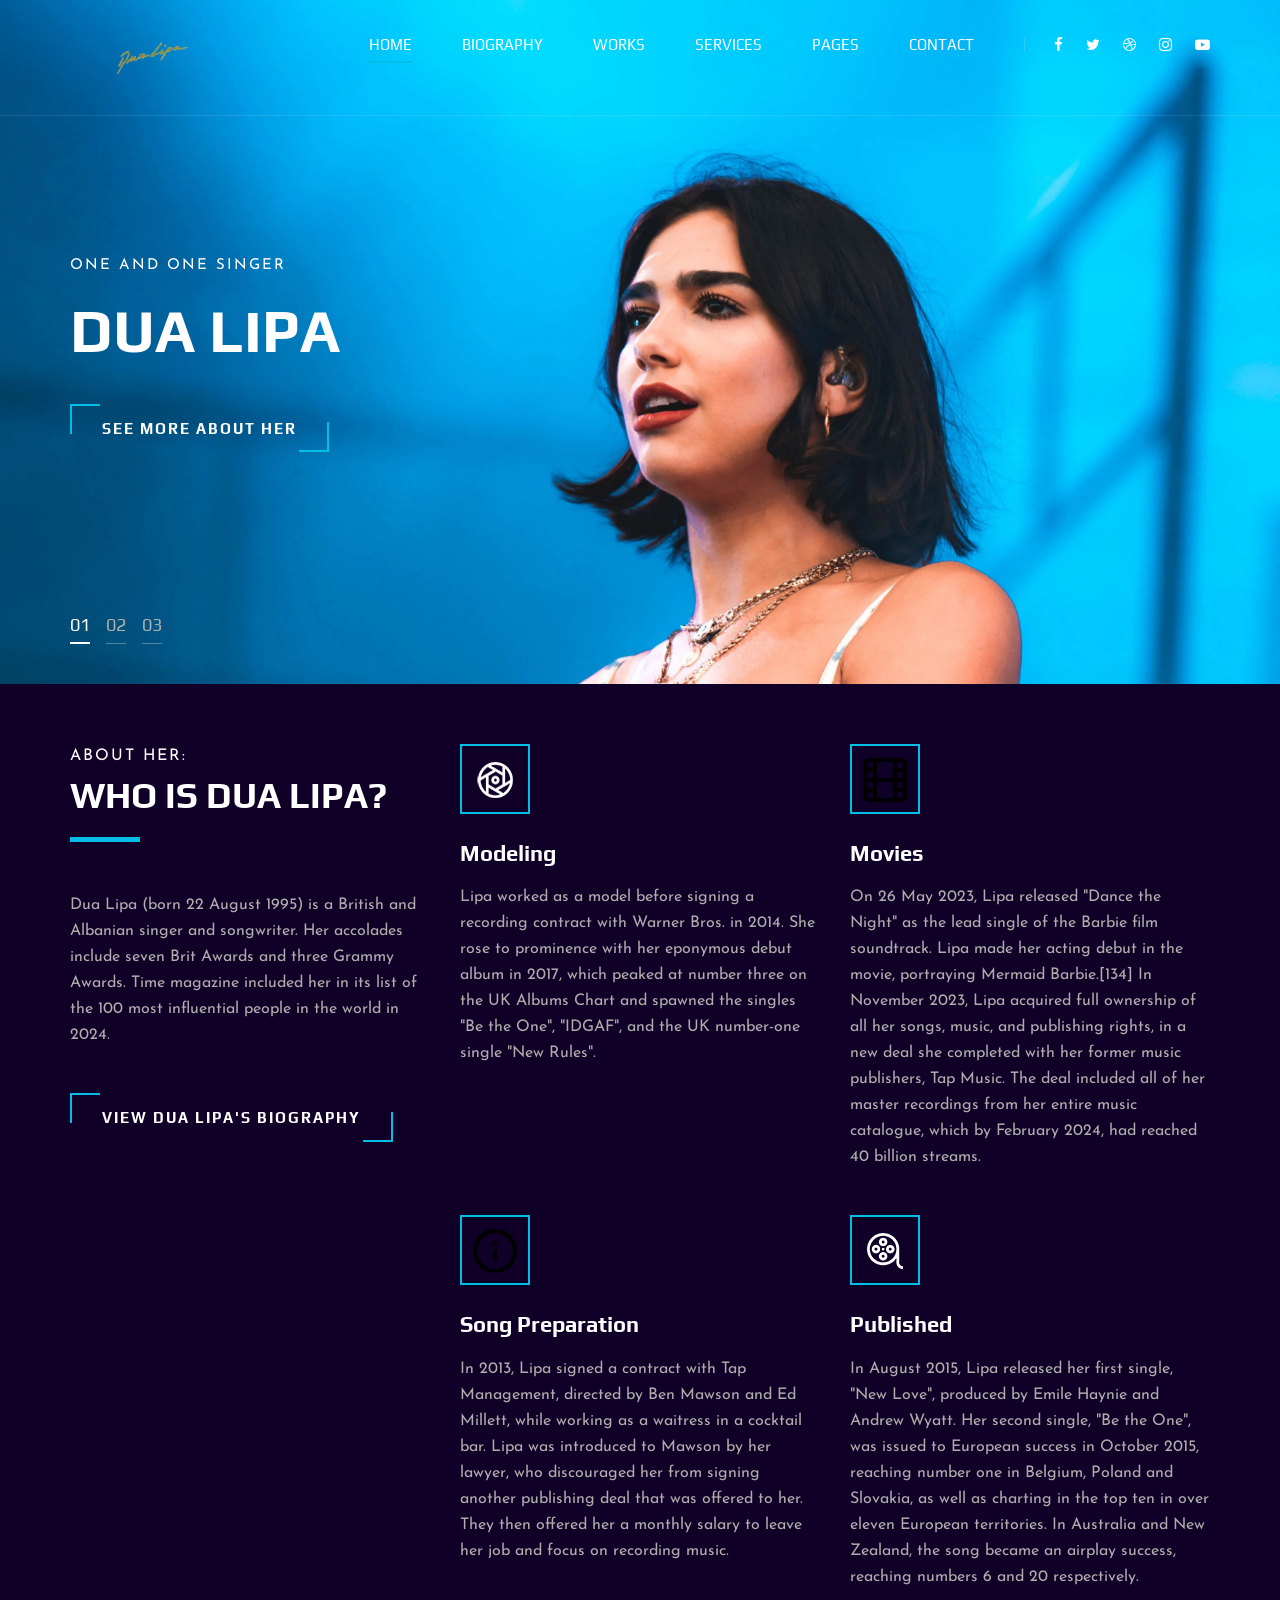
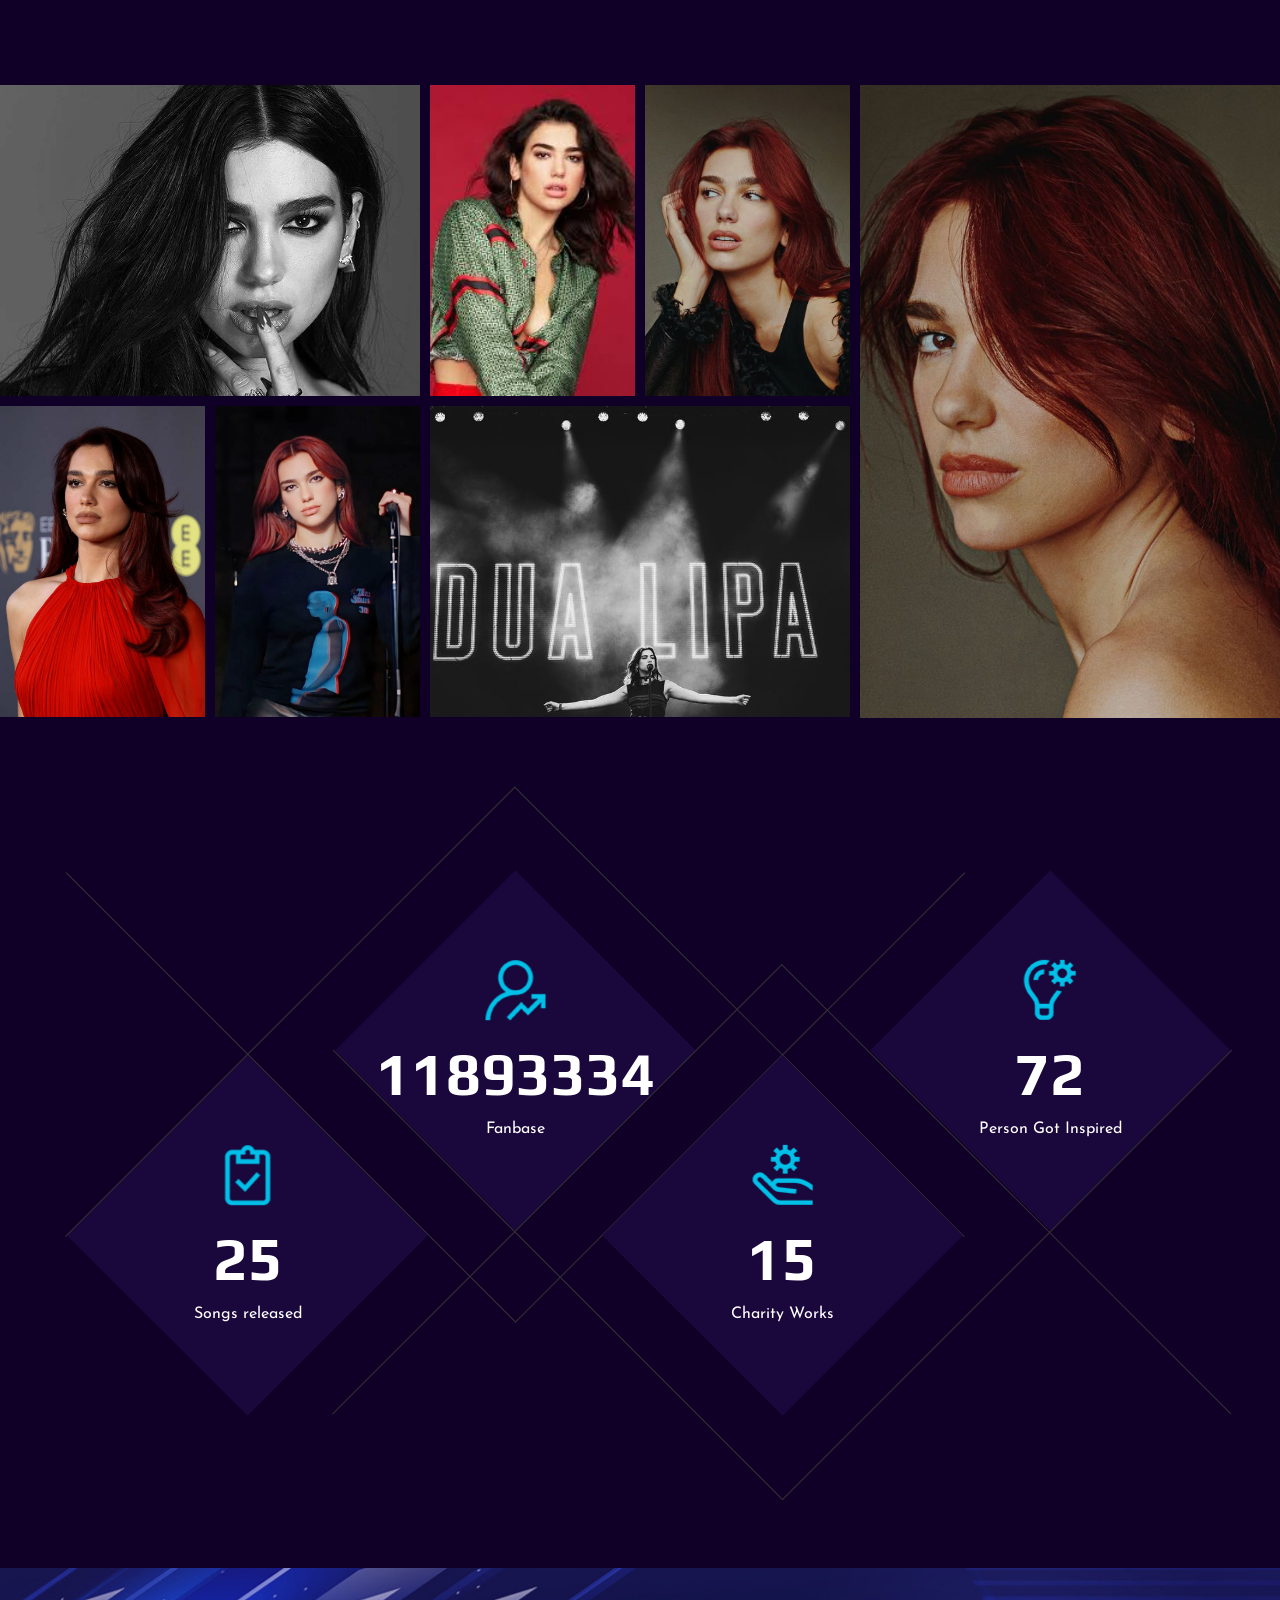
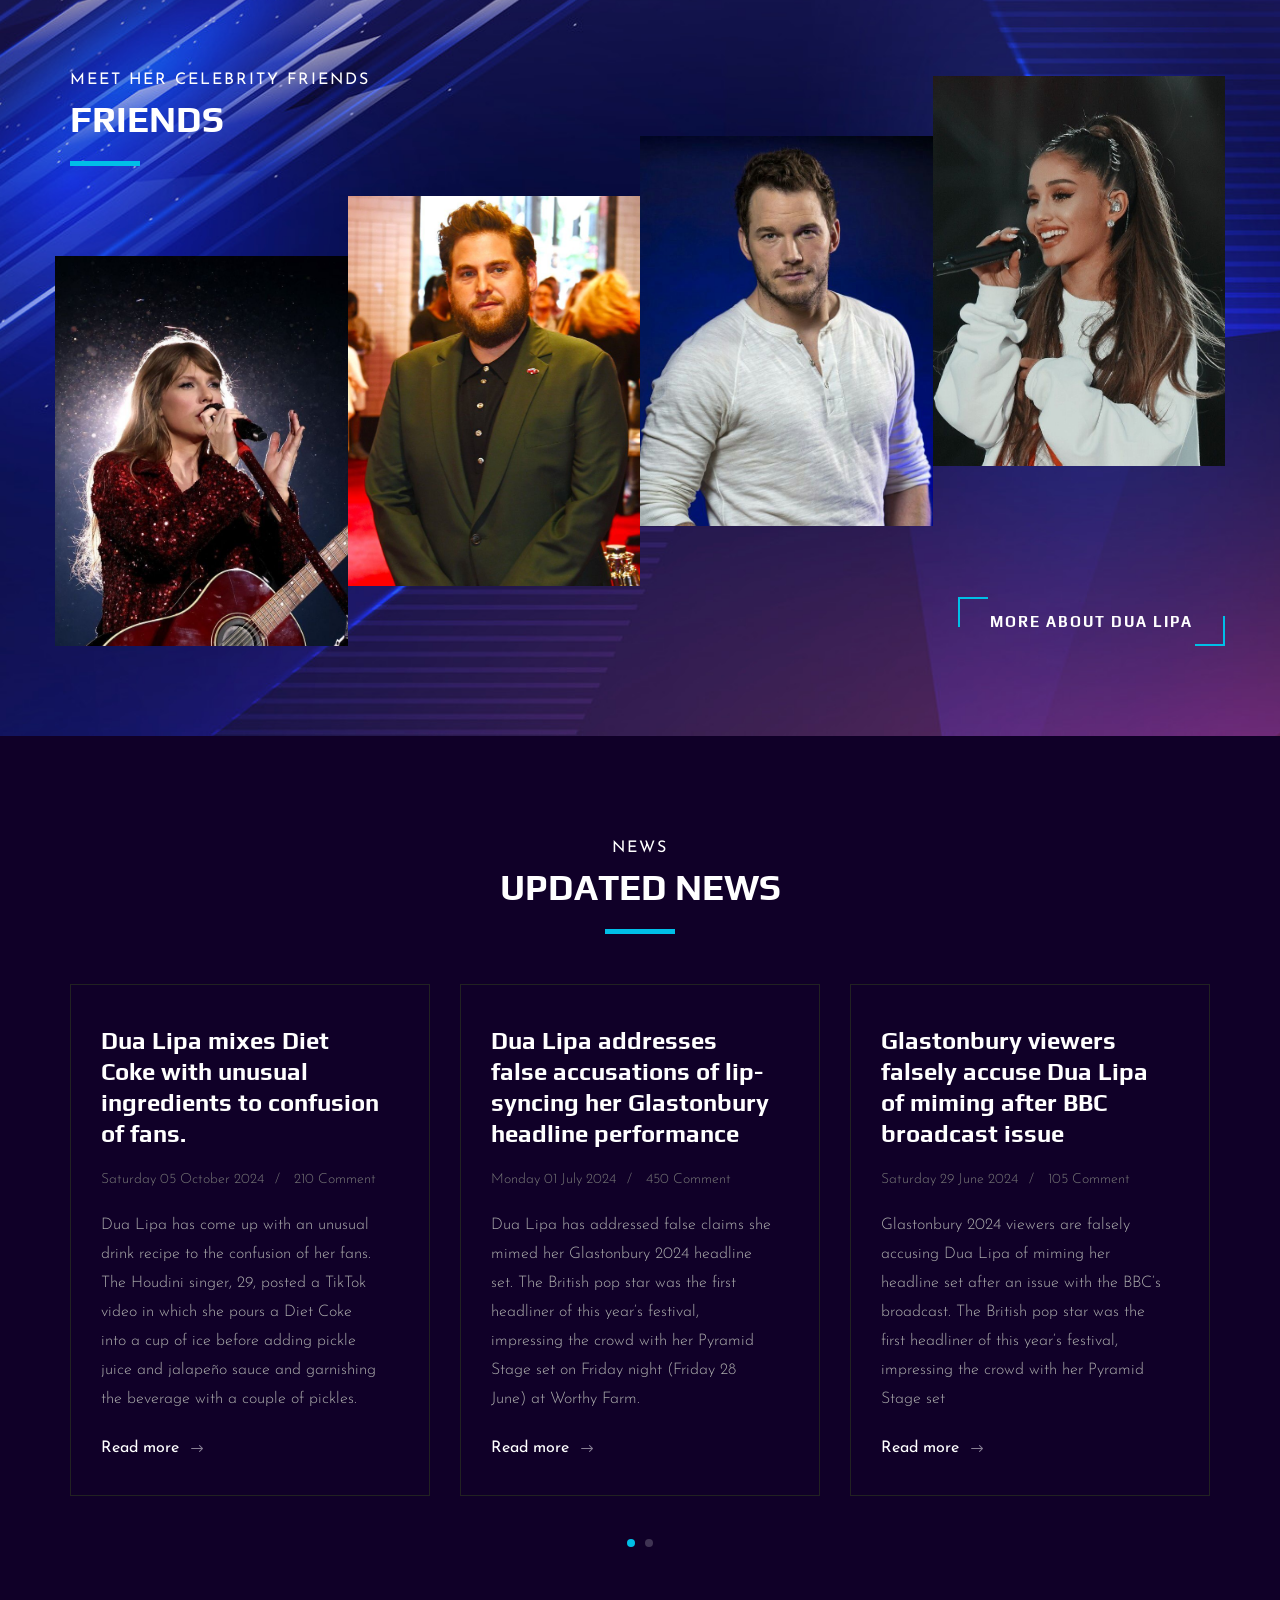
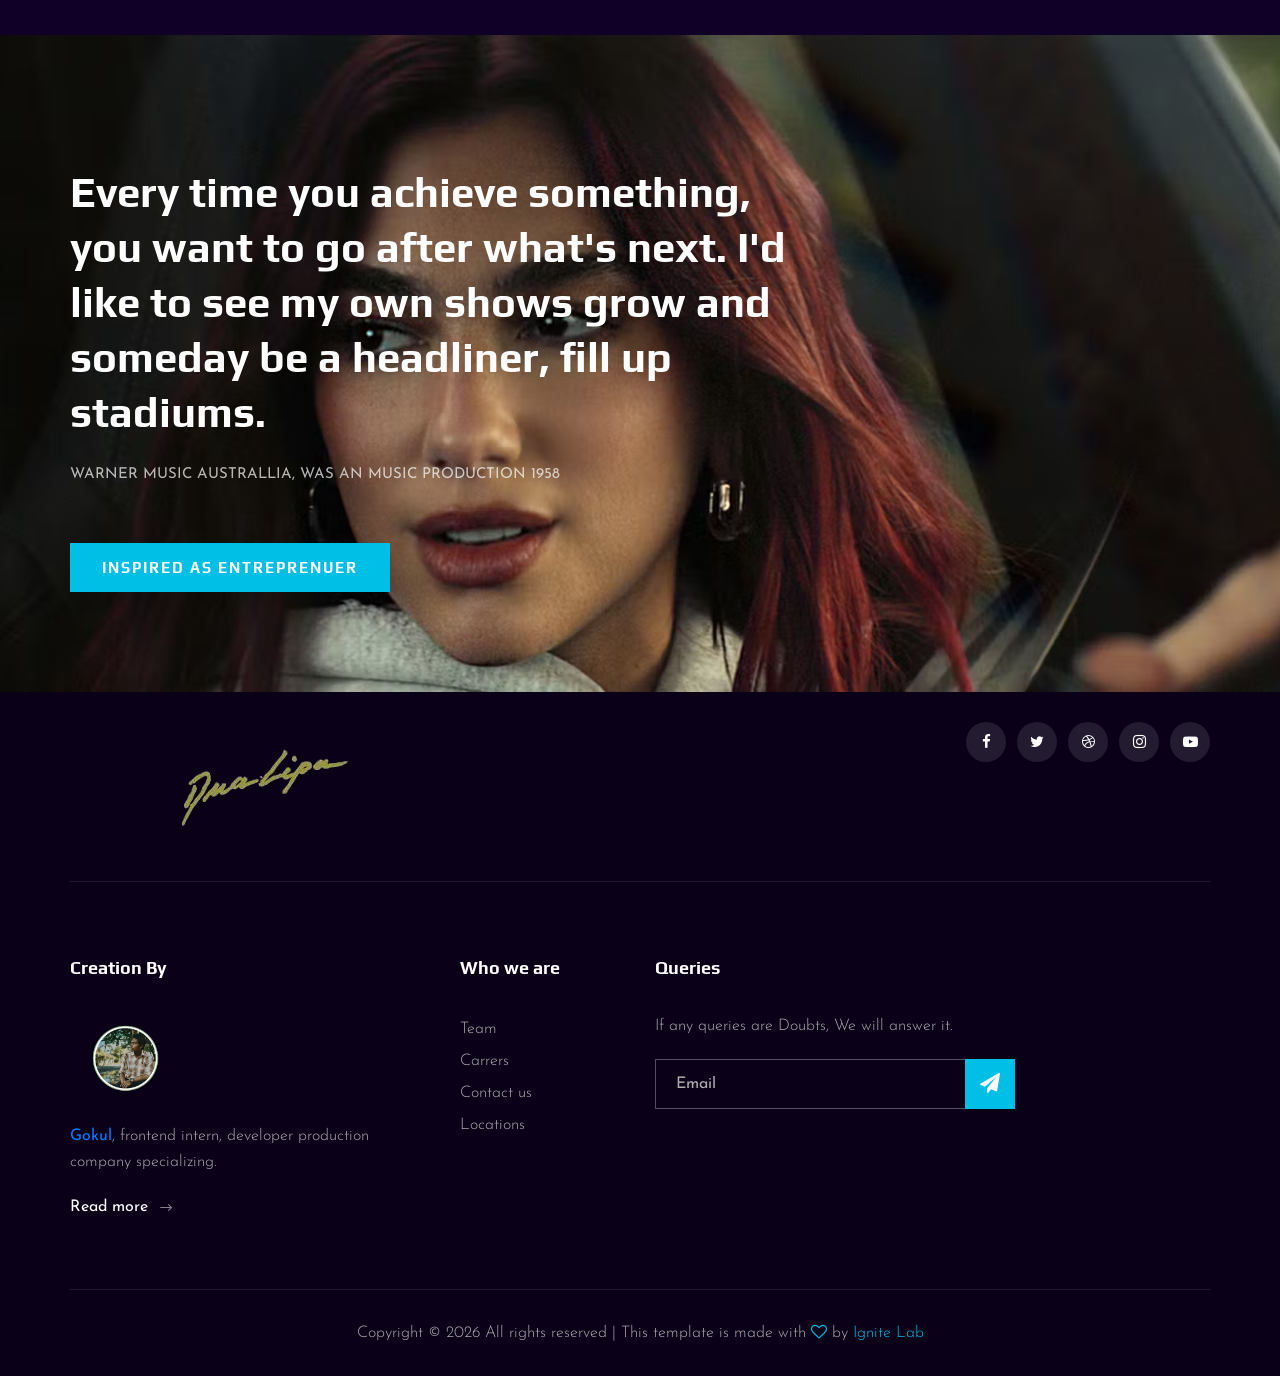
<file: index.html>
<!DOCTYPE html>
<html lang="zxx">

<head>
    <meta charset="UTF-8">
    <meta name="description" content="Videograph Template">
    <meta name="keywords" content="Videograph, unica, creative, html">
    <meta name="viewport" content="width=device-width, initial-scale=1.0">
    <meta http-equiv="X-UA-Compatible" content="ie=edge">
    <title>Dua Lipa</title>
    <link rel="icon" type="image/x-icon" href="img/title.png">

    <!-- Google Font -->
    <link href="https://fonts.googleapis.com/css2?family=Play:wght@400;700&display=swap" rel="stylesheet">
    <link href="https://fonts.googleapis.com/css2?family=Josefin+Sans:wght@300;400;500;600;700&display=swap"
        rel="stylesheet">

    <!-- Css Styles -->
    <link rel="stylesheet" href="css/bootstrap.min.css" type="text/css">
    <link rel="stylesheet" href="css/font-awesome.min.css" type="text/css">
    <link rel="stylesheet" href="css/elegant-icons.css" type="text/css">
    <link rel="stylesheet" href="css/owl.carousel.min.css" type="text/css">
    <link rel="stylesheet" href="css/magnific-popup.css" type="text/css">
    <link rel="stylesheet" href="css/slicknav.min.css" type="text/css">
    <link rel="stylesheet" href="css/style.css" type="text/css">
</head>

<body>
    <!-- Page Preloder -->
    <div id="preloder">
        <div class="loader"></div>
    </div>

    <!-- Header Section Begin -->
    <header class="header">
        <div class="container">
            <div class="row">
                <div class="col-lg-2">
                    <div class="header__logo">
                        <a href="./index.html"><img src="img/logo.png" alt=""></a>
                    </div>
                </div>
                <div class="col-lg-10">
                    <div class="header__nav__option">
                        <nav class="header__nav__menu mobile-menu">
                            <ul>
                                <li class="active"><a href="./index.html">Home</a></li>
                                <li><a href="./about.html">Biography</a></li>
                                <li><a href="./portfolio.html">Works</a></li>
                                <li><a href="./services.html">Services</a></li>
                                <li><a href="#">Pages</a>
                                    <ul class="dropdown">
                                        <li><a href="./about.html">Biography</a></li>
                                        <li><a href="./portfolio.html">Works</a></li>
                                        <li><a href="./blog-details.html">Author</a></li>
                                        <li><a href="./services.html">More</a></li>
                                    </ul>
                                </li>
                                <li><a href="./contact.html">Contact</a></li>
                            </ul>
                        </nav>
                        <div class="header__nav__social">
                            <a href="https://www.facebook.com/DuaLipa/"><i class="fa fa-facebook"></i></a>
                            <a href="https://twitter.com/DUALIPA?ref_src=twsrc%5Egoogle%7Ctwcamp%5Eserp%7Ctwgr%5Eauthor"><i class="fa fa-twitter"></i></a>
                            <a href="https://dribbble.com/tags/dua-lipa"><i class="fa fa-dribbble"></i></a>
                            <a href="https://www.instagram.com/dualipa/"><i class="fa fa-instagram"></i></a>
                            <a href="https://www.youtube.com/channel/UC-J-KZfRV8c13fOCkhXdLiQ"><i class="fa fa-youtube-play"></i></a>
                        </div>
                    </div>
                </div>
            </div>
            <div id="mobile-menu-wrap"></div>
        </div>
    </header>
    <!-- Header End -->

    <!-- Hero Section Begin -->
    <section class="hero">
        <div class="hero__slider owl-carousel">
            <div class="hero__item set-bg" data-setbg="img/hero/hero-1.jpg">
                <div class="container">
                    <div class="row">
                        <div class="col-lg-6">
                            <div class="hero__text">
                                <span>One and One singer</span>
                                <h2>Dua Lipa</h2>
                                <a href="#about-section" target="_parent" class="primary-btn">See more about her</a>
                            </div>
                        </div>
                    </div>
                </div>
            </div>
            <div class="hero__item set-bg" data-setbg="img/hero/hero-1.jpg">
                <div class="container">
                    <div class="row">
                        <div class="col-lg-6">
                            <div class="hero__text">
                                <span>If I wasn't a singer, I would be a fairy princess.</span>
                                <h2>Dua Lipa</h2>
                                <a href="#" class="primary-btn">See more about her</a>
                            </div>
                        </div>
                    </div>
                </div>
            </div>
            <div class="hero__item set-bg" data-setbg="img/hero/hero-1.jpg">
                <div class="container">
                    <div class="row">
                        <div class="col-lg-6">
                            <div class="hero__text">
                                <span>I'm learning to accept myself. I'm still in the process of learning to love who I am. And it's been really refreshing and really nice to be able to do that and be okay. I think my fans have brought that out in me.</span>
                                <h2>Dua Lipa</h2>
                                <a href="#" class="primary-btn">See more about her</a>
                            </div>
                        </div>
                    </div>
                </div>
            </div>
        </div>
    </section>
    <!-- Hero Section End -->

    <!-- Services Section Begin -->
    <section class="services spad">
        <div class="container">
            <div class="row">
                <div class="col-lg-4">
                    <div class="services__title">
                        <div class="section-title">
                            <span>About Her:</span>
                            <h2>Who is Dua Lipa?</h2>
                        </div>
                        <p>Dua Lipa (born 22 August 1995) is a British and Albanian singer and songwriter. Her accolades include seven Brit Awards and three Grammy Awards. Time magazine included her in its list of the 100 most influential people in the world in 2024.</p>
                        <a href="./about.html" class="primary-btn">View Dua Lipa's Biography</a>
                    </div>
                </div>
                <div class="col-lg-8">
                    <div class="row">
                        <div class="col-lg-6 col-md-6 col-sm-6">
                            <div class="services__item">
                                <div class="services__item__icon">
                                    <img src="img/icons/si-1.png" alt="">
                                </div>
                                <h4>Modeling</h4>
                                <p>Lipa worked as a model before signing a recording contract with Warner Bros. in 2014. She rose to prominence with her eponymous debut album in 2017, which peaked at number three on the UK Albums Chart and spawned the singles "Be the One", "IDGAF", and the UK number-one single "New Rules".</p>
                            </div>
                        </div>
                        <div class="col-lg-6 col-md-6 col-sm-6">
                            <div class="services__item">
                                <div class="services__item__icon">
                                    <img src="img/icons/si-2.png" alt="">
                                </div>
                                <h4>Movies</h4>
                                <p>On 26 May 2023, Lipa released "Dance the Night" as the lead single of the Barbie film soundtrack. Lipa made her acting debut in the movie, portraying Mermaid Barbie.[134] In November 2023, Lipa acquired full ownership of all her songs, music, and publishing rights, in a new deal she completed with her former music publishers, Tap Music. The deal included all of her master recordings from her entire music catalogue, which by February 2024, had reached 40 billion streams.</p>
                            </div>
                        </div>
                        <div class="col-lg-6 col-md-6 col-sm-6">
                            <div class="services__item">
                                <div class="services__item__icon">
                                    <img src="img/icons/si-3.png" alt="">
                                </div>
                                <h4>Song Preparation</h4>
                                <p>In 2013, Lipa signed a contract with Tap Management, directed by Ben Mawson and Ed Millett, while working as a waitress in a cocktail bar. Lipa was introduced to Mawson by her lawyer, who discouraged her from signing another publishing deal that was offered to her. They then offered her a monthly salary to leave her job and focus on recording music.</p>
                            </div>
                        </div>
                        <div class="col-lg-6 col-md-6 col-sm-6">
                            <div class="services__item">
                                <div class="services__item__icon">
                                    <img src="img/icons/si-4.png" alt="">
                                </div>
                                <h4>Published</h4>
                                <p>In August 2015, Lipa released her first single, "New Love", produced by Emile Haynie and Andrew Wyatt. Her second single, "Be the One", was issued to European success in October 2015, reaching number one in Belgium, Poland and Slovakia, as well as charting in the top ten in over eleven European territories. In Australia and New Zealand, the song became an airplay success, reaching numbers 6 and 20 respectively.</p>
                            </div>
                        </div>
                    </div>
                </div>
            </div>
        </div>
    </section>
    <!-- Services Section End -->

    <!-- Work Section Begin -->
    <section class="work">
        <div class="work__gallery">
            <div class="grid-sizer"></div>
            <div class="work__item wide__item set-bg" data-setbg="img/work/work-1.jpg">
                <div class="work__item__hover">
                    <h4>Passion of Her</h4>
                    <ul>
                        <li>Photoshoot</li>
                        <li>@dualipa</li>
                    </ul>
                </div>
            </div>
            <div class="work__item small__item set-bg" data-setbg="img/work/work-2.jpg">
            </div>
            <div class="work__item small__item set-bg" data-setbg="img/work/work-3.jpg">
            </div>
            <div class="work__item large__item set-bg" data-setbg="img/work/work-4.jpg">
                <div class="work__item__hover">
                    <h4>Courage and Honor</h4>
                    <ul>
                        <li>Photoshoot</li>
                        <li>@dualipa</li>
                    </ul>
                </div>
            </div>
            <div class="work__item small__item set-bg" data-setbg="img/work/work-5.jpg">
            </div>
            <div class="work__item small__item set-bg" data-setbg="img/work/work-6.jpg">
            </div>
            <div class="work__item wide__item set-bg" data-setbg="img/work/work-7.jpg">
                <div class="work__item__hover">
                    <h4>Don't let fear of failure hold you back.</h4>
                    <ul>
                        <li>Speech</li>
                        <li>@dualipa</li>
                    </ul>
                </div>
            </div>
        </div>
    </section>
    <!-- Work Section End -->

    <!-- Counter Section Begin -->
    <section class="counter">
        <div class="container">
            <div class="counter__content">
                <div class="row">
                    <div class="col-lg-3 col-md-6 col-sm-6">
                        <div class="counter__item">
                            <div class="counter__item__text">
                                <img src="img/icons/ci-1.png" alt="">
                                <h2 class="counter_num">34</h2>
                                <p>Songs released</p>
                            </div>
                        </div>
                    </div>
                    <div class="col-lg-3 col-md-6 col-sm-6">
                        <div class="counter__item second__item">
                            <div class="counter__item__text">
                                <img src="img/icons/ci-2.png" alt="">
                                <h2 class="counter_num">16666666</h2>
                                <p>Fanbase</p>
                            </div>
                        </div>
                    </div>
                    <div class="col-lg-3 col-md-6 col-sm-6">
                        <div class="counter__item third__item">
                            <div class="counter__item__text">
                                <img src="img/icons/ci-3.png" alt="">
                                <h2 class="counter_num">20</h2>
                                <p>Charity Works</p>
                            </div>
                        </div>
                    </div>
                    <div class="col-lg-3 col-md-6 col-sm-6">
                        <div class="counter__item four__item">
                            <div class="counter__item__text">
                                <img src="img/icons/ci-4.png" alt="">
                                <h2 class="counter_num">100</h2>
                                <p>Person Got Inspired</p>
                            </div>
                        </div>
                    </div>
                </div>
            </div>
        </div>
    </section>
    <!-- Counter Section End -->

    <!-- Team Section Begin -->
    <section class="team spad set-bg" data-setbg="img/team-bg.jpg">
        <div class="container">
            <div class="row">
                <div class="col-lg-12">
                    <div class="section-title team__title">
                        <span>Meet her celebrity friends</span>
                        <h2>Friends</h2>
                    </div>
                </div>
            </div>
            <div class="row">
                <div class="col-lg-3 col-md-6 col-sm-6 p-0">
                    <div class="team__item set-bg" data-setbg="img/team/team-1.jpg">
                        <div class="team__item__text">
                            <h4>Taylor Swift</h4>
                            <p>Singer</p>
                            <div class="team__item__social">
                                <a href="https://www.facebook.com/TaylorSwift/"><i class="fa fa-facebook"></i></a>
                                <a href="https://twitter.com/taylorswift13?lang=en"><i class="fa fa-twitter"></i></a>
                                <a href="https://dribbble.com/tags/taylor-swift"><i class="fa fa-dribbble"></i></a>
                                <a href="https://www.instagram.com/taylorswift/?hl=en"><i class="fa fa-instagram"></i></a>
                            </div>
                        </div>
                    </div>
                </div>
                <div class="col-lg-3 col-md-6 col-sm-6 p-0">
                    <div class="team__item team__item--second set-bg" data-setbg="img/team/team-2.jpg">
                        <div class="team__item__text">
                            <h4>Jonah Hill</h4>
                            <p>Actor</p>
                            <div class="team__item__social">
                                <a href="https://www.facebook.com/JonahHill/"><i class="fa fa-facebook"></i></a>
                                <a href="https://twitter.com/jonah_hilll?lang=en"><i class="fa fa-twitter"></i></a>
                                <a href="https://dribbble.com/tags/jonah-hill"><i class="fa fa-dribbble"></i></a>
                                <a href="https://www.instagram.com/jonahfits/?hl=en"><i class="fa fa-instagram"></i></a>
                            </div>
                        </div>
                    </div>
                </div>
                <div class="col-lg-3 col-md-6 col-sm-6 p-0">
                    <div class="team__item team__item--third set-bg" data-setbg="img/team/team-3.jpg">
                        <div class="team__item__text">
                            <h4>Chris Pratt</h4>
                            <p>Actor</p>
                            <div class="team__item__social">
                                <a href="https://www.facebook.com/PrattPrattPratt/"><i class="fa fa-facebook"></i></a>
                                <a href="https://twitter.com/prattprattpratt?lang=en"><i class="fa fa-twitter"></i></a>
                                <a href="https://dribbble.com/prattprattpratt"><i class="fa fa-dribbble"></i></a>
                                <a href="https://www.instagram.com/prattprattpratt/?hl=en"><i class="fa fa-instagram"></i></a>
                            </div>
                        </div>
                    </div>
                </div>
                <div class="col-lg-3 col-md-6 col-sm-6 p-0">
                    <div class="team__item team__item--four set-bg" data-setbg="img/team/team-4.jpg">
                        <div class="team__item__text">
                            <h4>Ariana Grande</h4>
                            <p>Singer</p>
                            <div class="team__item__social">
                                <a href="https://www.facebook.com/arianagrande/"><i class="fa fa-facebook"></i></a>
                                <a href="https://twitter.com/ArianaGrande?"><i class="fa fa-twitter"></i></a>
                                <a href="https://dribbble.com/search/ariana-grande"><i class="fa fa-dribbble"></i></a>
                                <a href="https://www.instagram.com/arianagrande/?hl=en"><i class="fa fa-instagram"></i></a>
                            </div>
                        </div>
                    </div>
                </div>
                <div class="col-lg-12 p-0">
                    <div class="team__btn">
                        <a href="./about.html" class="primary-btn">More About Dua Lipa</a>
                    </div>
                </div>
            </div>
        </div>
    </section>
    <!-- Team Section End -->

    <!-- Latest Blog Section Begin -->
    <section class="latest spad">
        <div class="container">
            <div class="row">
                <div class="col-lg-12">
                    <div class="section-title center-title">
                        <span>News</span>
                        <h2>Updated News</h2>
                    </div>
                </div>
            </div>
            <div class="row">
                <div class="latest__slider owl-carousel">
                    <div class="col-lg-4">
                        <div class="blog__item latest__item">
                            <h4>Dua Lipa mixes Diet Coke with unusual ingredients to confusion of fans.</h4>
                            <ul>
                                <li>Saturday 05 October 2024</li>
                                <li>210 Comment</li>
                            </ul>
                            <p>Dua Lipa has come up with an unusual drink recipe to the confusion of her fans.

                                The Houdini singer, 29, posted a TikTok video in which she pours a Diet Coke into a cup of ice before adding pickle juice and jalapeño sauce and garnishing the beverage with a couple of pickles.</p>
                            <a href="#">Read more <span class="arrow_right"></span></a>
                        </div>
                    </div>
                    <div class="col-lg-4">
                        <div class="blog__item latest__item">
                            <h4>Dua Lipa addresses false accusations of lip-syncing her Glastonbury headline performance</h4>
                            <ul>
                                <li>Monday 01 July 2024</li>
                                <li>450 Comment</li>
                            </ul>
                            <p>Dua Lipa has addressed false claims she mimed her Glastonbury 2024 headline set.

                                The British pop star was the first headliner of this year’s festival, impressing the crowd with her Pyramid Stage set on Friday night (Friday 28 June) at Worthy Farm.</p>
                            <a href="#">Read more <span class="arrow_right"></span></a>
                        </div>
                    </div>
                    <div class="col-lg-4">
                        <div class="blog__item latest__item">
                            <h4>Glastonbury viewers falsely accuse Dua Lipa of miming after BBC broadcast issue</h4>
                            <ul>
                                <li>Saturday 29 June 2024</li>
                                <li>105 Comment</li>
                            </ul>
                            <p>Glastonbury 2024 viewers are falsely accusing Dua Lipa of miming her headline set after an issue with the BBC’s broadcast.

                                The British pop star was the first headliner of this year’s festival, impressing the crowd with her Pyramid Stage set</p>
                            <a href="#">Read more <span class="arrow_right"></span></a>
                        </div>
                    </div>
                    <div class="col-lg-4">
                        <div class="blog__item latest__item">
                            <h4>Dua Lipa speaks out on "humiliating" experience after viral meme of her dancing</h4>
                            <ul>
                                <li>Saturday 04 May 2024</li>
                                <li>325 Comment</li>
                            </ul>
                            <p>Dua Lipa has spoken out about the “humiliating” experience of being turned into a meme for her dancing on social media.

                                A clip of the singer performing at one of her 2017 concerts became a viral video, with fans likening her motions to a pencil in a “pencil sharpener”.</p>
                            <a href="#">Read more <span class="arrow_right"></span></a>
                        </div>
                    </div>
                </div>
            </div>
        </div>
    </section>
    <!-- Latest Blog Section End -->

    <!-- Call To Action Section Begin -->
    <section class="callto spad set-bg" data-setbg="img/callto-bg.jpg">
        <div class="container">
            <div class="row">
                <div class="col-lg-8">
                    <div class="callto__text">
                        <h2>Every time you achieve something, you want to go after what's next. I'd like to see my own shows grow and someday be a headliner, fill up stadiums.</h2>
                        <p>Warner music australlia, Was an Music Production 1958</p>
                        <a href="./services.html">inspired as entreprenuer</a>
                    </div>
                </div>
            </div>
        </div>
    </section>
    <!-- Call To Action Section End -->

    <!-- Footer Section Begin -->
    <footer class="footer">
        <div class="container">
            <div class="footer__top">
                <div class="row">
                    <div class="col-lg-6 col-md-6">
                        <div class="footer__top__logo">
                            <a href="#"><img src="img/logo.png" alt=""></a>
                        </div>
                    </div>
                    <div class="col-lg-6 col-md-6">
                        <div class="footer__top__social">
                            <a href="https://www.facebook.com/DuaLipa/"><i class="fa fa-facebook"></i></a>
                            <a href="https://twitter.com/DUALIPA?ref_src=twsrc%5Egoogle%7Ctwcamp%5Eserp%7Ctwgr%5Eauthor"><i class="fa fa-twitter"></i></a>
                            <a href="https://dribbble.com/tags/dua-lipa"><i class="fa fa-dribbble"></i></a>
                            <a href="https://www.instagram.com/dualipa/"><i class="fa fa-instagram"></i></a>
                            <a href="https://www.youtube.com/channel/UC-J-KZfRV8c13fOCkhXdLiQ"><i class="fa fa-youtube-play"></i></a>
                        </div>
                    </div>
                </div>
            </div>
            <div class="footer__option">
                <div class="row">
                    <div class="col-lg-4 col-md-6 col-sm-6">
                        <div class="footer__option__item">
                            <h5>Creation By</h5>
                            <div class="avatar">
                                <img src="img/pp.png" width="110" height="110" style="padding: 20px; position: relative; bottom: 10px;" >
                            </div>
                            <p><strong><span><a href="blog-details.html">Gokul</a></span></strong>, frontend intern, developer
                                production company specializing.</p>
                            <a href="http://ignitelabs.in/gokul/" class="read__more">Read more <span class="arrow_right"></span></a>
                        </div>
                    </div>
                    <div class="col-lg-2 col-md-3 col-sm-3">
                        <div class="footer__option__item">
                            <h5>Who we are</h5>
                            <ul>
                                <li><a href="http://ignitelabs.in/">Team</a></li>
                                <li><a href="http://ignitelabs.in/">Carrers</a></li>
                                <li><a href="http://ignitelabs.in/">Contact us</a></li>
                                <li><a href="http://ignitelabs.in/">Locations</a></li>
                            </ul>
                        </div>
                    </div>
                    
                    <div class="col-lg-4 col-md-12">
                        <div class="footer__option__item">
                            <h5>Queries</h5>
                            <p>If any queries are Doubts, We will answer it.</p>
                            <form action="https://mail.google.com/mail/u/0/#inbox">
                                <input type="text" placeholder="Email">
                                <button type="submit"><i class="fa fa-send"></i></button>
                            </form>
                        </div>
                    </div>
                </div>
            </div>
            <div class="footer__copyright">
                <div class="row">
                    <div class="col-lg-12 text-center">
                        <!-- Link back to Colorlib can't be removed. Template is licensed under CC BY 3.0. -->
                        <p class="footer__copyright__text">Copyright &copy;
                            <script>
                                document.write(new Date().getFullYear());
                            </script>
                            All rights reserved | This template is made with <i class="fa fa-heart-o"
                                aria-hidden="true"></i> by <a href="http://ignitelabs.in/" target="_blank">Ignite Lab</a>
                        </p>
                        <!-- Link back to Colorlib can't be removed. Template is licensed under CC BY 3.0. -->
                    </div>
                </div>
            </div>
        </div>
    </footer>
    <!-- Footer Section End -->

    <!-- Js Plugins -->
    <script src="js/jquery-3.3.1.min.js"></script>
    <script src="js/bootstrap.min.js"></script>
    <script src="js/jquery.magnific-popup.min.js"></script>
    <script src="js/mixitup.min.js"></script>
    <script src="js/masonry.pkgd.min.js"></script>
    <script src="js/jquery.slicknav.js"></script>
    <script src="js/owl.carousel.min.js"></script>
    <script src="js/main.js"></script>
</body>

</html>
</file>
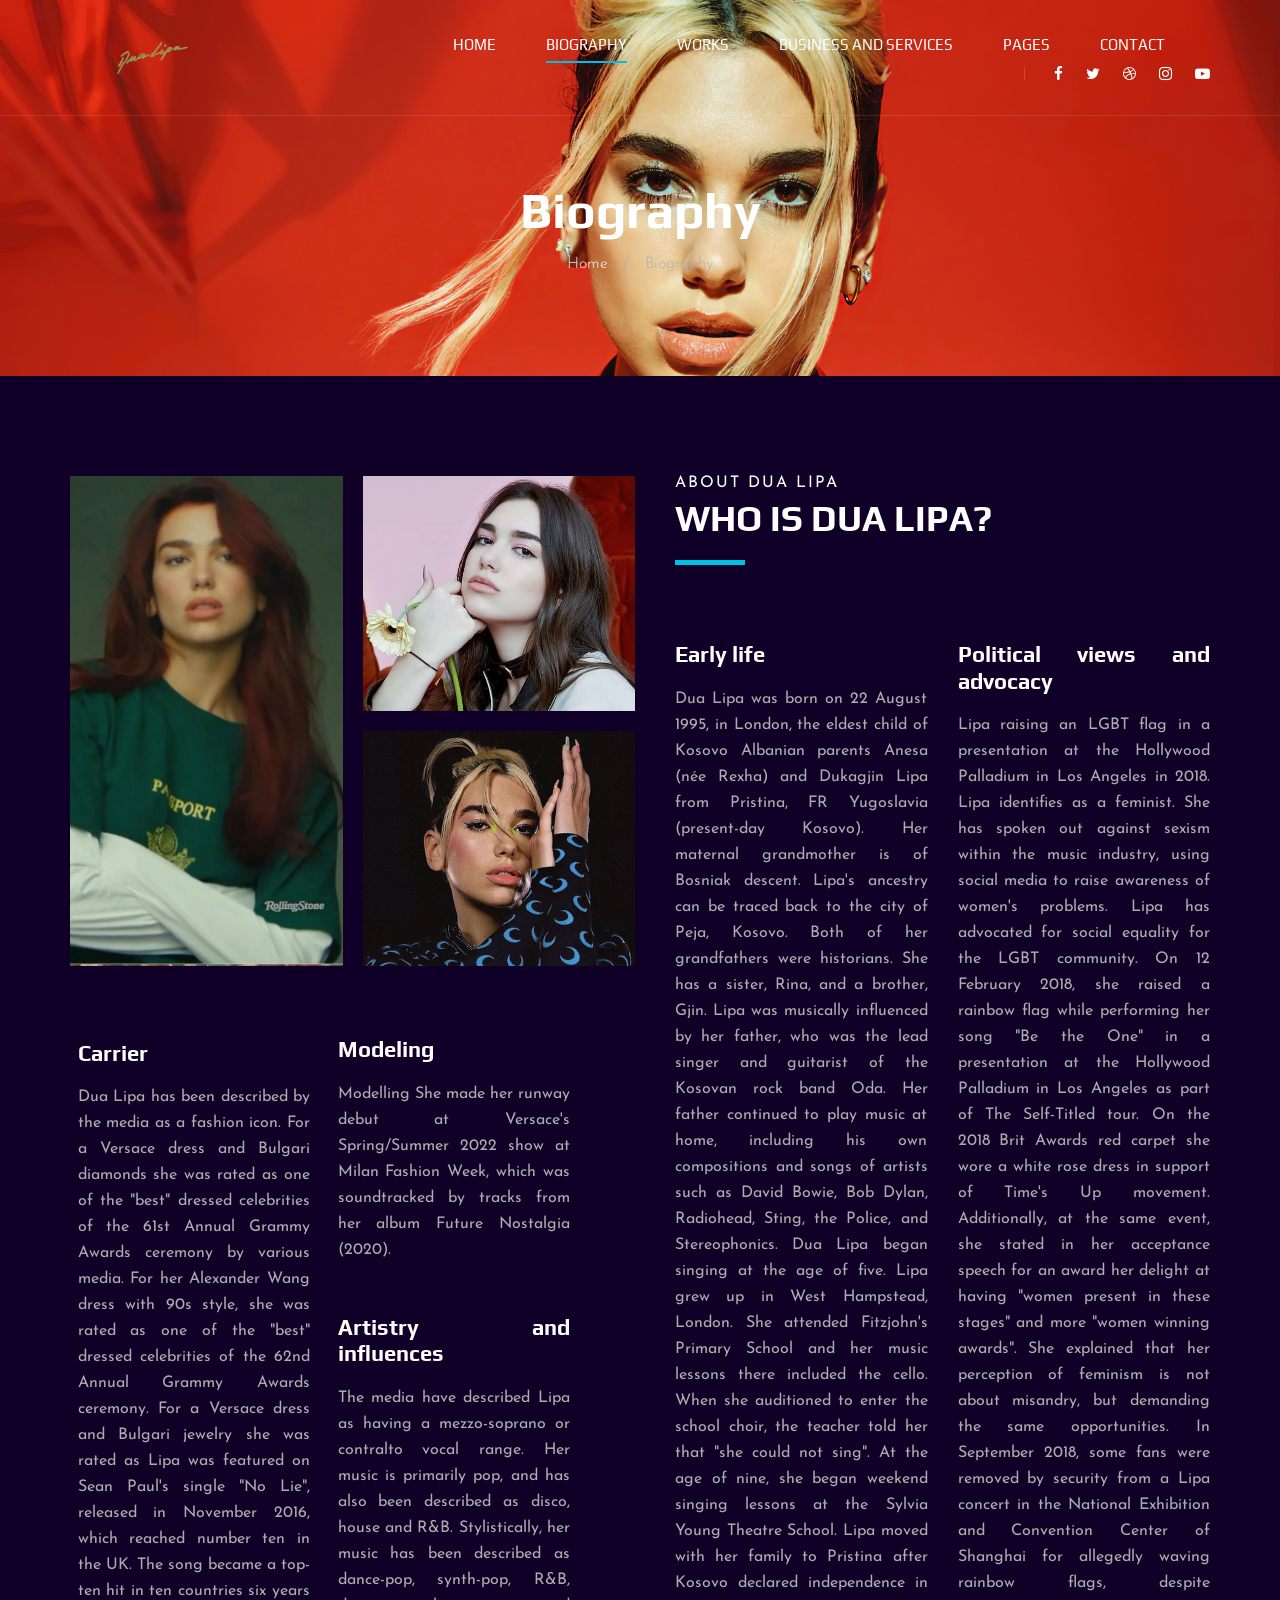
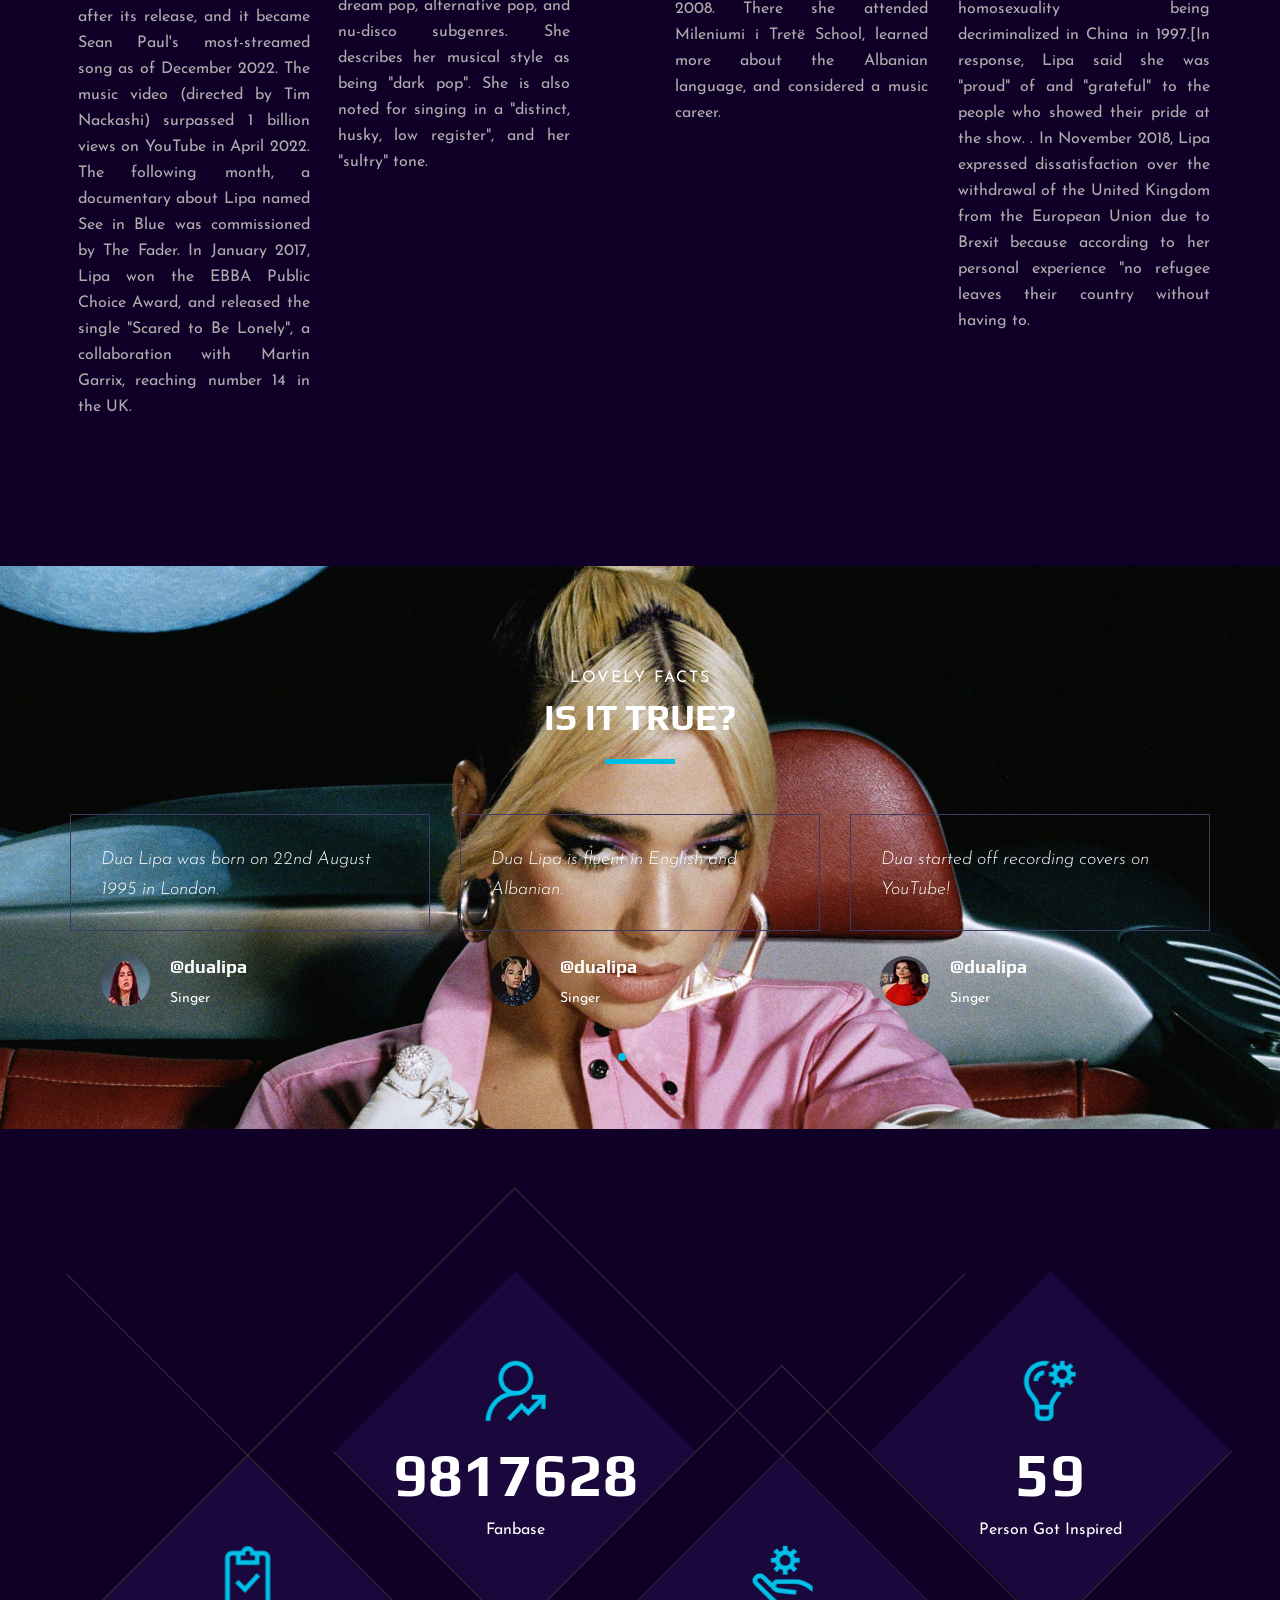
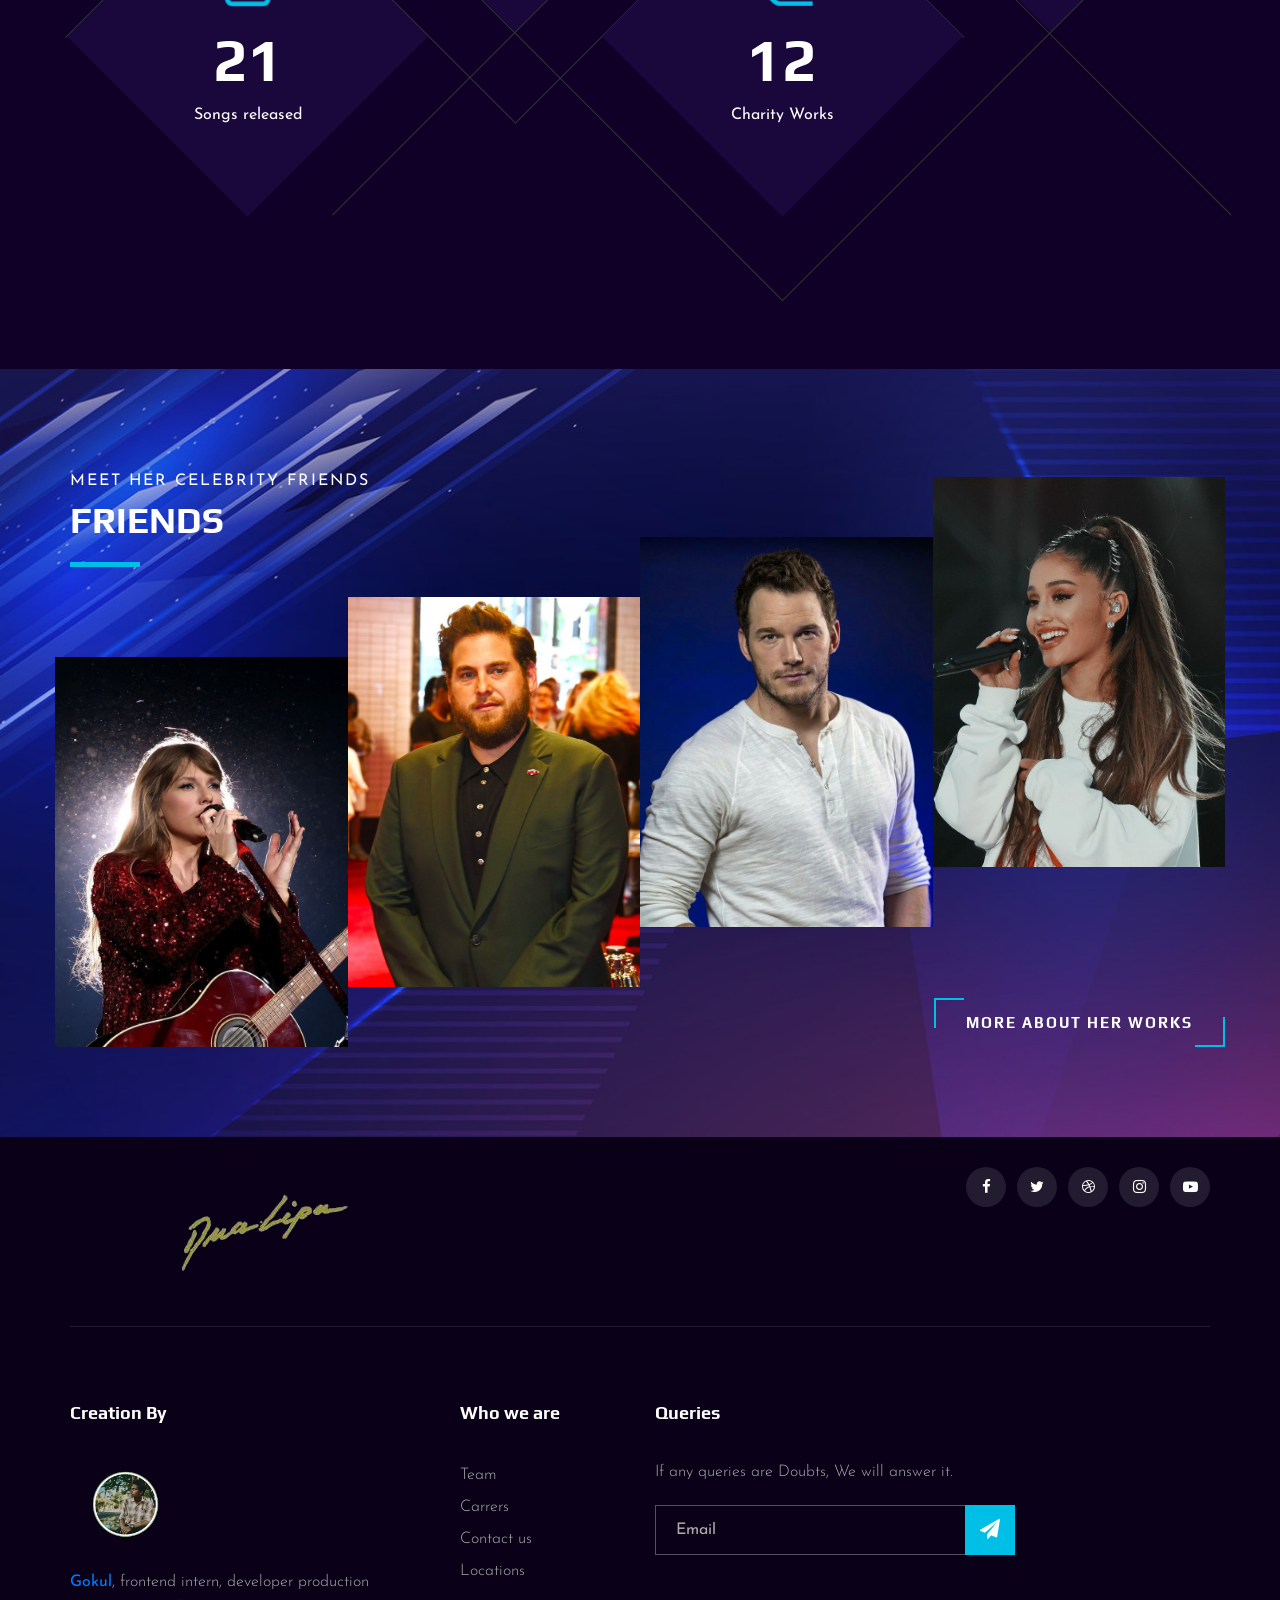
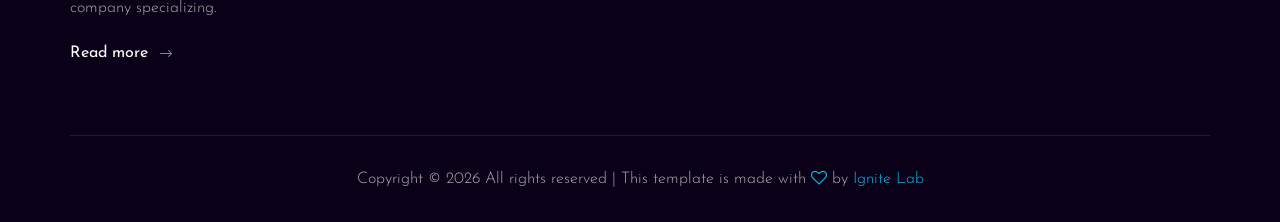
<file: about.html>
<!DOCTYPE html>
<html lang="zxx">

<head>
    <meta charset="UTF-8">
    <meta name="description" content="Videograph Template">
    <meta name="keywords" content="Videograph, unica, creative, html">
    <meta name="viewport" content="width=device-width, initial-scale=1.0">
    <meta http-equiv="X-UA-Compatible" content="ie=edge">
    <title>Dua Lipa | Biography</title>
    <link rel="icon" type="image/x-icon" href="img/title.png">

    <!-- Google Font -->
    <link href="https://fonts.googleapis.com/css2?family=Play:wght@400;700&display=swap" rel="stylesheet">
    <link href="https://fonts.googleapis.com/css2?family=Josefin+Sans:wght@300;400;500;600;700&display=swap"
        rel="stylesheet">

    <!-- Css Styles -->
    <link rel="stylesheet" href="css/bootstrap.min.css" type="text/css">
    <link rel="stylesheet" href="css/font-awesome.min.css" type="text/css">
    <link rel="stylesheet" href="css/elegant-icons.css" type="text/css">
    <link rel="stylesheet" href="css/owl.carousel.min.css" type="text/css">
    <link rel="stylesheet" href="css/magnific-popup.css" type="text/css">
    <link rel="stylesheet" href="css/slicknav.min.css" type="text/css">
    <link rel="stylesheet" href="css/style.css" type="text/css">
</head>

<body>
    <!-- Page Preloder -->
    <div id="preloder">
        <div class="loader"></div>
    </div>

    <!-- Header Section Begin -->
    <header class="header">
        <div class="container">
            <div class="row">
                <div class="col-lg-2">
                    <div class="header__logo">
                        <a href="./index.html"><img src="img/logo.png" alt=""></a>
                    </div>
                </div>
                <div class="col-lg-10">
                    <div class="header__nav__option">
                        <nav class="header__nav__menu mobile-menu">
                            <ul>
                                <li><a href="./index.html">Home</a></li>
                                <li class="active"><a href="./about.html">Biography</a></li>
                                <li><a href="./portfolio.html">Works</a></li>
                                <li><a href="./services.html">Business and Services</a></li>
                                <li><a href="#">Pages</a>
                                    <ul class="dropdown">
                                        <li><a href="./about.html">Biography</a></li>
                                        <li><a href="./portfolio.html">Works</a></li>
                                        <li><a href="./blog-details.html">Author</a></li>
                                        <li><a href="./services.html">More</a></li>
                                    </ul>
                                </li>
                                <li><a href="./contact.html">Contact</a></li>
                            </ul>
                        </nav>
                        <div class="header__nav__social">
                            <a href="https://www.facebook.com/DuaLipa/"><i class="fa fa-facebook"></i></a>
                            <a href="https://twitter.com/DUALIPA?ref_src=twsrc%5Egoogle%7Ctwcamp%5Eserp%7Ctwgr%5Eauthor"><i class="fa fa-twitter"></i></a>
                            <a href="https://dribbble.com/tags/dua-lipa"><i class="fa fa-dribbble"></i></a>
                            <a href="https://www.instagram.com/dualipa/"><i class="fa fa-instagram"></i></a>
                            <a href="https://www.youtube.com/channel/UC-J-KZfRV8c13fOCkhXdLiQ"><i class="fa fa-youtube-play"></i></a>
                        </div>
                    </div>
                </div>
            </div>
            <div id="mobile-menu-wrap"></div>
        </div>
    </header>
    <!-- Header End -->

    <!-- Breadcrumb Begin -->
    <div class="breadcrumb-option spad set-bg" data-setbg="img/breadcrumb-bg.jpg">
        <div class="container">
            <div class="row">
                <div class="col-lg-12 text-center">
                    <div class="breadcrumb__text">
                        <h2>Biography</h2>
                        <div class="breadcrumb__links">
                            <a href="index.html">Home</a>
                            <span>Biography</span>
                        </div>
                    </div>
                </div>
            </div>
        </div>
    </div>
    <!-- Breadcrumb End -->

    <!-- About Section Begin -->
    <section class="about spad">
        <div class="container">
            <div class="row">
                <div class="col-lg-6">
                    <div class="about__pic">
                        <div class="row">
                            <div class="col-lg-6 col-md-6 col-sm-6">
                                <div class="about__pic__item about__pic__item--large set-bg"
                                    data-setbg="img/about/about-1.jpg"></div>
                            </div>
                            <div class="col-lg-6 col-md-6 col-sm-6">
                                <div class="row">
                                    <div class="col-lg-12">
                                        <div class="about__pic__item set-bg" data-setbg="img/about/about-2.jpg"></div>
                                    </div>
                                    <div class="col-lg-12">
                                        <div class="about__pic__item set-bg" data-setbg="img/about/about-3.jpg"></div>
                                    </div>
                                </div>
                            </div>
                        </div>
                    </div>
                </div>
                <div class="col-lg-6">
                    <div class="about__text">
                        <div class="section-title">
                            <span>About Dua Lipa</span>
                            <h2>Who is Dua lipa?</h2>
                        </div>
                        <div class="row">
                            <div class="col-md-4 col-lg-6 col-sm-2">
                                <div class="services__item">
                                    <h4>Early life</h4>
                                    <p>Dua Lipa was born on 22 August 1995, in London, the eldest child of Kosovo Albanian parents Anesa (née Rexha) and Dukagjin Lipa from Pristina, FR Yugoslavia (present-day Kosovo). Her maternal grandmother is of Bosniak descent.
                                        Lipa's ancestry can be traced back to the city of Peja, Kosovo. Both of her grandfathers were historians. She has a sister, Rina, and a brother, Gjin. Lipa was musically influenced by her father, who was the lead singer and guitarist of the Kosovan rock band Oda. Her father continued to play music at home, including his own compositions and songs of artists such as David Bowie, Bob Dylan, Radiohead, Sting, the Police, and Stereophonics. Dua Lipa began singing at the age of five.
                                        Lipa grew up in West Hampstead, London. She attended Fitzjohn's Primary School and her music lessons there included the cello. When she auditioned to enter the school choir, the teacher told her that "she could not sing". At the age of nine, she began weekend singing lessons at the Sylvia Young Theatre School. Lipa moved with her family to Pristina after Kosovo declared independence in 2008. There she attended Mileniumi i Tretë School, learned more about the Albanian language, and considered a music career.
                                    </p>
                                </div>
                            </div>
                            <div class="col-md-4 col-lg-6 col-sm-2">
                                <div class="services__item">
                                    <h4>Political views and advocacy</h4>
                                    <p>Lipa raising an LGBT flag in a presentation at the Hollywood Palladium in Los Angeles in 2018. 
                                        Lipa identifies as a feminist. She has spoken out against sexism within the music industry, using social media to raise awareness of women's problems. Lipa has advocated for social equality for the LGBT community. On 12 February 2018, she raised a rainbow flag while performing her song "Be the One" in a presentation at the Hollywood Palladium in Los Angeles as part of The Self-Titled tour. On the 2018 Brit Awards red carpet she wore a white rose dress in support of Time's Up movement. Additionally, at the same event, she stated in her acceptance speech for an award her delight at having "women present in these stages" and more "women winning awards". She explained that her perception of feminism is not about misandry, but demanding the same opportunities. In September 2018, some fans were removed by security from a Lipa concert in the National Exhibition and Convention Center of Shanghai for allegedly waving rainbow flags, despite homosexuality being decriminalized in China in 1997.[In response, Lipa said she was "proud" of and "grateful" to the people who showed their pride at the show.
                                        .
                                        In November 2018, Lipa expressed dissatisfaction over the withdrawal of the United Kingdom from the European Union due to Brexit because according to her personal experience "no refugee leaves their country without having to.
                                    </p>
                            <div class="text">
                                    <h4>Carrier</h4>
                                     <p>Dua Lipa has been described by the media as a fashion icon. For a Versace dress and Bulgari diamonds she was rated as one of the "best" dressed celebrities of the 61st Annual Grammy Awards ceremony by various media. For her Alexander Wang dress with 90s style, she was rated as one of the "best" dressed celebrities of the 62nd Annual Grammy Awards ceremony. For a Versace dress and Bulgari jewelry she was rated as Lipa was featured on Sean Paul's single "No Lie", released in November 2016, which reached number ten in the UK. The song became a top-ten hit in ten countries six years after its release, and it became Sean Paul's most-streamed song as of December 2022. The music video (directed by Tim Nackashi) surpassed 1 billion views on YouTube in April 2022. The following month, a documentary about Lipa named See in Blue was commissioned by The Fader. In January 2017, Lipa won the EBBA Public Choice Award, and released the single "Scared to Be Lonely", a collaboration with Martin Garrix, reaching number 14 in the UK. </p>
                                    </div>
                            <div class="text1">
                                    <h4>Modeling</h4>
                                    <p>Modelling
                                        She made her runway debut at Versace's Spring/Summer 2022 show at Milan Fashion Week, which was soundtracked by tracks from her album Future Nostalgia (2020).
                                        </p>
                                    </div>
                            <div class="text2">
                                    <h4>Artistry and influences</h4>
                                    <p>The media have described Lipa as having a mezzo-soprano or contralto vocal range. Her music is primarily pop, and has also been described as disco, house and R&B. Stylistically, her music has been described as dance-pop, synth-pop, R&B, dream pop, alternative pop, and nu-disco subgenres. She describes her musical style as being "dark pop". She is also noted for singing in a "distinct, husky, low register", and her "sultry" tone.</p>
                                </div>
                            </div>
                        </div>
                    </div>
                </div>
            </div>
        </div>
    </section>
    <!-- About Section End -->

    <!-- Testimonial Section Begin -->
    <section class="testimonial spad set-bg" data-setbg="img/testimonial-bg.jpg">
        <div class="container">
            <div class="row">
                <div class="col-lg-12">
                    <div class="section-title center-title">
                        <span>Lovely Facts</span>
                        <h2>Is it True?</h2>
                    </div>
                </div>
            </div>
            <div class="row">
                <div class="testimonial__slider owl-carousel">
                    <div class="col-lg-4">
                        <div class="testimonial__item">
                            <div class="testimonial__text">
                                <p>Dua Lipa was born on 22nd August 1995 in London.</p>
                            </div>
                            <div class="testimonial__author">
                                <div class="testimonial__author__pic">
                                    <img src="img/testimonial/ta-1.jpg" alt="">
                                </div>
                                <div class="testimonial__author__text">
                                    <h5>@dualipa</h5>
                                    <span>Singer</span>
                                </div>
                            </div>
                        </div>
                    </div>
                    <div class="col-lg-4">
                        <div class="testimonial__item">
                            <div class="testimonial__text">
                                <p>Dua Lipa is fluent in English and Albanian.</p>
                            </div>
                            <div class="testimonial__author">
                                <div class="testimonial__author__pic">
                                    <img src="img/testimonial/ta-2.jpg" alt="">
                                </div>
                                <div class="testimonial__author__text">
                                    <h5>@dualipa</h5>
                                    <span>Singer</span>
                                </div>
                            </div>
                        </div>
                    </div>
                    <div class="col-lg-4">
                        <div class="testimonial__item">
                            <div class="testimonial__text">
                                <p>Dua started off recording covers on YouTube!</p>
                            </div>
                            <div class="testimonial__author">
                                <div class="testimonial__author__pic">
                                    <img src="img/testimonial/ta-3.jpg" alt="">
                                </div>
                                <div class="testimonial__author__text">
                                    <h5>@dualipa</h5>
                                    <span>Singer</span>
                                </div>
                            </div>
                        </div>
                    </div>
                    <div class="col-lg-4">
                        <div class="testimonial__item">
                            <div class="testimonial__text">
                                <p>She has an impressive 33 teeth.</p>
                            </div>
                            <div class="testimonial__author">
                                <div class="testimonial__author__pic">
                                    <img src="img/testimonial/ta-1.jpg" alt="">
                                </div>
                                <div class="testimonial__author__text">
                                    <h5>@dualipa</h5>
                                    <span>Singer</span>
                                </div>
                            </div>
                        </div>
                    </div>
                    <div class="col-lg-4">
                        <div class="testimonial__item">
                            <div class="testimonial__text">
                                <p>Dua went to Sylvia Young Theatre School.</p>
                            </div>
                            <div class="testimonial__author">
                                <div class="testimonial__author__pic">
                                    <img src="img/testimonial/ta-2.jpg" alt="">
                                </div>
                                <div class="testimonial__author__text">
                                    <h5>@dualipa</h5>
                                    <span>Singer</span>
                                </div>
                            </div>
                        </div>
                    </div>
                </div>
            </div>
        </div>
    </section>
    <!-- Testimonial Section End -->

    <!-- Counter Section Begin -->
    <section class="counter">
        <div class="container">
            <div class="counter__content">
                <div class="row">
                    <div class="col-lg-3 col-md-6 col-sm-6">
                        <div class="counter__item">
                            <div class="counter__item__text">
                                <img src="img/icons/ci-1.png" alt="">
                                <h2 class="counter_num">34</h2>
                                <p>Songs released</p>
                            </div>
                        </div>
                    </div>
                    <div class="col-lg-3 col-md-6 col-sm-6">
                        <div class="counter__item second__item">
                            <div class="counter__item__text">
                                <img src="img/icons/ci-2.png" alt="">
                                <h2 class="counter_num">16666666</h2>
                                <p>Fanbase</p>
                            </div>
                        </div>
                    </div>
                    <div class="col-lg-3 col-md-6 col-sm-6">
                        <div class="counter__item third__item">
                            <div class="counter__item__text">
                                <img src="img/icons/ci-3.png" alt="">
                                <h2 class="counter_num">20</h2>
                                <p>Charity Works</p>
                            </div>
                        </div>
                    </div>
                    <div class="col-lg-3 col-md-6 col-sm-6">
                        <div class="counter__item four__item">
                            <div class="counter__item__text">
                                <img src="img/icons/ci-4.png" alt="">
                                <h2 class="counter_num">100</h2>
                                <p>Person Got Inspired</p>
                            </div>
                        </div>
                    </div>
                </div>
            </div>
        </div>
    </section>
    <!-- Counter Section End -->

    <!-- Team Section Begin -->
    <section class="team spad set-bg" data-setbg="img/team-bg.jpg">
        <div class="container">
            <div class="row">
                <div class="col-lg-12">
                    <div class="section-title team__title">
                        <span>Meet her celebrity friends</span>
                        <h2>Friends</h2>
                    </div>
                </div>
            </div>
            <div class="row">
                <div class="col-lg-3 col-md-6 col-sm-6 p-0">
                    <div class="team__item set-bg" data-setbg="img/team/team-1.jpg">
                        <div class="team__item__text">
                            <h4>Taylor Swift</h4>
                            <p>Singer</p>
                            <div class="team__item__social">
                                <a href="https://www.facebook.com/TaylorSwift/"><i class="fa fa-facebook"></i></a>
                                <a href="https://twitter.com/taylorswift13?lang=en"><i class="fa fa-twitter"></i></a>
                                <a href="https://dribbble.com/tags/taylor-swift"><i class="fa fa-dribbble"></i></a>
                                <a href="https://www.instagram.com/taylorswift/?hl=en"><i class="fa fa-instagram"></i></a>
                            </div>
                        </div>
                    </div>
                </div>
                <div class="col-lg-3 col-md-6 col-sm-6 p-0">
                    <div class="team__item team__item--second set-bg" data-setbg="img/team/team-2.jpg">
                        <div class="team__item__text">
                            <h4>Jonah Hill</h4>
                            <p>Actor</p>
                            <div class="team__item__social">
                                <a href="https://www.facebook.com/JonahHill/"><i class="fa fa-facebook"></i></a>
                                <a href="https://twitter.com/jonah_hilll?lang=en"><i class="fa fa-twitter"></i></a>
                                <a href="https://dribbble.com/tags/jonah-hill"><i class="fa fa-dribbble"></i></a>
                                <a href="https://www.instagram.com/jonahfits/?hl=en"><i class="fa fa-instagram"></i></a>
                            </div>
                        </div>
                    </div>
                </div>
                <div class="col-lg-3 col-md-6 col-sm-6 p-0">
                    <div class="team__item team__item--third set-bg" data-setbg="img/team/team-3.jpg">
                        <div class="team__item__text">
                            <h4>Chris Pratt</h4>
                            <p>Actor</p>
                            <div class="team__item__social">
                                <a href="https://www.facebook.com/PrattPrattPratt/"><i class="fa fa-facebook"></i></a>
                                <a href="https://twitter.com/prattprattpratt?lang=en"><i class="fa fa-twitter"></i></a>
                                <a href="https://dribbble.com/prattprattpratt"><i class="fa fa-dribbble"></i></a>
                                <a href="https://www.instagram.com/prattprattpratt/?hl=en"><i class="fa fa-instagram"></i></a>
                            </div>
                        </div>
                    </div>
                </div>
                <div class="col-lg-3 col-md-6 col-sm-6 p-0">
                    <div class="team__item team__item--four set-bg" data-setbg="img/team/team-4.jpg">
                        <div class="team__item__text">
                            <h4>Ariana Grande</h4>
                            <p>Singer</p>
                            <div class="team__item__social">
                                <a href="https://www.facebook.com/arianagrande/"><i class="fa fa-facebook"></i></a>
                                <a href="https://twitter.com/ArianaGrande?"><i class="fa fa-twitter"></i></a>
                                <a href="https://dribbble.com/search/ariana-grande"><i class="fa fa-dribbble"></i></a>
                                <a href="https://www.instagram.com/arianagrande/?hl=en"><i class="fa fa-instagram"></i></a>
                            </div>
                        </div>
                    </div>
                </div>
                <div class="col-lg-12 p-0">
                    <div class="team__btn">
                        <a href="./portfolio.html" class="primary-btn">More About Her works</a>
                    </div>
                </div>
            </div>
        </div>
    </section>
    <!-- Team Section End -->

    <!-- Footer Section Begin -->
    <footer class="footer">
        <div class="container">
            <div class="footer__top">
                <div class="row">
                    <div class="col-lg-6 col-md-6">
                        <div class="footer__top__logo">
                            <a href="#"><img src="img/logo.png" alt=""></a>
                        </div>
                    </div>
                    <div class="col-lg-6 col-md-6">
                        <div class="footer__top__social">
                            <a href="https://www.facebook.com/DuaLipa/"><i class="fa fa-facebook"></i></a>
                            <a href="https://twitter.com/DUALIPA?ref_src=twsrc%5Egoogle%7Ctwcamp%5Eserp%7Ctwgr%5Eauthor"><i class="fa fa-twitter"></i></a>
                            <a href="https://dribbble.com/tags/dua-lipa"><i class="fa fa-dribbble"></i></a>
                            <a href="https://www.instagram.com/dualipa/"><i class="fa fa-instagram"></i></a>
                            <a href="https://www.youtube.com/channel/UC-J-KZfRV8c13fOCkhXdLiQ"><i class="fa fa-youtube-play"></i></a>
                        </div>
                    </div>
                </div>
            </div>
            <div class="footer__option">
                <div class="row">
                    <div class="col-lg-4 col-md-6 col-sm-6">
                        <div class="footer__option__item">
                            <h5>Creation By</h5>
                            <div class="avatar">
                                <img src="img/pp.png" width="110" height="110" style="padding: 20px; position: relative; bottom: 10px;" >
                            </div>
                            <p><strong><span><a href="blog-details.html">Gokul</a></span></strong>, frontend intern, developer
                                production company specializing.</p>
                            <a href="http://ignitelabs.in/gokul/" class="read__more">Read more <span class="arrow_right"></span></a>
                        </div>
                    </div>
                    <div class="col-lg-2 col-md-3 col-sm-3">
                        <div class="footer__option__item">
                            <h5>Who we are</h5>
                            <ul>
                                <li><a href="http://ignitelabs.in/">Team</a></li>
                                <li><a href="http://ignitelabs.in/">Carrers</a></li>
                                <li><a href="http://ignitelabs.in/">Contact us</a></li>
                                <li><a href="http://ignitelabs.in/">Locations</a></li>
                            </ul>
                        </div>
                    </div>
                    <div class="col-lg-4 col-md-12">
                        <div class="footer__option__item">
                            <h5>Queries</h5>
                            <p>If any queries are Doubts, We will answer it.</p>
                            <form action="https://mail.google.com/mail/u/0/#inbox">
                                <input type="text" placeholder="Email">
                                <button type="submit"><i class="fa fa-send"></i></button>
                            </form>
                        </div>
                    </div>
                </div>
            </div>
            <div class="footer__copyright">
                <div class="row">
                    <div class="col-lg-12 text-center">
                        <!-- Link back to Colorlib can't be removed. Template is licensed under CC BY 3.0. -->
                        <p class="footer__copyright__text">Copyright &copy;
                            <script>
                                document.write(new Date().getFullYear());
                            </script>
                            All rights reserved | This template is made with <i class="fa fa-heart-o"
                                aria-hidden="true"></i> by <a href="http://ignitelabs.in/" target="_blank">Ignite Lab</a>
                        </p>
                        <!-- Link back to Colorlib can't be removed. Template is licensed under CC BY 3.0. -->
                    </div>
                </div>
            </div>
        </div>
    </footer>
    <!-- Footer Section End -->

    <!-- Js Plugins -->
    <script src="js/jquery-3.3.1.min.js"></script>
    <script src="js/bootstrap.min.js"></script>
    <script src="js/jquery.magnific-popup.min.js"></script>
    <script src="js/mixitup.min.js"></script>
    <script src="js/masonry.pkgd.min.js"></script>
    <script src="js/jquery.slicknav.js"></script>
    <script src="js/owl.carousel.min.js"></script>
    <script src="js/main.js"></script>
</body>

</html>
</file>
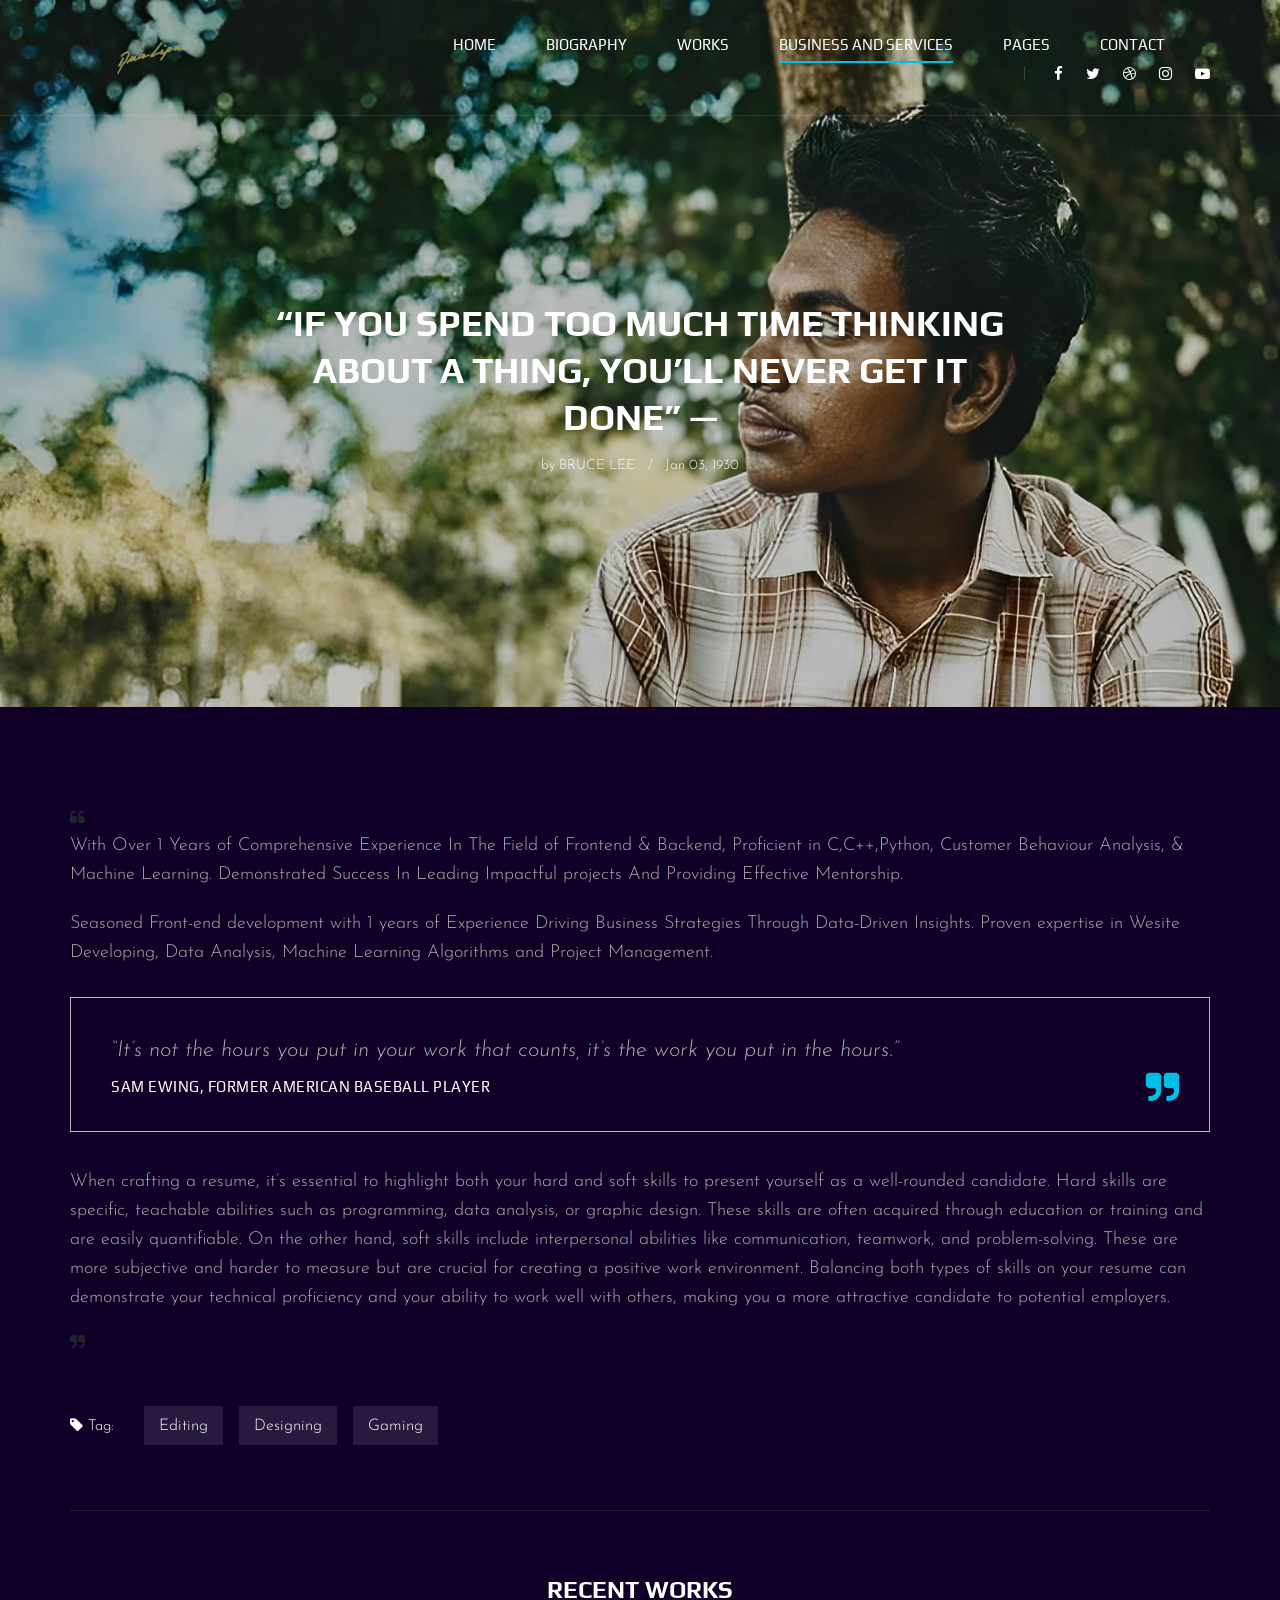
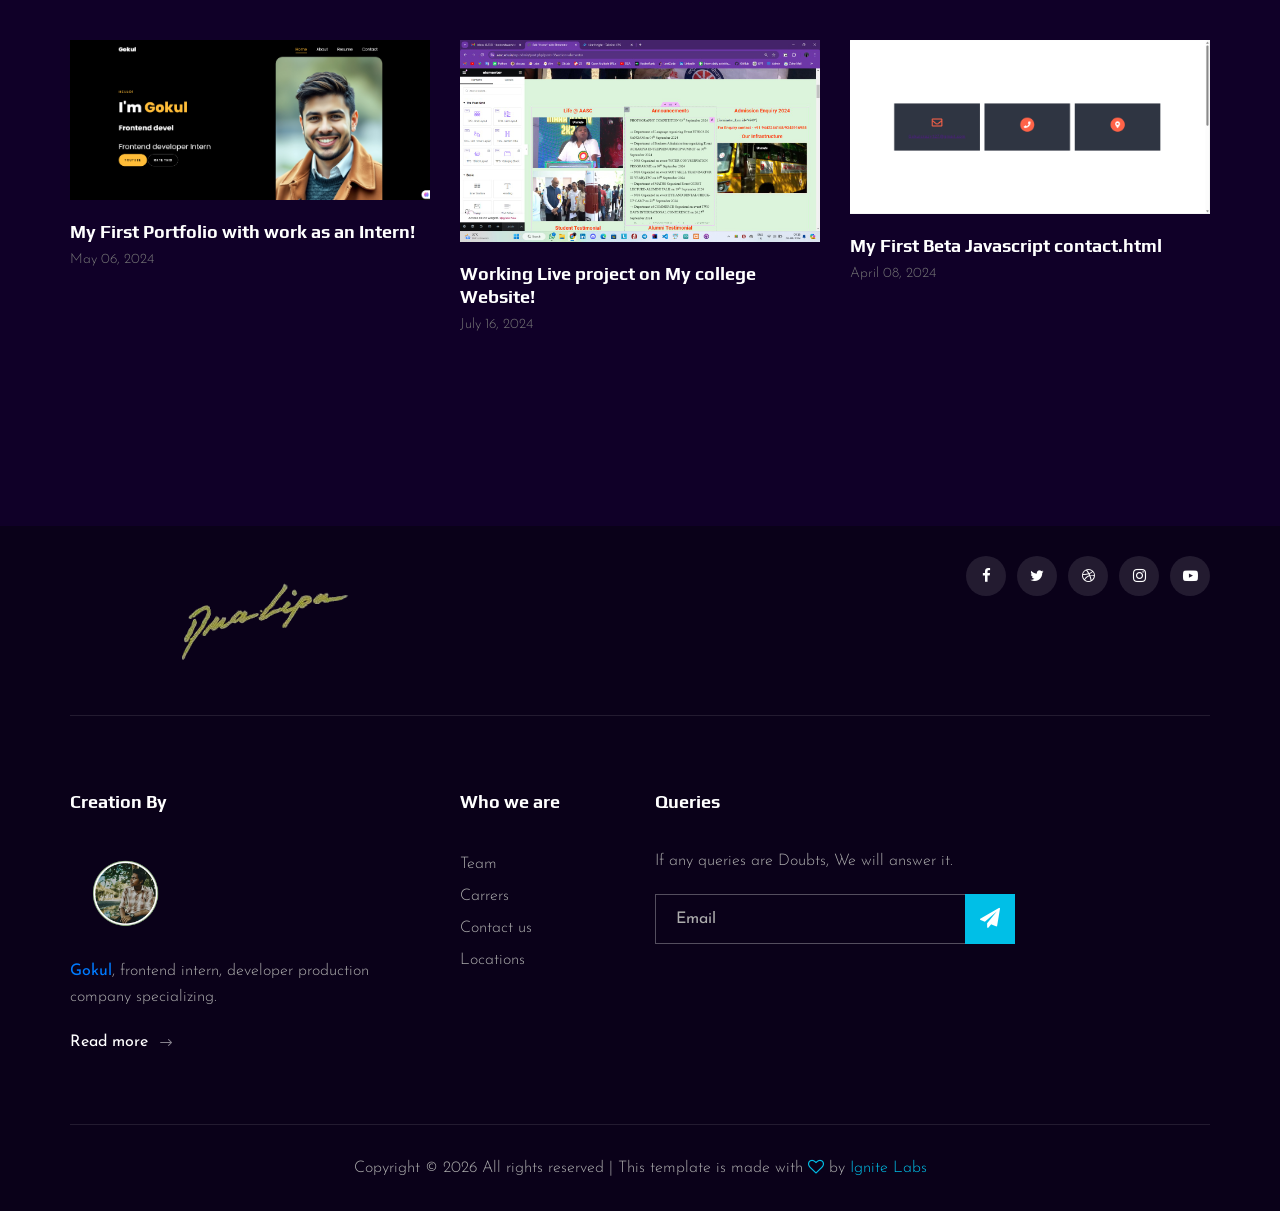
<file: blog-details.html>
<!DOCTYPE html>
<html lang="zxx">

<head>
    <meta charset="UTF-8">
    <meta name="description" content="Videograph Template">
    <meta name="keywords" content="Videograph, unica, creative, html">
    <meta name="viewport" content="width=device-width, initial-scale=1.0">
    <meta http-equiv="X-UA-Compatible" content="ie=edge">
    <title>Dualipa | About Author</title>
    <link rel="icon" type="image/x-icon" href="img/title.png">

    <!-- Google Font -->
    <link href="https://fonts.googleapis.com/css2?family=Play:wght@400;700&display=swap" rel="stylesheet">
    <link href="https://fonts.googleapis.com/css2?family=Josefin+Sans:wght@300;400;500;600;700&display=swap"
        rel="stylesheet">

    <!-- Css Styles -->
    <link rel="stylesheet" href="css/bootstrap.min.css" type="text/css">
    <link rel="stylesheet" href="css/font-awesome.min.css" type="text/css">
    <link rel="stylesheet" href="css/elegant-icons.css" type="text/css">
    <link rel="stylesheet" href="css/owl.carousel.min.css" type="text/css">
    <link rel="stylesheet" href="css/magnific-popup.css" type="text/css">
    <link rel="stylesheet" href="css/slicknav.min.css" type="text/css">
    <link rel="stylesheet" href="css/style.css" type="text/css">
</head>

<body>
    <!-- Page Preloder -->
    <div id="preloder">
        <div class="loader"></div>
    </div>

    <!-- Header Section Begin -->
    <header class="header">
        <div class="container">
            <div class="row">
                <div class="col-lg-2">
                    <div class="header__logo">
                        <a href="./index.html"><img src="img/logo.png" alt=""></a>
                    </div>
                </div>
                <div class="col-lg-10">
                    <div class="header__nav__option">
                        <nav class="header__nav__menu mobile-menu">
                            <ul>
                                <li><a href="./index.html">Home</a></li>
                                <li><a href="./about.html">Biography</a></li>
                                <li><a href="./portfolio.html">Works</a></li>
                                <li class="active"><a href="./services.html">Business And Services</a></li>
                                <li><a href="#">Pages</a>
                                    <ul class="dropdown">
                                        <li><a href="./about.html">Biography</a></li>
                                        <li><a href="./portfolio.html">Works</a></li>
                                        <li><a href="./services.html">More</a></li>
                                    </ul>
                                </li>
                                <li><a href="./contact.html">Contact</a></li>
                            </ul>
                        </nav>
                        <div class="header__nav__social">
                            <a href="https://www.facebook.com/profile.php?id=100009177127621"><i class="fa fa-facebook"></i></a>
                            <a href="https://x.com/?lang=en&mx=2"><i class="fa fa-twitter"></i></a>
                            <a href="https://dribbble.com/"><i class="fa fa-dribbble"></i></a>
                            <a href="https://www.instagram.com/accounts/login/"><i class="fa fa-instagram"></i></a>
                            <a href="http://www.youtube.com/@GOKSZONE"><i class="fa fa-youtube-play"></i></a>
                        </div>
                    </div>
                </div>
            </div>
            <div id="mobile-menu-wrap"></div>
        </div>
    </header>
    <!-- Header End -->

    <!-- Blog Details Hero Begin -->
    <section class="blog-hero spad set-bg" data-setbg="img/blog/blog-hero.jpg">
        <div class="container">
            <div class="row d-flex justify-content-center">
                <div class="col-lg-8">
                    <div class="blog__hero__text">
                        <h2>“If you spend too much time thinking about a thing, you’ll never get it done” — </h2>
                        <ul>
                            <li>by <span>Bruce Lee</span></li>
                            <li>Jan 03, 1930</li>
                        </ul>
                    </div>
                </div>
            </div>
        </div>
    </section>
    <!-- Blog Details Hero End -->

    <!-- Blog Details Section Begin -->
    <div class="blog-details spad">
        <div class="container">
            <div class="row d-flex justify-content-center">
                <div class="col-lg-12">
                    <div class="blog__details__content">
                        <div class="blog__details__text">
                            <i class="fa fa-quote-left"></i>
                            <p>With Over 1 Years of Comprehensive Experience In The Field of Frontend & Backend, Proficient in C,C++,Python, Customer Behaviour Analysis, & Machine Learning. Demonstrated Success In Leading Impactful projects And Providing Effective Mentorship.</p>
                            <p>Seasoned Front-end development with 1 years of Experience Driving Business Strategies Through Data-Driven Insights. Proven expertise in Wesite Developing, Data Analysis, Machine Learning Algorithms and Project Management.</p>
                        </div>
                        <div class="blog__details__quote">
                            <p>“It’s not the hours you put in your work that counts, it’s the work you put in the hours.”

                                </p>
                            <h6>Sam Ewing, former American baseball player</h6>
                            <i class="fa fa-quote-right"></i>
                        </div>
                        <div class="blog__details__desc">
                            <p>When crafting a resume, it’s essential to highlight both your hard and soft skills to present yourself as a well-rounded candidate. Hard skills are specific, teachable abilities such as programming, data analysis, or graphic design. These skills are often acquired through education or training and are easily quantifiable. On the other hand, soft skills include interpersonal abilities like communication, teamwork, and problem-solving. These are more subjective and harder to measure but are crucial for creating a positive work environment. Balancing both types of skills on your resume can demonstrate your technical proficiency and your ability to work well with others, making you a more attractive candidate to potential employers.</p>
                                <i class="fa fa-quote-right"></i>
                        </div>
                        <div class="blog__details__tags">
                            <span><i class="fa fa-tag"></i> Tag:</span>
                            <a href="https://youtu.be/trz37seameo?si=lA-7Nt_j9Dw_QdEp">Editing</a>
                            <a href="./img/dressy.png">Designing</a>
                            <a href="https://youtu.be/yBNyecRlJp0?si=PXxif1SbATEev8Xi">Gaming</a>
                        </div>
                        
                        <div class="blog__details__recent">
                            <h4>Recent Works</h4>
                            <div class="row">
                                <div class="col-lg-4 col-md-6 col-sm-6">
                                    <div class="blog__details__recent__item">
                                        <img src="img/blog/ri-1.jpg" alt="">
                                        <h5>My First Portfolio with work as an Intern!</h5>
                                        <span>May 06, 2024</span>
                                    </div>
                                </div>
                                <div class="col-lg-4 col-md-6 col-sm-6">
                                    <div class="blog__details__recent__item">
                                        <img src="img/blog/ri-2.jpg" alt="">
                                        <h5>Working Live project on My college Website!</h5>
                                        <span>July 16, 2024</span>
                                    </div>
                                </div>
                                <div class="col-lg-4 col-md-6 col-sm-6">
                                    <div class="blog__details__recent__item">
                                        <img src="img/blog/ri-3.jpg" alt="">
                                        <h5>My First Beta Javascript contact.html</h5>
                                        <span>April 08, 2024</span>
                                    </div>
                                </div>
                            </div>
                        </div>
                       
                    </div>
                </div>
            </div>
        </div>
    </div>
    <!-- Blog Details Section End -->

    <!-- Footer Section Begin -->
    <footer class="footer">
        <div class="container">
            <div class="footer__top">
                <div class="row">
                    <div class="col-lg-6 col-md-6">
                        <div class="footer__top__logo">
                            <a href="#"><img src="img/logo.png" alt=""></a>
                        </div>
                    </div>
                    <div class="col-lg-6 col-md-6">
                        <div class="footer__top__social">
                            <a href="#"><i class="fa fa-facebook"></i></a>
                            <a href="#"><i class="fa fa-twitter"></i></a>
                            <a href="#"><i class="fa fa-dribbble"></i></a>
                            <a href="#"><i class="fa fa-instagram"></i></a>
                            <a href="#"><i class="fa fa-youtube-play"></i></a>
                        </div>
                    </div>
                </div>
            </div>
            <div class="footer__option">
                <div class="row">
                    <div class="col-lg-4 col-md-6 col-sm-6">
                        <div class="footer__option__item">
                            <h5>Creation By</h5>
                            <div class="avatar">
                                <img src="img/pp.png" width="110" height="110" style="padding: 20px; position: relative; bottom: 10px;" >
                            </div>
                            <p><strong><span><a href="blog-details.html">Gokul</a></span></strong>, frontend intern, developer
                                production company specializing.</p>
                            <a href="http://ignitelabs.in/gokul/" class="read__more">Read more <span class="arrow_right"></span></a>
                        </div>
                    </div>
                    <div class="col-lg-2 col-md-3 col-sm-3">
                        <div class="footer__option__item">
                            <h5>Who we are</h5>
                            <ul>
                                <li><a href="http://ignitelabs.in/">Team</a></li>
                                <li><a href="http://ignitelabs.in/">Carrers</a></li>
                                <li><a href="http://ignitelabs.in/">Contact us</a></li>
                                <li><a href="http://ignitelabs.in/">Locations</a></li>
                            </ul>
                        </div>
                    </div>
                   
                    <div class="col-lg-4 col-md-12">
                        <div class="footer__option__item">
                            <h5>Queries</h5>
                            <p>If any queries are Doubts, We will answer it.</p>
                            <form action="https://mail.google.com/mail/u/0/#inbox">
                                <input type="text" placeholder="Email">
                                <button type="submit"><i class="fa fa-send"></i></button>
                            </form>
                        </div>
                    </div>
                </div>
            </div>
            <div class="footer__copyright">
                <div class="row">
                    <div class="col-lg-12 text-center">
                        <!-- Link back to Colorlib can't be removed. Template is licensed under CC BY 3.0. -->
                        <p class="footer__copyright__text">Copyright &copy;
                            <script>
                                document.write(new Date().getFullYear());
                            </script>
                            All rights reserved | This template is made with <i class="fa fa-heart-o"
                                aria-hidden="true"></i> by <a href="http://ignitelabs.in/" target="_blank">Ignite Labs</a>
                        </p>
                        <!-- Link back to Colorlib can't be removed. Template is licensed under CC BY 3.0. -->
                    </div>
                </div>
            </div>
        </div>
    </footer>
    <!-- Footer Section End -->

    <!-- Js Plugins -->
    <script src="js/jquery-3.3.1.min.js"></script>
    <script src="js/bootstrap.min.js"></script>
    <script src="js/jquery.magnific-popup.min.js"></script>
    <script src="js/mixitup.min.js"></script>
    <script src="js/masonry.pkgd.min.js"></script>
    <script src="js/jquery.slicknav.js"></script>
    <script src="js/owl.carousel.min.js"></script>
    <script src="js/main.js"></script>
</body>

</html>
</file>
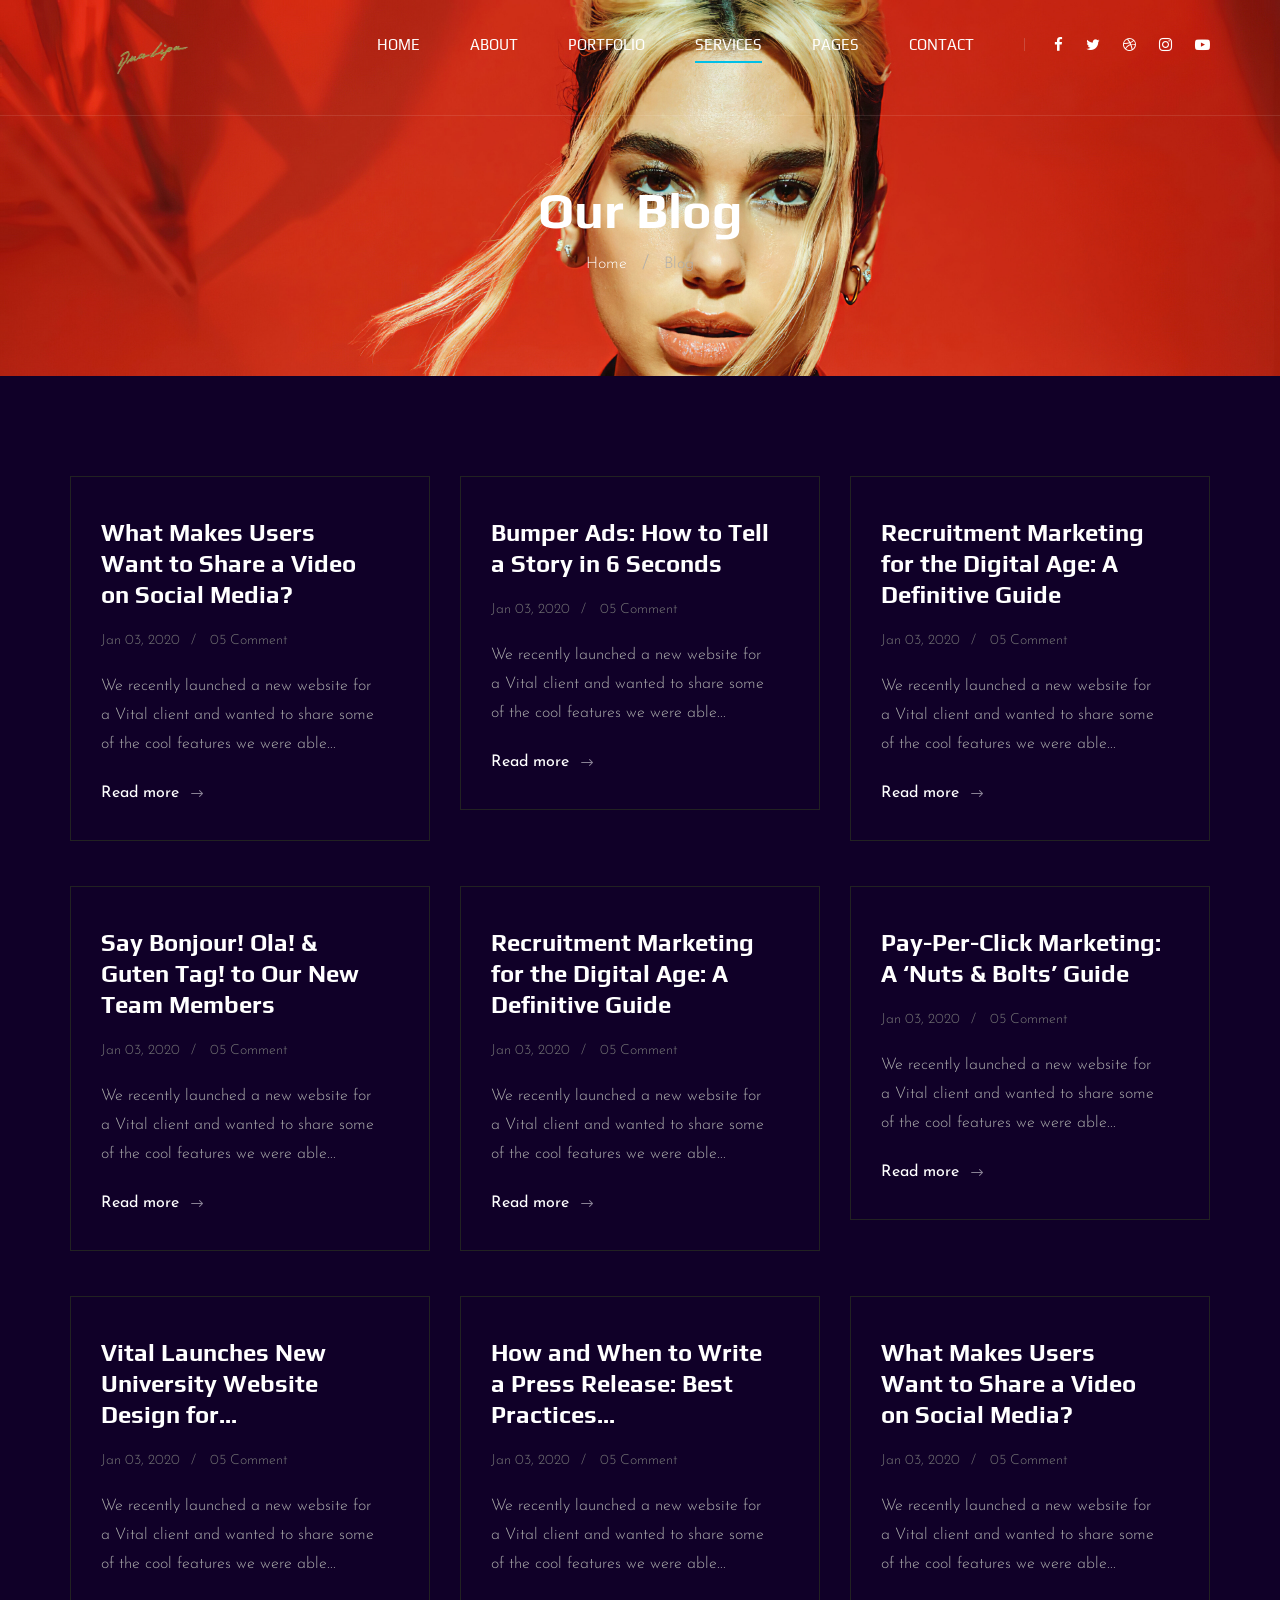
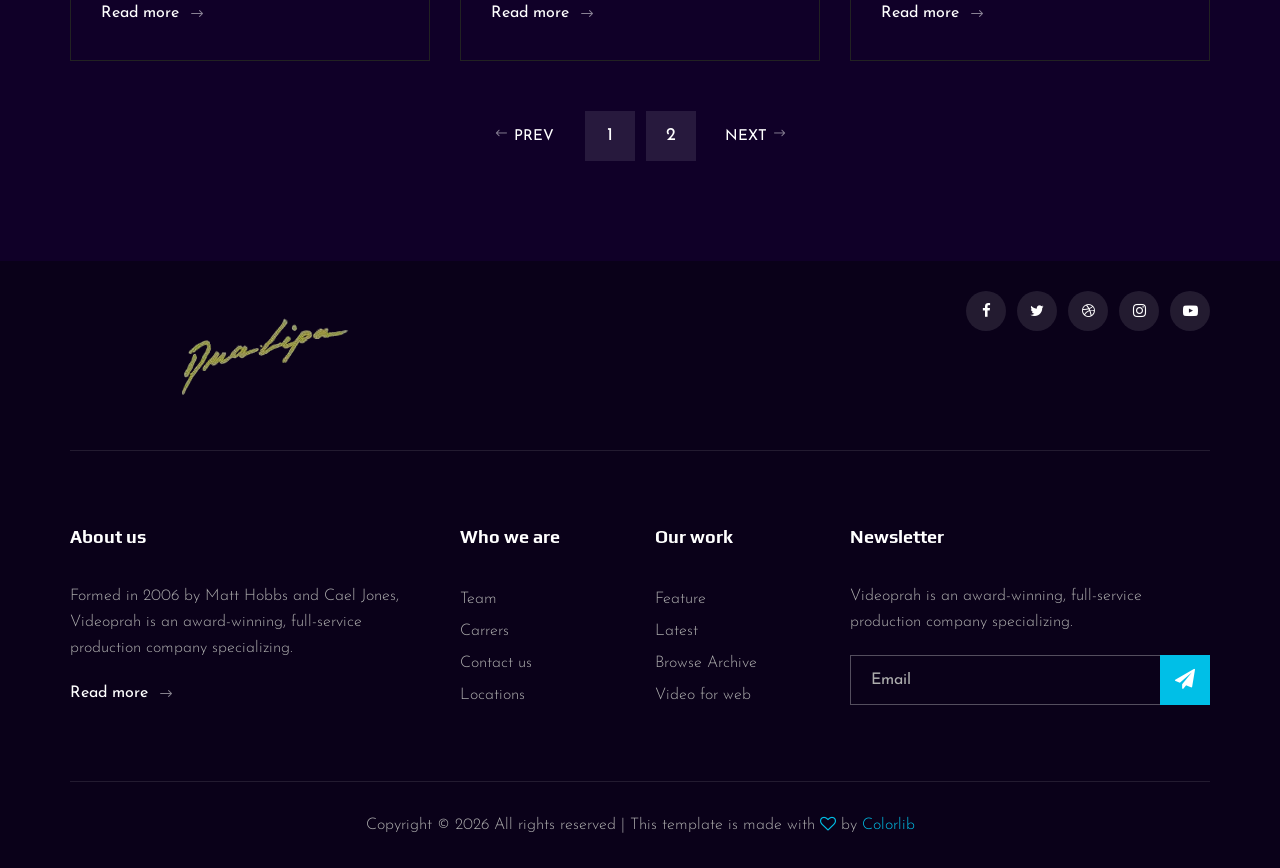
<file: blog.html>
<!DOCTYPE html>
<html lang="zxx">

<head>
    <meta charset="UTF-8">
    <meta name="description" content="Videograph Template">
    <meta name="keywords" content="Videograph, unica, creative, html">
    <meta name="viewport" content="width=device-width, initial-scale=1.0">
    <meta http-equiv="X-UA-Compatible" content="ie=edge">
    <title>Videograph | Template</title>

    <!-- Google Font -->
    <link href="https://fonts.googleapis.com/css2?family=Play:wght@400;700&display=swap" rel="stylesheet">
    <link href="https://fonts.googleapis.com/css2?family=Josefin+Sans:wght@300;400;500;600;700&display=swap"
        rel="stylesheet">

    <!-- Css Styles -->
    <link rel="stylesheet" href="css/bootstrap.min.css" type="text/css">
    <link rel="stylesheet" href="css/font-awesome.min.css" type="text/css">
    <link rel="stylesheet" href="css/elegant-icons.css" type="text/css">
    <link rel="stylesheet" href="css/owl.carousel.min.css" type="text/css">
    <link rel="stylesheet" href="css/magnific-popup.css" type="text/css">
    <link rel="stylesheet" href="css/slicknav.min.css" type="text/css">
    <link rel="stylesheet" href="css/style.css" type="text/css">
</head>

<body>
    <!-- Page Preloder -->
    <div id="preloder">
        <div class="loader"></div>
    </div>

    <!-- Header Section Begin -->
    <header class="header">
        <div class="container">
            <div class="row">
                <div class="col-lg-2">
                    <div class="header__logo">
                        <a href="./index.html"><img src="img/logo.png" alt=""></a>
                    </div>
                </div>
                <div class="col-lg-10">
                    <div class="header__nav__option">
                        <nav class="header__nav__menu mobile-menu">
                            <ul>
                                <li><a href="./index.html">Home</a></li>
                                <li><a href="./about.html">About</a></li>
                                <li><a href="./portfolio.html">Portfolio</a></li>
                                <li class="active"><a href="./services.html">Services</a></li>
                                <li><a href="#">Pages</a>
                                    <ul class="dropdown">
                                        <li><a href="./about.html">About</a></li>
                                        <li><a href="./portfolio.html">Portfolio</a></li>
                                        <li><a href="./blog.html">Blog</a></li>
                                        <li><a href="./blog-details.html">Blog Details</a></li>
                                    </ul>
                                </li>
                                <li><a href="./contact.html">Contact</a></li>
                            </ul>
                        </nav>
                        <div class="header__nav__social">
                            <a href="#"><i class="fa fa-facebook"></i></a>
                            <a href="#"><i class="fa fa-twitter"></i></a>
                            <a href="#"><i class="fa fa-dribbble"></i></a>
                            <a href="#"><i class="fa fa-instagram"></i></a>
                            <a href="#"><i class="fa fa-youtube-play"></i></a>
                        </div>
                    </div>
                </div>
            </div>
            <div id="mobile-menu-wrap"></div>
        </div>
    </header>
    <!-- Header End -->

    <!-- Breadcrumb Begin -->
    <div class="breadcrumb-option spad set-bg" data-setbg="img/breadcrumb-bg.jpg">
        <div class="container">
            <div class="row">
                <div class="col-lg-12 text-center">
                    <div class="breadcrumb__text">
                        <h2>Our Blog</h2>
                        <div class="breadcrumb__links">
                            <a href="#">Home</a>
                            <span>Blog</span>
                        </div>
                    </div>
                </div>
            </div>
        </div>
    </div>
    <!-- Breadcrumb End -->

    <!-- Blog Section Begin -->
    <section class="blog spad">
        <div class="container">
            <div class="row">
                <div class="col-lg-4 col-md-6 col-sm-6">
                    <div class="blog__item">
                        <h4>What Makes Users Want to Share a Video on Social Media?</h4>
                        <ul>
                            <li>Jan 03, 2020</li>
                            <li>05 Comment</li>
                        </ul>
                        <p>We recently launched a new website for a Vital client and wanted to share some of the cool
                            features we were able...</p>
                        <a href="#">Read more <span class="arrow_right"></span></a>
                    </div>
                </div>
                <div class="col-lg-4 col-md-6 col-sm-6">
                    <div class="blog__item">
                        <h4>Bumper Ads: How to Tell a Story in 6 Seconds</h4>
                        <ul>
                            <li>Jan 03, 2020</li>
                            <li>05 Comment</li>
                        </ul>
                        <p>We recently launched a new website for a Vital client and wanted to share some of the cool
                            features we were able...</p>
                        <a href="#">Read more <span class="arrow_right"></span></a>
                    </div>
                </div>
                <div class="col-lg-4 col-md-6 col-sm-6">
                    <div class="blog__item">
                        <h4>Recruitment Marketing for the Digital Age: A Definitive Guide</h4>
                        <ul>
                            <li>Jan 03, 2020</li>
                            <li>05 Comment</li>
                        </ul>
                        <p>We recently launched a new website for a Vital client and wanted to share some of the cool
                            features we were able...</p>
                        <a href="#">Read more <span class="arrow_right"></span></a>
                    </div>
                </div>
                <div class="col-lg-4 col-md-6 col-sm-6">
                    <div class="blog__item">
                        <h4>Say Bonjour! Ola! & Guten Tag! to Our New Team Members</h4>
                        <ul>
                            <li>Jan 03, 2020</li>
                            <li>05 Comment</li>
                        </ul>
                        <p>We recently launched a new website for a Vital client and wanted to share some of the cool
                            features we were able...</p>
                        <a href="#">Read more <span class="arrow_right"></span></a>
                    </div>
                </div>
                <div class="col-lg-4 col-md-6 col-sm-6">
                    <div class="blog__item">
                        <h4>Recruitment Marketing for the Digital Age: A Definitive Guide</h4>
                        <ul>
                            <li>Jan 03, 2020</li>
                            <li>05 Comment</li>
                        </ul>
                        <p>We recently launched a new website for a Vital client and wanted to share some of the cool
                            features we were able...</p>
                        <a href="#">Read more <span class="arrow_right"></span></a>
                    </div>
                </div>
                <div class="col-lg-4 col-md-6 col-sm-6">
                    <div class="blog__item">
                        <h4>Pay-Per-Click Marketing: A ‘Nuts & Bolts’ Guide</h4>
                        <ul>
                            <li>Jan 03, 2020</li>
                            <li>05 Comment</li>
                        </ul>
                        <p>We recently launched a new website for a Vital client and wanted to share some of the cool
                            features we were able...</p>
                        <a href="#">Read more <span class="arrow_right"></span></a>
                    </div>
                </div>
                <div class="col-lg-4 col-md-6 col-sm-6">
                    <div class="blog__item">
                        <h4>Vital Launches New University Website Design for...</h4>
                        <ul>
                            <li>Jan 03, 2020</li>
                            <li>05 Comment</li>
                        </ul>
                        <p>We recently launched a new website for a Vital client and wanted to share some of the cool
                            features we were able...</p>
                        <a href="#">Read more <span class="arrow_right"></span></a>
                    </div>
                </div>
                <div class="col-lg-4 col-md-6 col-sm-6">
                    <div class="blog__item">
                        <h4>How and When to Write a Press Release: Best Practices...</h4>
                        <ul>
                            <li>Jan 03, 2020</li>
                            <li>05 Comment</li>
                        </ul>
                        <p>We recently launched a new website for a Vital client and wanted to share some of the cool
                            features we were able...</p>
                        <a href="#">Read more <span class="arrow_right"></span></a>
                    </div>
                </div>
                <div class="col-lg-4 col-md-6 col-sm-6">
                    <div class="blog__item">
                        <h4>What Makes Users Want to Share a Video on Social Media?</h4>
                        <ul>
                            <li>Jan 03, 2020</li>
                            <li>05 Comment</li>
                        </ul>
                        <p>We recently launched a new website for a Vital client and wanted to share some of the cool
                            features we were able...</p>
                        <a href="#">Read more <span class="arrow_right"></span></a>
                    </div>
                </div>
            </div>
            <div class="row">
                <div class="col-lg-12">
                    <div class="pagination__option blog__pagi">
                        <a href="#" class="arrow__pagination left__arrow"><span class="arrow_left"></span> Prev</a>
                        <a href="#" class="number__pagination">1</a>
                        <a href="#" class="number__pagination">2</a>
                        <a href="#" class="arrow__pagination right__arrow">Next <span class="arrow_right"></span></a>
                    </div>
                </div>
            </div>
        </div>
    </section>
    <!-- Blog Section End -->

    <!-- Footer Section Begin -->
    <footer class="footer">
        <div class="container">
            <div class="footer__top">
                <div class="row">
                    <div class="col-lg-6 col-md-6">
                        <div class="footer__top__logo">
                            <a href="#"><img src="img/logo.png" alt=""></a>
                        </div>
                    </div>
                    <div class="col-lg-6 col-md-6">
                        <div class="footer__top__social">
                            <a href="#"><i class="fa fa-facebook"></i></a>
                            <a href="#"><i class="fa fa-twitter"></i></a>
                            <a href="#"><i class="fa fa-dribbble"></i></a>
                            <a href="#"><i class="fa fa-instagram"></i></a>
                            <a href="#"><i class="fa fa-youtube-play"></i></a>
                        </div>
                    </div>
                </div>
            </div>
            <div class="footer__option">
                <div class="row">
                    <div class="col-lg-4 col-md-6 col-sm-6">
                        <div class="footer__option__item">
                            <h5>About us</h5>
                            <p>Formed in 2006 by Matt Hobbs and Cael Jones, Videoprah is an award-winning, full-service
                                production company specializing.</p>
                            <a href="#" class="read__more">Read more <span class="arrow_right"></span></a>
                        </div>
                    </div>
                    <div class="col-lg-2 col-md-3 col-sm-3">
                        <div class="footer__option__item">
                            <h5>Who we are</h5>
                            <ul>
                                <li><a href="#">Team</a></li>
                                <li><a href="#">Carrers</a></li>
                                <li><a href="#">Contact us</a></li>
                                <li><a href="#">Locations</a></li>
                            </ul>
                        </div>
                    </div>
                    <div class="col-lg-2 col-md-3 col-sm-3">
                        <div class="footer__option__item">
                            <h5>Our work</h5>
                            <ul>
                                <li><a href="#">Feature</a></li>
                                <li><a href="#">Latest</a></li>
                                <li><a href="#">Browse Archive</a></li>
                                <li><a href="#">Video for web</a></li>
                            </ul>
                        </div>
                    </div>
                    <div class="col-lg-4 col-md-12">
                        <div class="footer__option__item">
                            <h5>Newsletter</h5>
                            <p>Videoprah is an award-winning, full-service production company specializing.</p>
                            <form action="#">
                                <input type="text" placeholder="Email">
                                <button type="submit"><i class="fa fa-send"></i></button>
                            </form>
                        </div>
                    </div>
                </div>
            </div>
            <div class="footer__copyright">
                <div class="row">
                    <div class="col-lg-12 text-center">
                        <!-- Link back to Colorlib can't be removed. Template is licensed under CC BY 3.0. -->
                        <p class="footer__copyright__text">Copyright &copy;
                            <script>
                                document.write(new Date().getFullYear());
                            </script>
                            All rights reserved | This template is made with <i class="fa fa-heart-o"
                                aria-hidden="true"></i> by <a href="https://colorlib.com" target="_blank">Colorlib</a>
                        </p>
                        <!-- Link back to Colorlib can't be removed. Template is licensed under CC BY 3.0. -->
                    </div>
                </div>
            </div>
        </div>
    </footer>
    <!-- Footer Section End -->

    <!-- Js Plugins -->
    <script src="js/jquery-3.3.1.min.js"></script>
    <script src="js/bootstrap.min.js"></script>
    <script src="js/jquery.magnific-popup.min.js"></script>
    <script src="js/mixitup.min.js"></script>
    <script src="js/masonry.pkgd.min.js"></script>
    <script src="js/jquery.slicknav.js"></script>
    <script src="js/owl.carousel.min.js"></script>
    <script src="js/main.js"></script>
</body>

</html>
</file>
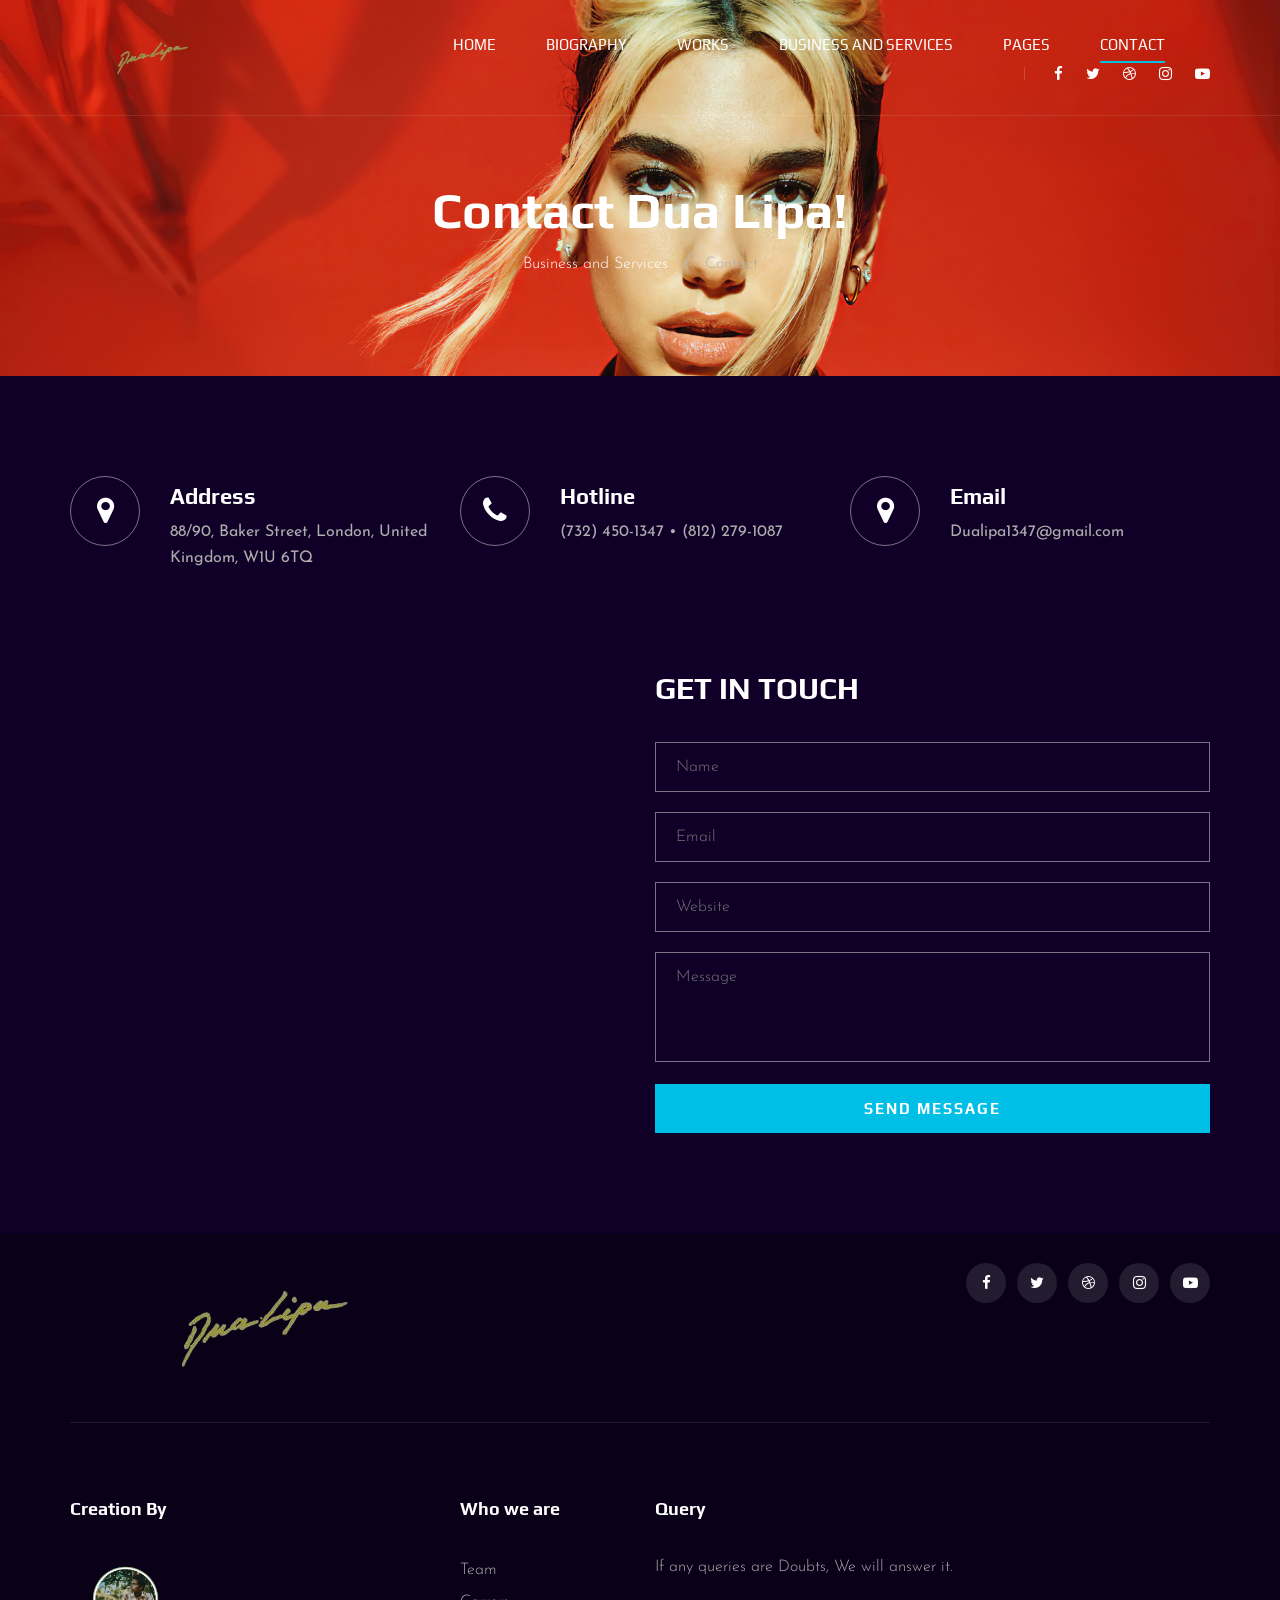
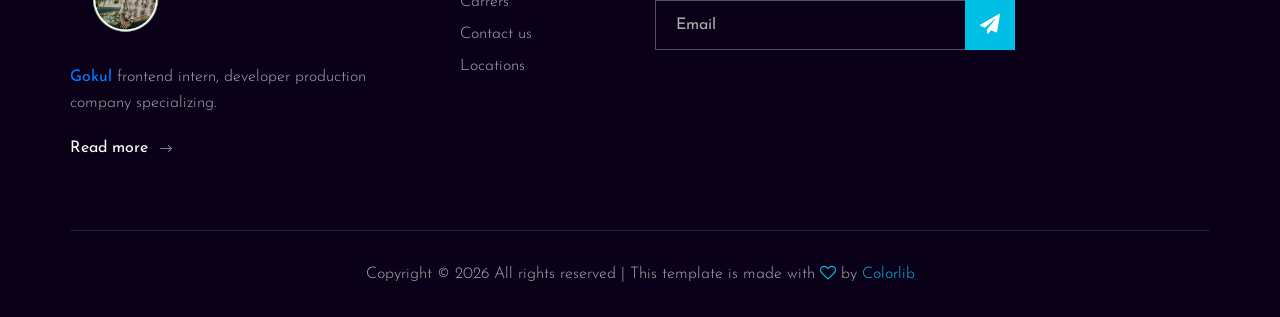
<file: contact.html>
<!DOCTYPE html>
<html lang="zxx">

<head>
    <meta charset="UTF-8">
    <meta name="description" content="Videograph Template">
    <meta name="keywords" content="Videograph, unica, creative, html">
    <meta name="viewport" content="width=device-width, initial-scale=1.0">
    <meta http-equiv="X-UA-Compatible" content="ie=edge">
    <title>Dualipa | Contact</title>
    <link rel="icon" type="image/x-icon" href="img/title.png">

    <!-- Google Font -->
    <link href="https://fonts.googleapis.com/css2?family=Play:wght@400;700&display=swap" rel="stylesheet">
    <link href="https://fonts.googleapis.com/css2?family=Josefin+Sans:wght@300;400;500;600;700&display=swap"
        rel="stylesheet">

    <!-- Css Styles -->
    <link rel="stylesheet" href="css/bootstrap.min.css" type="text/css">
    <link rel="stylesheet" href="css/font-awesome.min.css" type="text/css">
    <link rel="stylesheet" href="css/elegant-icons.css" type="text/css">
    <link rel="stylesheet" href="css/owl.carousel.min.css" type="text/css">
    <link rel="stylesheet" href="css/magnific-popup.css" type="text/css">
    <link rel="stylesheet" href="css/slicknav.min.css" type="text/css">
    <link rel="stylesheet" href="css/style.css" type="text/css">
</head>

<body>
    <!-- Page Preloder -->
    <div id="preloder">
        <div class="loader"></div>
    </div>

    <!-- Header Section Begin -->
    <header class="header">
        <div class="container">
            <div class="row">
                <div class="col-lg-2">
                    <div class="header__logo">
                        <a href="./index.html"><img src="img/logo.png" alt=""></a>
                    </div>
                </div>
                <div class="col-lg-10">
                    <div class="header__nav__option">
                        <nav class="header__nav__menu mobile-menu">
                            <ul>
                                <li><a href="./index.html">Home</a></li>
                                <li><a href="./about.html">Biography</a></li>
                                <li><a href="./portfolio.html">Works</a></li>
                                <li><a href="./services.html">Business and Services</a></li>
                                <li><a href="#">Pages</a>
                                    <ul class="dropdown">
                                        <li><a href="./about.html">Biography</a></li>
                                        <li><a href="./portfolio.html">Works</a></li>
                                        <li><a href="./blog-details.html">Author</a></li>
                                        <li><a href="./services.html">Business and Services</a></li>
                                    </ul>
                                </li>
                                <li class="active"><a href="./contact.html">Contact</a></li>
                            </ul>
                        </nav>
                        <div class="header__nav__social">
                            <a href="https://www.facebook.com/DuaLipa/"><i class="fa fa-facebook"></i></a>
                            <a href="https://twitter.com/DUALIPA?ref_src=twsrc%5Egoogle%7Ctwcamp%5Eserp%7Ctwgr%5Eauthor"><i class="fa fa-twitter"></i></a>
                            <a href="https://dribbble.com/tags/dua-lipa"><i class="fa fa-dribbble"></i></a>
                            <a href="https://www.instagram.com/dualipa/"><i class="fa fa-instagram"></i></a>
                            <a href="https://www.youtube.com/channel/UC-J-KZfRV8c13fOCkhXdLiQ"><i class="fa fa-youtube-play"></i></a>
                        </div>
                    </div>
                </div>
            </div>
            <div id="mobile-menu-wrap"></div>
        </div>
    </header>
    <!-- Header End -->

    <!-- Breadcrumb Begin -->
    <div class="breadcrumb-option spad set-bg" data-setbg="img/breadcrumb-bg.jpg">
        <div class="container">
            <div class="row">
                <div class="col-lg-12 text-center">
                    <div class="breadcrumb__text">
                        <h2>Contact Dua Lipa!</h2>
                        <div class="breadcrumb__links">
                            <a href="./services.html">Business and Services</a>
                            <span>Contact</span>
                        </div>
                    </div>
                </div>
            </div>
        </div>
    </div>
    <!-- Breadcrumb End -->

    <!-- Contact Widget Section Begin -->
    <section class="contact-widget spad">
        <div class="container">
            <div class="row">
                <div class="col-lg-4 col-md-6 col-md-6 col-md-3">
                    <div class="contact__widget__item">
                        <div class="contact__widget__item__icon">
                            <i class="fa fa-map-marker"></i>
                        </div>
                        <div class="contact__widget__item__text">
                            <h4>Address</h4>
                            <p>88/90, Baker Street, London, United Kingdom, W1U 6TQ</p>
                        </div>
                    </div>
                </div>
                <div class="col-lg-4 col-md-6 col-md-6 col-md-3">
                    <div class="contact__widget__item">
                        <div class="contact__widget__item__icon">
                            <i class="fa fa-phone"></i>
                        </div>
                        <div class="contact__widget__item__text">
                            <h4>Hotline</h4>
                            <p>(732) 450-1347 • (812) 279-1087</p>
                        </div>
                    </div>
                </div>
                <div class="col-lg-4 col-md-6 col-md-6 col-md-3">
                    <div class="contact__widget__item">
                        <div class="contact__widget__item__icon">
                            <i class="fa fa-map-marker"></i>
                        </div>
                        <div class="contact__widget__item__text">
                            <h4>Email</h4>
                            <p>Dualipa1347@gmail.com</p>
                        </div>
                    </div>
                </div>
            </div>
        </div>
    </section>
    <!-- Contact Widget Section End -->

    <!-- Call To Action Section Begin -->
    <section class="contact spad">
        <div class="container">
            <div class="row">
                <div class="col-lg-6 col-md-6">
                    <div class="contact__map">
                        <iframe
                            src="https://www.google.com/maps/embed?pb=!1m18!1m12!1m3!1d387190.2798902705!2d-74.25986790365917!3d40.697670067823786!2m3!1f0!2f0!3f0!3m2!1i1024!2i768!4f13.1!3m3!1m2!1s0x89c24fa5d33f083b%3A0xc80b8f06e177fe62!2sNew%20York%2C%20NY%2C%20USA!5e0!3m2!1sen!2sbd!4v1596152431947!5m2!1sen!2sbd"
                            height="450" style="border:0;"></iframe>
                    </div>
                </div>
                <div class="col-lg-6 col-md-6">
                    <div class="contact__form">
                        <h3>Get in touch</h3>
                        <form action="#">
                            <input type="text" placeholder="Name">
                            <input type="text" placeholder="Email">
                            <input type="text" placeholder="Website">
                            <textarea placeholder="Message"></textarea>
                            <button type="submit" class="site-btn">Send Message</button>
                        </form>
                    </div>
                </div>
            </div>
        </div>
    </section>
    <!-- Call To Action Section End -->

    <!-- Footer Section Begin -->
    <footer class="footer">
        <div class="container">
            <div class="footer__top">
                <div class="row">
                    <div class="col-lg-6 col-md-6">
                        <div class="footer__top__logo">
                            <a href="#"><img src="img/logo.png" alt=""></a>
                        </div>
                    </div>
                    <div class="col-lg-6 col-md-6">
                        <div class="footer__top__social">
                            <a href="https://www.facebook.com/DuaLipa/"><i class="fa fa-facebook"></i></a>
                            <a href="https://twitter.com/DUALIPA?ref_src=twsrc%5Egoogle%7Ctwcamp%5Eserp%7Ctwgr%5Eauthor"><i class="fa fa-twitter"></i></a>
                            <a href="https://dribbble.com/tags/dua-lipa"><i class="fa fa-dribbble"></i></a>
                            <a href="https://www.instagram.com/dualipa/"><i class="fa fa-instagram"></i></a>
                            <a href="https://www.youtube.com/channel/UC-J-KZfRV8c13fOCkhXdLiQ"><i class="fa fa-youtube-play"></i></a>
                        </div>
                    </div>
                </div>
            </div>
            <div class="footer__option">
                <div class="row">
                    <div class="col-lg-4 col-md-6">
                        <div class="footer__option__item">
                            <h5>Creation By</h5>
                            <div class="avatar">
                                <img src="img/pp.png" width="110" height="110" style="padding: 20px; position: relative; bottom: 10px;" >
                            </div>
                            <p><strong><span style="color: brown;"><a href="blog-details.html">Gokul</a></span></strong> frontend intern, developer
                                production company specializing.</p>
                            <a href="http://ignitelabs.in/gokul/" class="read__more">Read more <span class="arrow_right"></span></a>
                        </div>
                    </div>
                    <div class="col-lg-2 col-md-3">
                        <div class="footer__option__item">
                            <h5>Who we are</h5>
                            <ul>
                                <li><a href="http://ignitelabs.in/">Team</a></li>
                                <li><a href="http://ignitelabs.in/">Carrers</a></li>
                                <li><a href="http://ignitelabs.in/">Contact us</a></li>
                                <li><a href="http://ignitelabs.in/">Locations</a></li>
                            </ul>
                        </div>
                    </div>
                   
                    <div class="col-lg-4 col-md-12">
                        <div class="footer__option__item">
                            <h5>Query</h5>
                            <p>If any queries are Doubts, We will answer it.</p>
                            <form action="https://mail.google.com/mail/u/0/#inbox">
                                <input type="text" placeholder="Email">
                                <button type="submit"><i class="fa fa-send"></i></button>
                            </form>
                        </div>
                    </div>
                </div>
            </div>
            <div class="footer__copyright">
                <div class="row">
                    <div class="col-lg-12 text-center">
                        <!-- Link back to Colorlib can't be removed. Template is licensed under CC BY 3.0. -->
                        <p class="footer__copyright__text">Copyright &copy;
                            <script>
                                document.write(new Date().getFullYear());
                            </script>
                            All rights reserved | This template is made with <i class="fa fa-heart-o"
                                aria-hidden="true"></i> by <a href="https://colorlib.com" target="_blank">Colorlib</a>
                        </p>
                        <!-- Link back to Colorlib can't be removed. Template is licensed under CC BY 3.0. -->
                    </div>
                </div>
            </div>
        </div>
    </footer>
    <!-- Footer Section End -->

    <!-- Js Plugins -->
    <script src="js/jquery-3.3.1.min.js"></script>
    <script src="js/bootstrap.min.js"></script>
    <script src="js/jquery.magnific-popup.min.js"></script>
    <script src="js/mixitup.min.js"></script>
    <script src="js/masonry.pkgd.min.js"></script>
    <script src="js/jquery.slicknav.js"></script>
    <script src="js/owl.carousel.min.js"></script>
    <script src="js/main.js"></script>
</body>

</html>
</file>
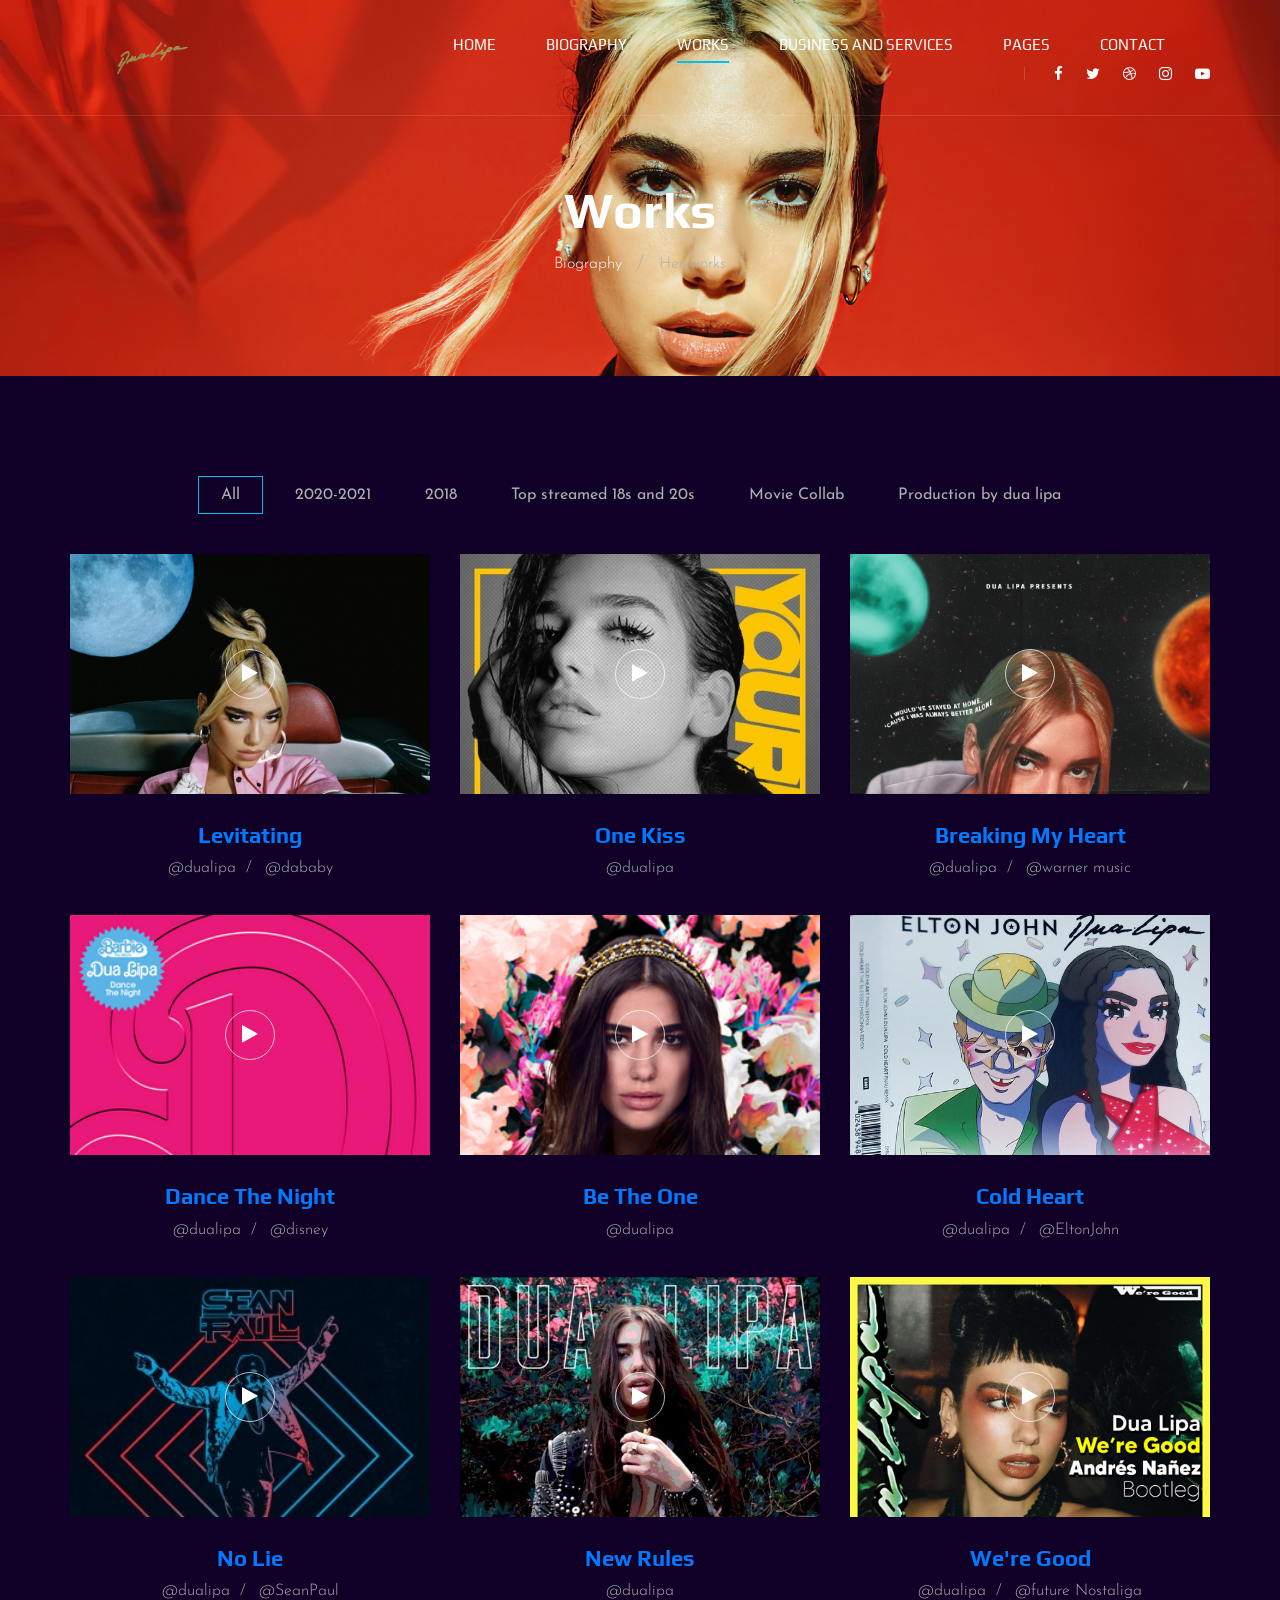
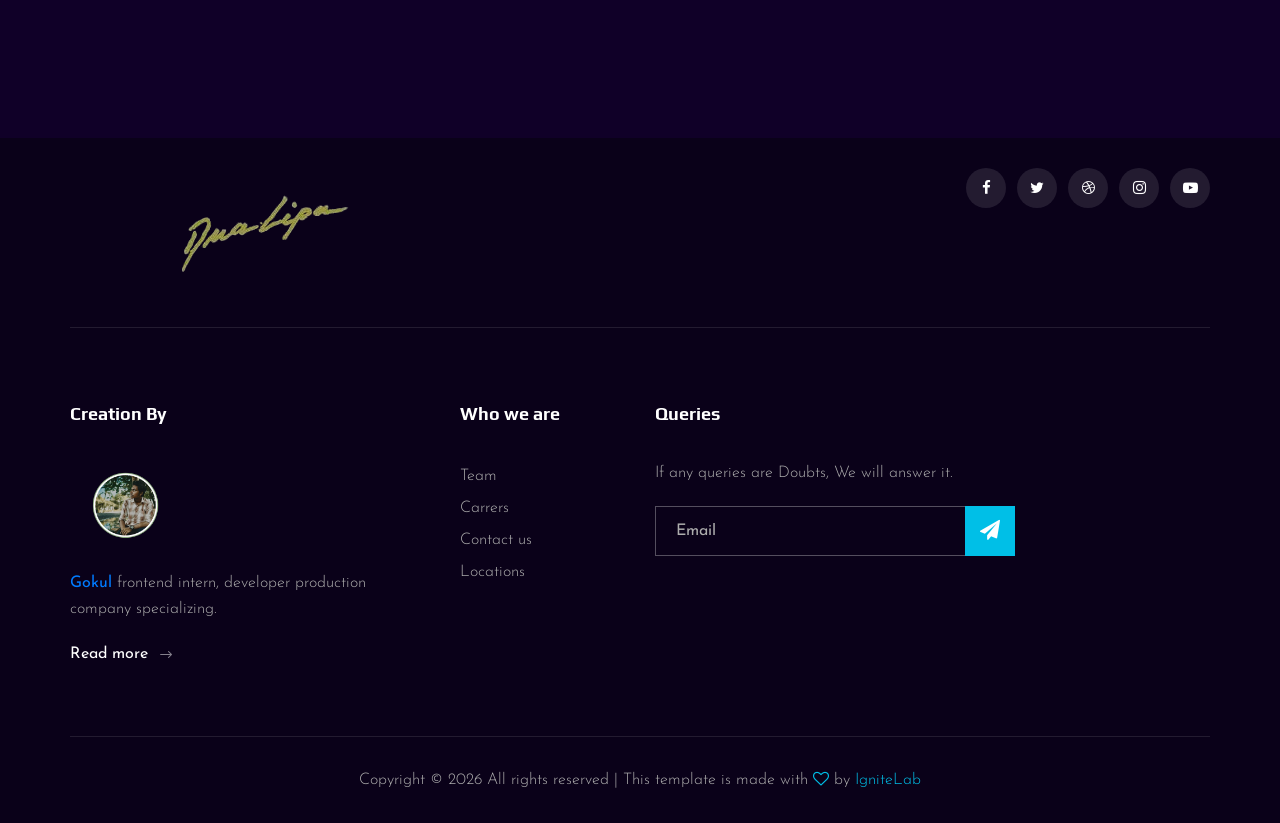
<file: portfolio.html>
<!DOCTYPE html>
<html lang="zxx">

<head>
    <meta charset="UTF-8">
    <meta name="description" content="Videograph Template">
    <meta name="keywords" content="Videograph, unica, creative, html">
    <meta name="viewport" content="width=device-width, initial-scale=1.0">
    <meta http-equiv="X-UA-Compatible" content="ie=edge">
    <title>Dua Lipa | Works</title>
    <link rel="icon" type="image/x-icon" href="img/title.png">

    <!-- Google Font -->
    <link href="https://fonts.googleapis.com/css2?family=Play:wght@400;700&display=swap" rel="stylesheet">
    <link href="https://fonts.googleapis.com/css2?family=Josefin+Sans:wght@300;400;500;600;700&display=swap"
        rel="stylesheet">

    <!-- Css Styles -->
    <link rel="stylesheet" href="css/bootstrap.min.css" type="text/css">
    <link rel="stylesheet" href="css/font-awesome.min.css" type="text/css">
    <link rel="stylesheet" href="css/elegant-icons.css" type="text/css">
    <link rel="stylesheet" href="css/owl.carousel.min.css" type="text/css">
    <link rel="stylesheet" href="css/magnific-popup.css" type="text/css">
    <link rel="stylesheet" href="css/slicknav.min.css" type="text/css">
    <link rel="stylesheet" href="css/style.css" type="text/css">
</head>

<body>
    <!-- Page Preloder -->
    <div id="preloder">
        <div class="loader"></div>
    </div>

    <!-- Header Section Begin -->
    <header class="header">
        <div class="container">
            <div class="row">
                <div class="col-lg-2">
                    <div class="header__logo">
                        <a href="./index.html"><img src="img/logo.png" alt=""></a>
                    </div>
                </div>
                <div class="col-lg-10">
                    <div class="header__nav__option">
                        <nav class="header__nav__menu mobile-menu">
                            <ul>
                                <li><a href="./index.html">Home</a></li>
                                <li><a href="./about.html">Biography</a></li>
                                <li class="active"><a href="./portfolio.html">Works</a></li>
                                <li><a href="./services.html">Business and Services</a></li>
                                <li><a href="#">Pages</a>
                                    <ul class="dropdown">
                                        <li><a href="./about.html">Biography</a></li>
                                        <li><a href="./portfolio.html">Works</a></li>
                                        <li><a href="./blog-details.html">Author</a></li>
                                        <li><a href="./services.html">Bussiness and Services</a></li>
                                    </ul>
                                </li>
                                <li><a href="./contact.html">Contact</a></li>
                            </ul>
                        </nav>
                        <div class="header__nav__social">
                            <a href="https://www.facebook.com/DuaLipa/"><i class="fa fa-facebook"></i></a>
                            <a href="https://twitter.com/DUALIPA?ref_src=twsrc%5Egoogle%7Ctwcamp%5Eserp%7Ctwgr%5Eauthor"><i class="fa fa-twitter"></i></a>
                            <a href="https://dribbble.com/tags/dua-lipa"><i class="fa fa-dribbble"></i></a>
                            <a href="https://www.instagram.com/dualipa/"><i class="fa fa-instagram"></i></a>
                            <a href="https://www.youtube.com/channel/UC-J-KZfRV8c13fOCkhXdLiQ"><i class="fa fa-youtube-play"></i></a>
                        </div>
                    </div>
                </div>
            </div>
            <div id="mobile-menu-wrap"></div>
        </div>
    </header>
    <!-- Header End -->

    <!-- Breadcrumb Begin -->
    <div class="breadcrumb-option spad set-bg" data-setbg="img/breadcrumb-bg.jpg">
        <div class="container">
            <div class="row">
                <div class="col-lg-12 text-center">
                    <div class="breadcrumb__text">
                        <h2>Works</h2>
                        <div class="breadcrumb__links">
                            <a href="./about.html">Biography</a>
                            <span>Her works</span>
                        </div>
                    </div>
                </div>
            </div>
        </div>
    </div>
    <!-- Breadcrumb End -->

    <!-- Portfolio Section Begin -->
    <section class="portfolio spad">
        <div class="container">
            <div class="row">
                <div class="col-lg-12">
                    <ul class="portfolio__filter">
                        <li class="active" data-filter="*">All</li>
                        <li data-filter=".branding">2020-2021</li>
                        <li data-filter=".digital-marketing">2018</li>
                        <li data-filter=".web">Top streamed 18s and 20s</li>
                        <li data-filter=".photography">Movie Collab</li>
                        <li data-filter=" .ecommerce">Production by dua lipa</li>
                    </ul>
                </div>
            </div>
            <div class="row portfolio__gallery">
                <div class="col-lg-4 col-md-6 col-sm-6 mix branding">
                    <div class="portfolio__item">
                        <div class="portfolio__item__video set-bg" data-setbg="img/portfolio/portfolio-1.jpg">
                            <a href="https://youtu.be/TUVcZfQe-Kw?si=_ZlFeSt-0btzsrM7" class="play-btn video-popup"><i
                                    class="fa fa-play"></i></a>
                        </div>
                        <div class="portfolio__item__text">
                            <h4><a href="https://youtu.be/TUVcZfQe-Kw?si=_ZlFeSt-0btzsrM7">Levitating</a></h4>
                            <ul>
                                <li>@dualipa</li>
                                <li>@dababy</li>
                            </ul>
                        </div>
                    </div>
                </div>
                <div class="col-lg-4 col-md-6 col-sm-6 mix digital-marketing">
                    <div class="portfolio__item">
                        <div class="portfolio__item__video set-bg" data-setbg="img/portfolio/portfolio-2.jpg">
                            <a href="https://www.youtube.com/watch?v=LXb3EKWsInQ" class="play-btn video-popup"><i
                                    class="fa fa-play"></i></a>
                        </div>
                        <div class="portfolio__item__text">
                            <h4><a href="https://youtu.be/DkeiKbqa02g?si=OI7-ZZ9a_BZ_jpSY">One Kiss</a></h4>
                            <span>@dualipa</span>
                        </div>
                    </div>
                </div>
                <div class="col-lg-4 col-md-6 col-sm-6 mix web">
                    <div class="portfolio__item">
                        <div class="portfolio__item__video set-bg" data-setbg="img/portfolio/portfolio-3.jpg">
                            <a href="https://www.youtube.com/watch?v=LXb3EKWsInQ" class="play-btn video-popup"><i
                                    class="fa fa-play"></i></a>
                        </div>
                        <div class="portfolio__item__text">
                            <h4><a href="https://youtu.be/Nj2U6rhnucI?si=8DDKqkL57WjIeYSC">Breaking My Heart</a></h4>
                            <ul>
                                <li>@dualipa</li>
                                <li>@warner music</li>
                            </ul>
                        </div>
                    </div>
                </div>
                <div class="col-lg-4 col-md-6 col-sm-6 mix photography">
                    <div class="portfolio__item">
                        <div class="portfolio__item__video set-bg" data-setbg="img/portfolio/portfolio-4.jpg">
                            <a href="https://www.youtube.com/watch?v=LXb3EKWsInQ" class="play-btn video-popup"><i
                                    class="fa fa-play"></i></a>
                        </div>
                        <div class="portfolio__item__text">
                            <h4><a href="https://youtu.be/OiC1rgCPmUQ?si=jWVE-4_C_cVUSmhE">Dance The Night</a></h4>
                            <ul>
                                <li>@dualipa</li>
                                <li>@disney</li>
                            </ul>
                        </div>
                    </div>
                </div>
                <div class="col-lg-4 col-md-6 col-sm-6 mix ecommerce">
                    <div class="portfolio__item">
                        <div class="portfolio__item__video set-bg" data-setbg="img/portfolio/portfolio-5.jpg">
                            <a href="https://www.youtube.com/watch?v=LXb3EKWsInQ" class="play-btn video-popup"><i
                                    class="fa fa-play"></i></a>
                        </div>
                        <div class="portfolio__item__text">
                            <h4><a href="https://youtu.be/-rey3m8SWQI?si=O_KPf5kmZPR6dXtm">Be The One</a></h4>
                            <span>@dualipa</span>
                        </div>
                    </div>
                </div>
                <div class="col-lg-4 col-md-6 col-sm-6 mix branding">
                    <div class="portfolio__item">
                        <div class="portfolio__item__video set-bg" data-setbg="img/portfolio/portfolio-6.jpg">
                            <a href="https://www.youtube.com/watch?v=LXb3EKWsInQ" class="play-btn video-popup"><i
                                    class="fa fa-play"></i></a>
                        </div>
                        <div class="portfolio__item__text">
                            <h4><a href="https://youtu.be/qod03PVTLqk?si=pgvbIZVQM1wEFIsx">Cold Heart</a></h4>
                            <ul>
                                <li>@dualipa</li>
                                <li>@EltonJohn</li>
                            </ul>
                        </div>
                    </div>
                </div>
                <div class="col-lg-4 col-md-6 col-sm-6 mix web">
                    <div class="portfolio__item">
                        <div class="portfolio__item__video set-bg" data-setbg="img/portfolio/portfolio-7.jpg">
                            <a href="https://www.youtube.com/watch?v=LXb3EKWsInQ" class="play-btn video-popup"><i
                                    class="fa fa-play"></i></a>
                        </div>
                        <div class="portfolio__item__text">
                            <h4><a href="https://youtu.be/GzU8KqOY8YA?si=WRl0GTVXRnRhb7ZS">No Lie</a></h4>
                            <ul>
                                <li>@dualipa</li>
                                <li>@SeanPaul</li>
                            </ul>
                        </div>
                    </div>
                </div>
                <div class="col-lg-4 col-md-6 col-sm-6 mix photography">
                    <div class="portfolio__item">
                        <div class="portfolio__item__video set-bg" data-setbg="img/portfolio/portfolio-8.jpg">
                            <a href="https://www.youtube.com/watch?v=LXb3EKWsInQ" class="play-btn video-popup"><i
                                    class="fa fa-play"></i></a>
                        </div>
                        <div class="portfolio__item__text">
                            <h4><a href="https://youtu.be/k2qgadSvNyU?si=Ij0hBmaVZ2GX0Oyp">New Rules</a></h4>
                            <span>@dualipa</span>
                        </div>
                    </div>
                </div>
                <div class="col-lg-4 col-md-6 col-sm-6 mix ecommerce">
                    <div class="portfolio__item">
                        <div class="portfolio__item__video set-bg" data-setbg="img/portfolio/portfolio-9.jpg">
                            <a href="https://www.youtube.com/watch?v=LXb3EKWsInQ" class="play-btn video-popup"><i
                                    class="fa fa-play"></i></a>
                        </div>
                        <div class="portfolio__item__text">
                            <h4><a href="https://youtu.be/jr47YisIsz8?si=Pr896hunJExGeN10">We're Good</a></h4>
                            <ul>
                                <li>@dualipa</li>
                                <li>@future Nostaliga</li>
                            </ul>
                        </div>
                    </div>
                </div>
            </div>
        </div>
    </section>
    <!-- Portfolio Section End -->

    <!-- Footer Section Begin -->
    <footer class="footer">
        <div class="container">
            <div class="footer__top">
                <div class="row">
                    <div class="col-lg-6 col-md-6">
                        <div class="footer__top__logo">
                            <a href="#"><img src="img/logo.png" alt=""></a>
                        </div>
                    </div>
                    <div class="col-lg-6 col-md-6">
                        <div class="footer__top__social">
                            <a href="https://www.facebook.com/DuaLipa/"><i class="fa fa-facebook"></i></a>
                            <a href="https://twitter.com/DUALIPA?ref_src=twsrc%5Egoogle%7Ctwcamp%5Eserp%7Ctwgr%5Eauthor"><i class="fa fa-twitter"></i></a>
                            <a href="https://dribbble.com/tags/dua-lipa"><i class="fa fa-dribbble"></i></a>
                            <a href="https://www.instagram.com/dualipa/"><i class="fa fa-instagram"></i></a>
                            <a href="https://www.youtube.com/channel/UC-J-KZfRV8c13fOCkhXdLiQ"><i class="fa fa-youtube-play"></i></a>
                        </div>
                    </div>
                </div>
            </div>
            <div class="footer__option">
                <div class="row">
                    <div class="col-lg-4 col-md-6 col-sm-6">
                        <div class="footer__option__item">
                            <h5>Creation By</h5>
                            <div class="avatar">
                                <img src="img/pp.png" width="110" height="110" style="padding: 20px; position: relative; bottom: 10px;" >
                            </div>
                            <p><strong><span><a href="blog-details.html">Gokul</a></span></strong> frontend intern, developer
                                production company specializing.</p>
                            <a href="http://ignitelabs.in/gokul/" class="read__more">Read more <span class="arrow_right"></span></a>
                        </div>
                    </div>
                    <div class="col-lg-2 col-md-3 col-sm-3">
                        <div class="footer__option__item">
                            <h5>Who we are</h5>
                            <ul>
                                <li><a href="http://ignitelabs.in/">Team</a></li>
                                <li><a href="http://ignitelabs.in/">Carrers</a></li>
                                <li><a href="http://ignitelabs.in/">Contact us</a></li>
                                <li><a href="http://ignitelabs.in/">Locations</a></li>
                            </ul>
                        </div>
                    </div>
                    <div class="col-lg-4 col-md-12">
                        <div class="footer__option__item">
                            <h5>Queries</h5>
                            <p>If any queries are Doubts, We will answer it.</p>
                            <form action="https://mail.google.com/mail/u/0/#inbox">
                                <input type="text" placeholder="Email">
                                <button type="submit"><i class="fa fa-send"></i></button>
                            </form>
                        </div>
                    </div>
                </div>
            </div>
            <div class="footer__copyright">
                <div class="row">
                    <div class="col-lg-12 text-center">
                        <!-- Link back to Colorlib can't be removed. Template is licensed under CC BY 3.0. -->
                        <p class="footer__copyright__text">Copyright &copy;
                            <script>
                                document.write(new Date().getFullYear());
                            </script>
                            All rights reserved | This template is made with <i class="fa fa-heart-o"
                                aria-hidden="true"></i> by <a href="http://ignitelabs.in/" target="_blank">IgniteLab</a>
                        </p>
                        <!-- Link back to Colorlib can't be removed. Template is licensed under CC BY 3.0. -->
                    </div>
                </div>
            </div>
        </div>
    </footer>
    <!-- Footer Section End -->

    <!-- Js Plugins -->
    <script src="js/jquery-3.3.1.min.js"></script>
    <script src="js/bootstrap.min.js"></script>
    <script src="js/jquery.magnific-popup.min.js"></script>
    <script src="js/mixitup.min.js"></script>
    <script src="js/masonry.pkgd.min.js"></script>
    <script src="js/jquery.slicknav.js"></script>
    <script src="js/owl.carousel.min.js"></script>
    <script src="js/main.js"></script>
</body>

</html>
</file>
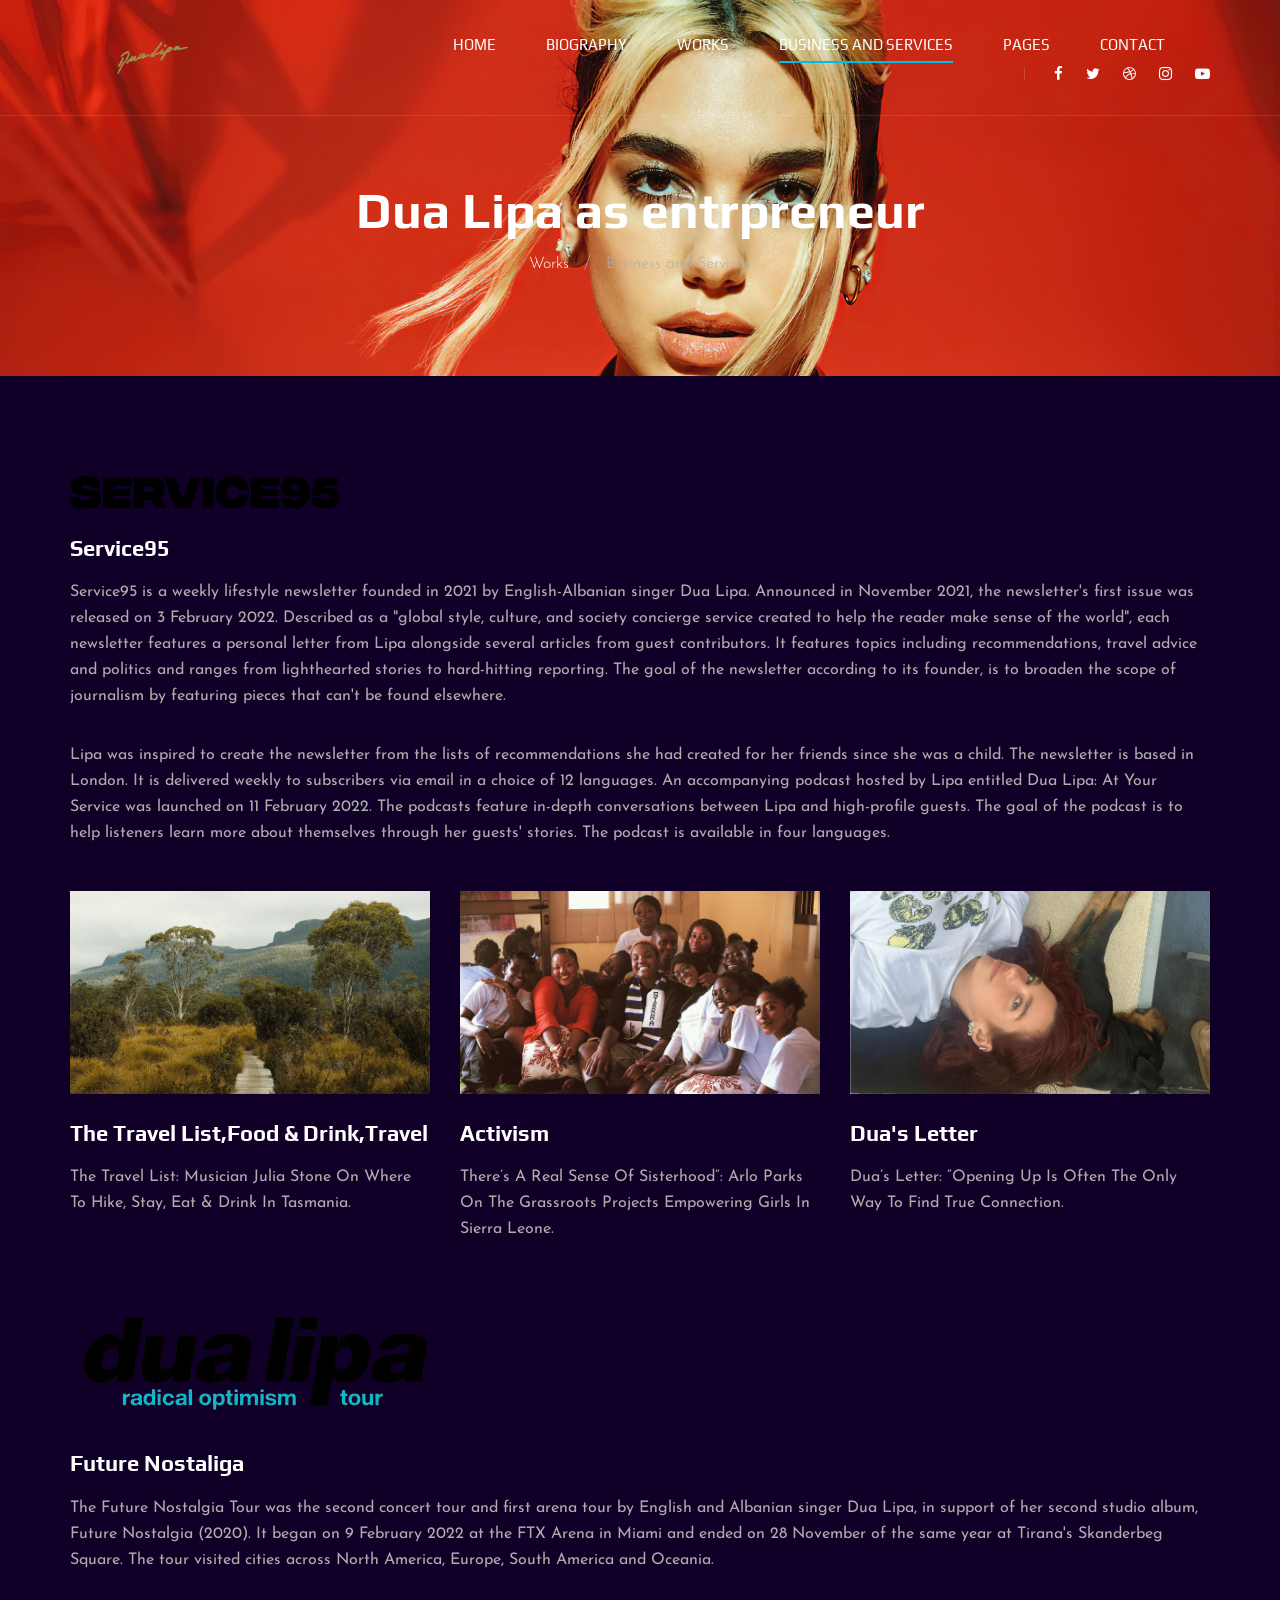
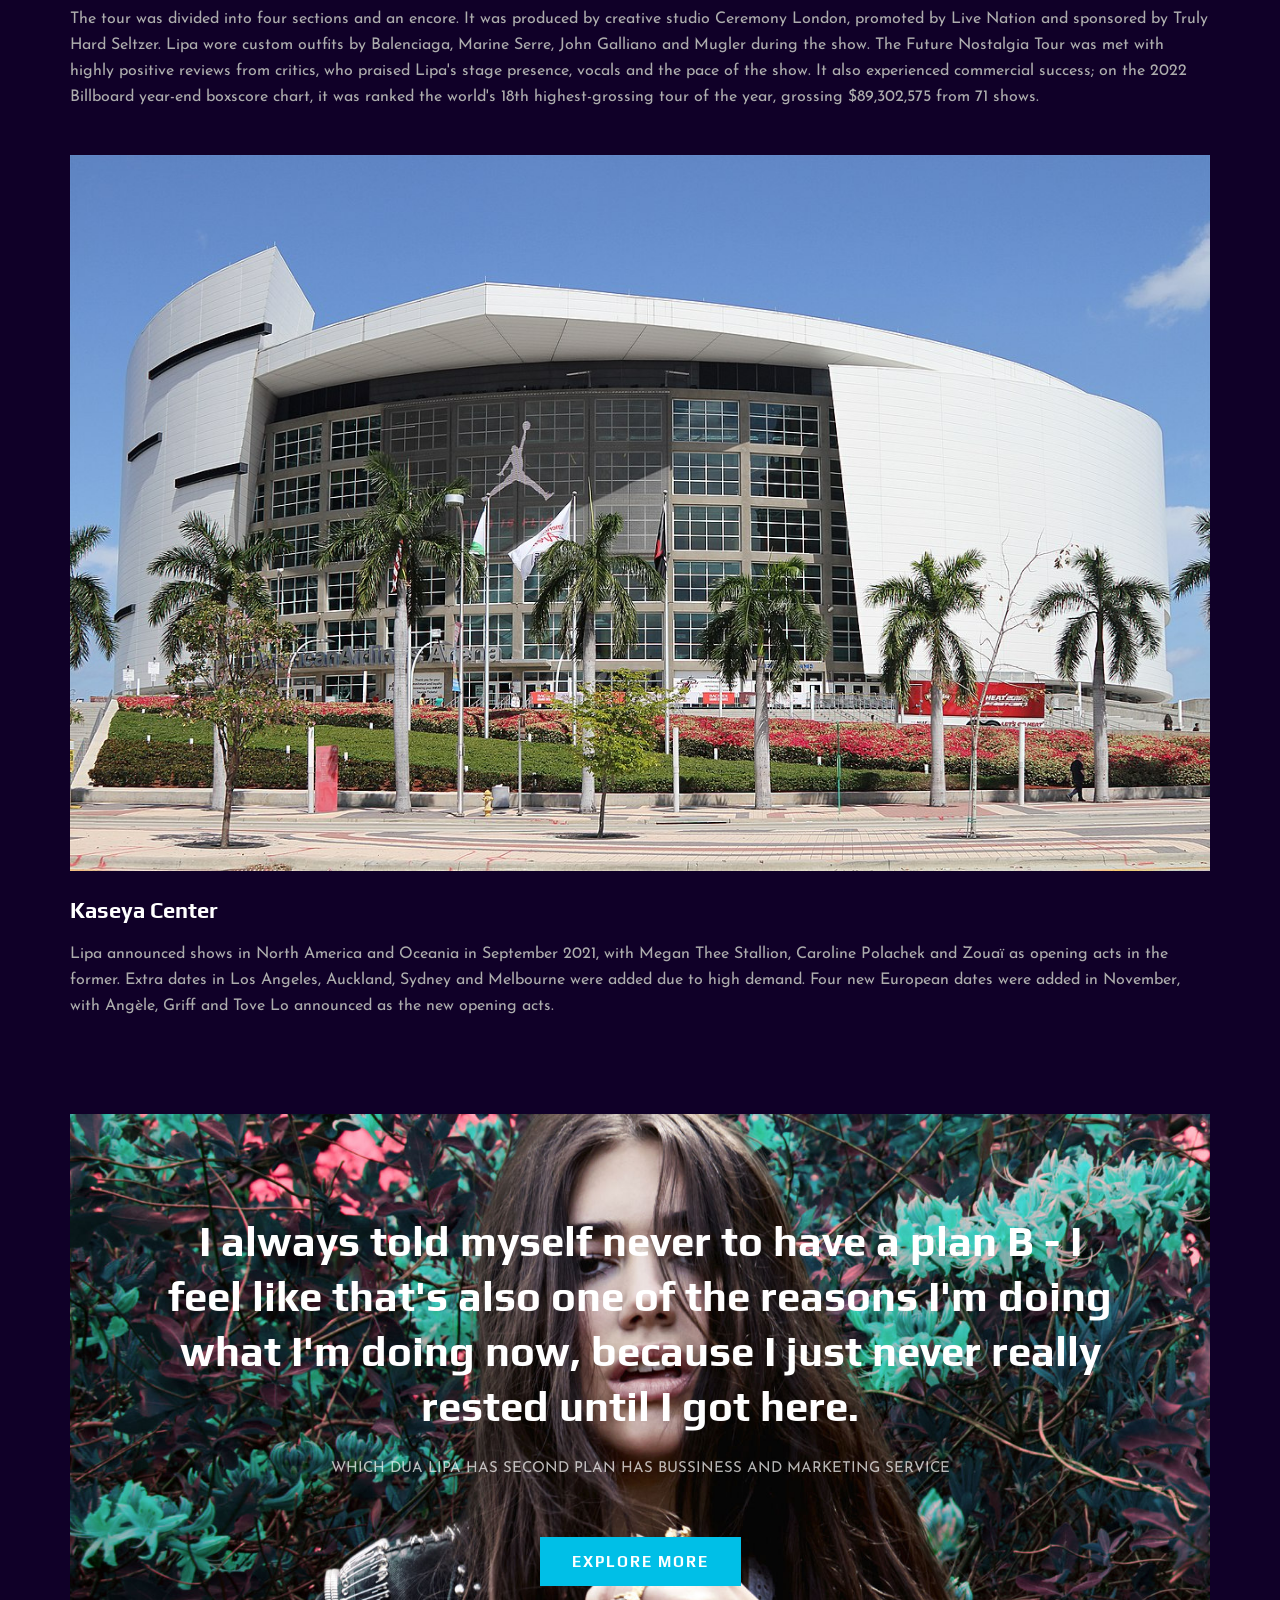
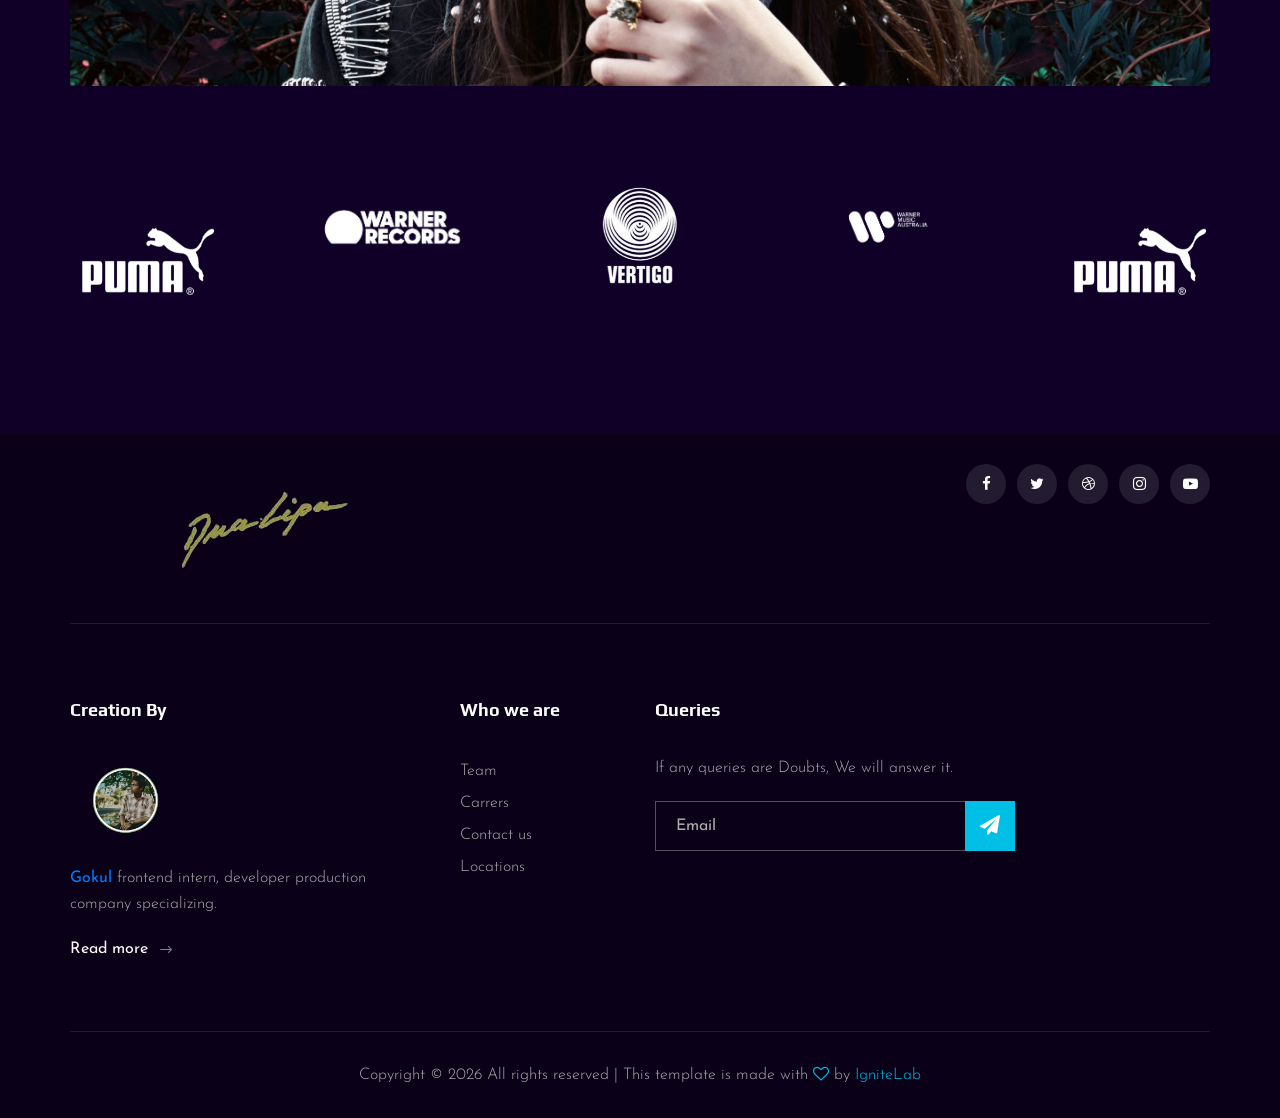
<file: services.html>
<!DOCTYPE html>
<html lang="zxx">

<head>
    <meta charset="UTF-8">
    <meta name="description" content="Videograph Template">
    <meta name="keywords" content="Videograph, unica, creative, html">
    <meta name="viewport" content="width=device-width, initial-scale=1.0">
    <meta http-equiv="X-UA-Compatible" content="ie=edge">
    <title>Dua Lipa | Business and Services</title>
    <link rel="icon" type="image/x-icon" href="img/title.png">

    <!-- Google Font -->
    <link href="https://fonts.googleapis.com/css2?family=Play:wght@400;700&display=swap" rel="stylesheet">
    <link href="https://fonts.googleapis.com/css2?family=Josefin+Sans:wght@300;400;500;600;700&display=swap"
        rel="stylesheet">

    <!-- Css Styles -->
    <link rel="stylesheet" href="css/bootstrap.min.css" type="text/css">
    <link rel="stylesheet" href="css/font-awesome.min.css" type="text/css">
    <link rel="stylesheet" href="css/elegant-icons.css" type="text/css">
    <link rel="stylesheet" href="css/owl.carousel.min.css" type="text/css">
    <link rel="stylesheet" href="css/magnific-popup.css" type="text/css">
    <link rel="stylesheet" href="css/slicknav.min.css" type="text/css">
    <link rel="stylesheet" href="css/style.css" type="text/css">
</head>

<body>
    <!-- Page Preloder -->
    <div id="preloder">
        <div class="loader"></div>
    </div>

    <!-- Header Section Begin -->
    <header class="header">
        <div class="container">
            <div class="row">
                <div class="col-lg-2">
                    <div class="header__logo">
                        <a href="./index.html"><img src="img/logo.png" alt=""></a>
                    </div>
                </div>
                <div class="col-lg-10">
                    <div class="header__nav__option">
                        <nav class="header__nav__menu mobile-menu">
                            <ul>
                                <li><a href="./index.html">Home</a></li>
                                <li><a href="./about.html">Biography</a></li>
                                <li><a href="./portfolio.html">Works</a></li>
                                <li class="active"><a href="./services.html">Business and Services</a></li>
                                <li><a href="#">Pages</a>
                                    <ul class="dropdown">
                                        <li><a href="./about.html">Biography</a></li>
                                        <li><a href="./portfolio.html">Works</a></li>
                                        <li><a href="./blog-details.html">Author</a></li>
                                        <li><a href="./services.html">Business and Services</a></li>
                                    </ul>
                                </li>
                                <li><a href="./contact.html">Contact</a></li>
                            </ul>
                        </nav>
                        <div class="header__nav__social">
                            <a href="https://www.facebook.com/DuaLipa/"><i class="fa fa-facebook"></i></a>
                            <a href="https://twitter.com/DUALIPA?ref_src=twsrc%5Egoogle%7Ctwcamp%5Eserp%7Ctwgr%5Eauthor"><i class="fa fa-twitter"></i></a>
                            <a href="https://dribbble.com/tags/dua-lipa"><i class="fa fa-dribbble"></i></a>
                            <a href="https://www.instagram.com/dualipa/"><i class="fa fa-instagram"></i></a>
                            <a href="https://www.youtube.com/channel/UC-J-KZfRV8c13fOCkhXdLiQ"><i class="fa fa-youtube-play"></i></a>
                        </div>
                    </div>
                </div>
            </div>
            <div id="mobile-menu-wrap"></div>
        </div>
    </header>
    <!-- Header End -->

    <!-- Breadcrumb Begin -->
    <div class="breadcrumb-option spad set-bg" data-setbg="img/breadcrumb-bg.jpg">
        <div class="container">
            <div class="row">
                <div class="col-lg-12 text-center">
                    <div class="breadcrumb__text">
                        <h2>Dua Lipa as entrpreneur</h2>
                        <div class="breadcrumb__links">
                            <a href="./portfolio.html">Works</a>
                            <span>Business and Services</span>
                        </div>
                    </div>
                </div>
            </div>
        </div>
    </div>
    <!-- Breadcrumb End -->

    <!-- Services Section Begin -->
    <section class="services-page spad">
        <div class="container">
            <div class="row">
                <div class="col-lg-12 col-md-6 col-sm-6">
                    <div class="services__item">
                        <div class="company">
                           <a href="https://www.service95.com/"> <img src="./img/icons/logo1.png"></a>
                        </div>
                        <h4>Service95</h4>
                        <p>Service95 is a weekly lifestyle newsletter founded in 2021 by English-Albanian singer Dua Lipa. Announced in November 2021, the newsletter's first issue was released on 3 February 2022. Described as a "global style, culture, and society concierge service created to help the reader make sense of the world", each newsletter features a personal letter from Lipa alongside several articles from guest contributors. It features topics including recommendations, travel advice and politics and ranges from lighthearted stories to hard-hitting reporting. The goal of the newsletter according to its founder, is to broaden the scope of journalism by featuring pieces that can't be found elsewhere.</p>
                        <hr>
                        <p>Lipa was inspired to create the newsletter from the lists of recommendations she had created for her friends since she was a child. The newsletter is based in London. It is delivered weekly to subscribers via email in a choice of 12 languages. An accompanying podcast hosted by Lipa entitled Dua Lipa: At Your Service was launched on 11 February 2022. The podcasts feature in-depth conversations between Lipa and high-profile guests. The goal of the podcast is to help listeners learn more about themselves through her guests' stories. The podcast is available in four languages.</p>
                    </div>
                </div>
                <div class="col-lg-4 col-md-6 col-sm-6">
                    <div class="services__item">
                        <div class="company">
                        <img src="./img/icons/img-1.jpg">
                        </div>
                        <h4>The Travel List,Food & Drink,Travel</h4>
                        <p>The Travel List: Musician Julia Stone On Where To Hike, Stay, Eat & Drink In Tasmania.</p>
                    </div>
                </div>
                <div class="col-lg-4 col-md-6 col-sm-6">
                    <div class="services__item">
                        <div class="company">
                            <img src="./img/icons/img-2.jpg">
                            </div>
                        <h4>Activism</h4>
                        <p>There’s A Real Sense Of Sisterhood”: Arlo Parks On The Grassroots Projects Empowering Girls In Sierra Leone.</p>
                    </div>
                </div>
                <div class="col-lg-4 col-md-6 col-sm-6">
                    <div class="services__item">
                        <div class="company">
                            <img src="./img/icons/img-3.jpg">
                            </div>
                        <h4>Dua's Letter</h4>
                        <p>Dua’s Letter: “Opening Up Is Often The Only Way To Find True Connection.</p>
                    </div>
                </div>
                <div class="col-lg-12 col-md-6 col-sm-6">
                    <div class="services__item">
                        <div class="company">
                            <a href="https://www.dualipa.com/"> <img src="./img/icons/logo-2.png"></a>
                            </div>
                        <h4>Future Nostaliga</h4>
                        <p>The Future Nostalgia Tour was the second concert tour and first arena tour by English and Albanian singer Dua Lipa, in support of her second studio album, Future Nostalgia (2020). It began on 9 February 2022 at the FTX Arena in Miami and ended on 28 November of the same year at Tirana's Skanderbeg Square. The tour visited cities across North America, Europe, South America and Oceania.</p>
                        <hr>
                        <p>The tour was divided into four sections and an encore. It was produced by creative studio Ceremony London, promoted by Live Nation and sponsored by Truly Hard Seltzer. Lipa wore custom outfits by Balenciaga, Marine Serre, John Galliano and Mugler during the show. The Future Nostalgia Tour was met with highly positive reviews from critics, who praised Lipa's stage presence, vocals and the pace of the show. It also experienced commercial success; on the 2022 Billboard year-end boxscore chart, it was ranked the world's 18th highest-grossing tour of the year, grossing $89,302,575 from 71 shows.</p>
                    </div>
                </div>
                <div class="col-lg-12 col-md-6 col-sm-6">
                    <div class="services__item">
                        <div class="company">
                            <img src="./img/icons/img-4.jpg">
                            </div>
                        <h4>Kaseya Center</h4>
                        <p>Lipa announced shows in North America and Oceania in September 2021, with Megan Thee Stallion, Caroline Polachek and Zouaï as opening acts in the former. Extra dates in Los Angeles, Auckland, Sydney and Melbourne were added due to high demand. Four new European dates were added in November, with Angèle, Griff and Tove Lo announced as the new opening acts.</p>
                    </div> 
    </section>
    <!-- Services Section End -->

    <!-- Call To Action Section Begin -->
    <section class="callto sp__callto">
        <div class="container">
            <div class="callto__services spad set-bg" data-setbg="img/calltos-bg.jpg">
                <div class="row d-flex justify-content-center">
                    <div class="col-lg-10 text-center">
                        <div class="callto__text">
                            <h2>I always told myself never to have a plan B - I feel like that's also one of the reasons I'm doing what I'm doing now, because I just never really rested until I got here.</h2>
                            <p>Which Dua lipa has Second plan has Bussiness and Marketing Service</p>
                            <a href="https://www.dualipa.com/">Explore More</a>
                        </div>
                    </div>
                </div>
            </div>
        </div>
    </section>
    <!-- Call To Action Section End -->

    <!-- Logo Begin -->
    <div class="logo spad">
        <div class="container">
            <div class="logo__carousel owl-carousel">
                <a href="https://www.googleadservices.com/pagead/aclk?sa=L&ai=DChcSEwj0rZCtn5KJAxVBGIMDHT-WOnQYABAAGgJzZg&ae=2&co=1&ase=5&gclid=CjwKCAjwpbi4BhByEiwAMC8JnVNUIvOipymRIdtPDSQ9m9HO4OHUkL3Y0ylBkLLU75deYeOq0TKHXxoCKzwQAvD_BwE&ohost=www.google.com&cid=CAESVuD2SgfnKlwsEymVlCYeluQEJpkyDS30CPzXwuDQ6P60FhPr6ztfwhbYf5uQLnxBdzAasgiuTdz9koceV6aLbgAbpYUou59tE3IfMLwp-sYrQxhUZlDm&sig=AOD64_1pkCnYm5nREjAZY6pHTfyrgejF7Q&q&adurl&ved=2ahUKEwjPkoutn5KJAxVXS2cHHcmxCx0Q0Qx6BAgMEAE" class="logo__item"><img src="img/logo/logo-1.png" alt=""></a>
                <a href="https://www.warnerrecords.com/" class="logo__item"><img src="img/logo/logo-2.png" alt=""></a>
                <a href="https://vertigovinyl.com/" class="logo__item"><img src="img/logo/logo-3.png" alt=""></a>
                <a href="https://warnermusic.com.au/" class="logo__item"><img src="img/logo/logo-4.png" alt=""></a>
            </div>
        </div>
    </div>
    <!-- Logo End -->

    <!-- Footer Section Begin -->
    <footer class="footer">
        <div class="container">
            <div class="footer__top">
                <div class="row">
                    <div class="col-lg-6 col-md-6">
                        <div class="footer__top__logo">
                            <a href="#"><img src="img/logo.png" alt=""></a>
                        </div>
                    </div>
                    <div class="col-lg-6 col-md-6">
                        <div class="footer__top__social">
                            <a href="https://www.facebook.com/DuaLipa/"><i class="fa fa-facebook"></i></a>
                            <a href="https://twitter.com/DUALIPA?ref_src=twsrc%5Egoogle%7Ctwcamp%5Eserp%7Ctwgr%5Eauthor"><i class="fa fa-twitter"></i></a>
                            <a href="https://dribbble.com/tags/dua-lipa"><i class="fa fa-dribbble"></i></a>
                            <a href="https://www.instagram.com/dualipa/"><i class="fa fa-instagram"></i></a>
                            <a href="https://www.youtube.com/channel/UC-J-KZfRV8c13fOCkhXdLiQ"><i class="fa fa-youtube-play"></i></a>
                        </div>
                    </div>
                </div>
            </div>
            <div class="footer__option">
                <div class="row">
                    <div class="col-lg-4 col-md-6 col-sm-6">
                        <div class="footer__option__item">
                            <h5>Creation By</h5>
                            <div class="avatar">
                                <img src="img/pp.png" width="110" height="110" style="padding: 20px; position: relative; bottom: 10px;" >
                            </div>
                            <p><strong><span><a href="blog-details.html">Gokul</a></span></strong> frontend intern, developer
                                production company specializing.</p>
                            <a href="http://ignitelabs.in/gokul/" class="read__more">Read more <span class="arrow_right"></span></a>
                        </div>
                    </div>
                    <div class="col-lg-2 col-md-3 col-sm-3">
                        <div class="footer__option__item">
                            <h5>Who we are</h5>
                            <ul>
                                <li><a href="http://ignitelabs.in/">Team</a></li>
                                <li><a href="http://ignitelabs.in/">Carrers</a></li>
                                <li><a href="http://ignitelabs.in/">Contact us</a></li>
                                <li><a href="http://ignitelabs.in/">Locations</a></li>
                            </ul>
                        </div>
                    </div>
                    <div class="col-lg-4 col-md-12">
                        <div class="footer__option__item">
                            <h5>Queries</h5>
                            <p>If any queries are Doubts, We will answer it.</p>
                            <form action="https://mail.google.com/mail/u/0/#inbox">
                                <input type="text" placeholder="Email">
                                <button type="submit"><i class="fa fa-send"></i></button>
                            </form>
                        </div>
                    </div>
                </div>
            </div>
            <div class="footer__copyright">
                <div class="row">
                    <div class="col-lg-12 text-center">
                        <!-- Link back to Colorlib can't be removed. Template is licensed under CC BY 3.0. -->
                        <p class="footer__copyright__text">Copyright &copy;
                            <script>
                                document.write(new Date().getFullYear());
                            </script>
                            All rights reserved | This template is made with <i class="fa fa-heart-o"
                                aria-hidden="true"></i> by <a href="http://ignitelabs.in/" target="_blank">IgniteLab</a>
                        </p>
                        <!-- Link back to Colorlib can't be removed. Template is licensed under CC BY 3.0. -->
                    </div>
                </div>
            </div>
        </div>
    </footer>
    <!-- Footer Section End -->

    <!-- Js Plugins -->
    <script src="js/jquery-3.3.1.min.js"></script>
    <script src="js/bootstrap.min.js"></script>
    <script src="js/jquery.magnific-popup.min.js"></script>
    <script src="js/mixitup.min.js"></script>
    <script src="js/masonry.pkgd.min.js"></script>
    <script src="js/jquery.slicknav.js"></script>
    <script src="js/owl.carousel.min.js"></script>
    <script src="js/main.js"></script>
</body>

</html>
</file>
<file: css/elegant-icons.css>
@font-face {
	font-family: 'ElegantIcons';
	src:url('../fonts/ElegantIcons.eot');
	src:url('../fonts/ElegantIcons.eot?#iefix') format('embedded-opentype'),
		url('../fonts/ElegantIcons.woff') format('woff'),
		url('../fonts/ElegantIcons.ttf') format('truetype'),
		url('../fonts/ElegantIcons.svg#ElegantIcons') format('svg');
	font-weight: normal;
	font-style: normal;
}

/* Use the following CSS code if you want to use data attributes for inserting your icons */
[data-icon]:before {
	font-family: 'ElegantIcons';
	content: attr(data-icon);
	speak: none;
	font-weight: normal;
	font-variant: normal;
	text-transform: none;
	line-height: 1;
	-webkit-font-smoothing: antialiased;
	-moz-osx-font-smoothing: grayscale;
}

/* Use the following CSS code if you want to have a class per icon */
/*
Instead of a list of all class selectors,
you can use the generic selector below, but it's slower:
[class*="your-class-prefix"] {
*/
.arrow_up, .arrow_down, .arrow_left, .arrow_right, .arrow_left-up, .arrow_right-up, .arrow_right-down, .arrow_left-down, .arrow-up-down, .arrow_up-down_alt, .arrow_left-right_alt, .arrow_left-right, .arrow_expand_alt2, .arrow_expand_alt, .arrow_condense, .arrow_expand, .arrow_move, .arrow_carrot-up, .arrow_carrot-down, .arrow_carrot-left, .arrow_carrot-right, .arrow_carrot-2up, .arrow_carrot-2down, .arrow_carrot-2left, .arrow_carrot-2right, .arrow_carrot-up_alt2, .arrow_carrot-down_alt2, .arrow_carrot-left_alt2, .arrow_carrot-right_alt2, .arrow_carrot-2up_alt2, .arrow_carrot-2down_alt2, .arrow_carrot-2left_alt2, .arrow_carrot-2right_alt2, .arrow_triangle-up, .arrow_triangle-down, .arrow_triangle-left, .arrow_triangle-right, .arrow_triangle-up_alt2, .arrow_triangle-down_alt2, .arrow_triangle-left_alt2, .arrow_triangle-right_alt2, .arrow_back, .icon_minus-06, .icon_plus, .icon_close, .icon_check, .icon_minus_alt2, .icon_plus_alt2, .icon_close_alt2, .icon_check_alt2, .icon_zoom-out_alt, .icon_zoom-in_alt, .icon_search, .icon_box-empty, .icon_box-selected, .icon_minus-box, .icon_plus-box, .icon_box-checked, .icon_circle-empty, .icon_circle-slelected, .icon_stop_alt2, .icon_stop, .icon_pause_alt2, .icon_pause, .icon_menu, .icon_menu-square_alt2, .icon_menu-circle_alt2, .icon_ul, .icon_ol, .icon_adjust-horiz, .icon_adjust-vert, .icon_document_alt, .icon_documents_alt, .icon_pencil, .icon_pencil-edit_alt, .icon_pencil-edit, .icon_folder-alt, .icon_folder-open_alt, .icon_folder-add_alt, .icon_info_alt, .icon_error-oct_alt, .icon_error-circle_alt, .icon_error-triangle_alt, .icon_question_alt2, .icon_question, .icon_comment_alt, .icon_chat_alt, .icon_vol-mute_alt, .icon_volume-low_alt, .icon_volume-high_alt, .icon_quotations, .icon_quotations_alt2, .icon_clock_alt, .icon_lock_alt, .icon_lock-open_alt, .icon_key_alt, .icon_cloud_alt, .icon_cloud-upload_alt, .icon_cloud-download_alt, .icon_image, .icon_images, .icon_lightbulb_alt, .icon_gift_alt, .icon_house_alt, .icon_genius, .icon_mobile, .icon_tablet, .icon_laptop, .icon_desktop, .icon_camera_alt, .icon_mail_alt, .icon_cone_alt, .icon_ribbon_alt, .icon_bag_alt, .icon_creditcard, .icon_cart_alt, .icon_paperclip, .icon_tag_alt, .icon_tags_alt, .icon_trash_alt, .icon_cursor_alt, .icon_mic_alt, .icon_compass_alt, .icon_pin_alt, .icon_pushpin_alt, .icon_map_alt, .icon_drawer_alt, .icon_toolbox_alt, .icon_book_alt, .icon_calendar, .icon_film, .icon_table, .icon_contacts_alt, .icon_headphones, .icon_lifesaver, .icon_piechart, .icon_refresh, .icon_link_alt, .icon_link, .icon_loading, .icon_blocked, .icon_archive_alt, .icon_heart_alt, .icon_star_alt, .icon_star-half_alt, .icon_star, .icon_star-half, .icon_tools, .icon_tool, .icon_cog, .icon_cogs, .arrow_up_alt, .arrow_down_alt, .arrow_left_alt, .arrow_right_alt, .arrow_left-up_alt, .arrow_right-up_alt, .arrow_right-down_alt, .arrow_left-down_alt, .arrow_condense_alt, .arrow_expand_alt3, .arrow_carrot_up_alt, .arrow_carrot-down_alt, .arrow_carrot-left_alt, .arrow_carrot-right_alt, .arrow_carrot-2up_alt, .arrow_carrot-2dwnn_alt, .arrow_carrot-2left_alt, .arrow_carrot-2right_alt, .arrow_triangle-up_alt, .arrow_triangle-down_alt, .arrow_triangle-left_alt, .arrow_triangle-right_alt, .icon_minus_alt, .icon_plus_alt, .icon_close_alt, .icon_check_alt, .icon_zoom-out, .icon_zoom-in, .icon_stop_alt, .icon_menu-square_alt, .icon_menu-circle_alt, .icon_document, .icon_documents, .icon_pencil_alt, .icon_folder, .icon_folder-open, .icon_folder-add, .icon_folder_upload, .icon_folder_download, .icon_info, .icon_error-circle, .icon_error-oct, .icon_error-triangle, .icon_question_alt, .icon_comment, .icon_chat, .icon_vol-mute, .icon_volume-low, .icon_volume-high, .icon_quotations_alt, .icon_clock, .icon_lock, .icon_lock-open, .icon_key, .icon_cloud, .icon_cloud-upload, .icon_cloud-download, .icon_lightbulb, .icon_gift, .icon_house, .icon_camera, .icon_mail, .icon_cone, .icon_ribbon, .icon_bag, .icon_cart, .icon_tag, .icon_tags, .icon_trash, .icon_cursor, .icon_mic, .icon_compass, .icon_pin, .icon_pushpin, .icon_map, .icon_drawer, .icon_toolbox, .icon_book, .icon_contacts, .icon_archive, .icon_heart, .icon_profile, .icon_group, .icon_grid-2x2, .icon_grid-3x3, .icon_music, .icon_pause_alt, .icon_phone, .icon_upload, .icon_download, .social_facebook, .social_twitter, .social_pinterest, .social_googleplus, .social_tumblr, .social_tumbleupon, .social_wordpress, .social_instagram, .social_dribbble, .social_vimeo, .social_linkedin, .social_rss, .social_deviantart, .social_share, .social_myspace, .social_skype, .social_youtube, .social_picassa, .social_googledrive, .social_flickr, .social_blogger, .social_spotify, .social_delicious, .social_facebook_circle, .social_twitter_circle, .social_pinterest_circle, .social_googleplus_circle, .social_tumblr_circle, .social_stumbleupon_circle, .social_wordpress_circle, .social_instagram_circle, .social_dribbble_circle, .social_vimeo_circle, .social_linkedin_circle, .social_rss_circle, .social_deviantart_circle, .social_share_circle, .social_myspace_circle, .social_skype_circle, .social_youtube_circle, .social_picassa_circle, .social_googledrive_alt2, .social_flickr_circle, .social_blogger_circle, .social_spotify_circle, .social_delicious_circle, .social_facebook_square, .social_twitter_square, .social_pinterest_square, .social_googleplus_square, .social_tumblr_square, .social_stumbleupon_square, .social_wordpress_square, .social_instagram_square, .social_dribbble_square, .social_vimeo_square, .social_linkedin_square, .social_rss_square, .social_deviantart_square, .social_share_square, .social_myspace_square, .social_skype_square, .social_youtube_square, .social_picassa_square, .social_googledrive_square, .social_flickr_square, .social_blogger_square, .social_spotify_square, .social_delicious_square, .icon_printer, .icon_calulator, .icon_building, .icon_floppy, .icon_drive, .icon_search-2, .icon_id, .icon_id-2, .icon_puzzle, .icon_like, .icon_dislike, .icon_mug, .icon_currency, .icon_wallet, .icon_pens, .icon_easel, .icon_flowchart, .icon_datareport, .icon_briefcase, .icon_shield, .icon_percent, .icon_globe, .icon_globe-2, .icon_target, .icon_hourglass, .icon_balance, .icon_rook, .icon_printer-alt, .icon_calculator_alt, .icon_building_alt, .icon_floppy_alt, .icon_drive_alt, .icon_search_alt, .icon_id_alt, .icon_id-2_alt, .icon_puzzle_alt, .icon_like_alt, .icon_dislike_alt, .icon_mug_alt, .icon_currency_alt, .icon_wallet_alt, .icon_pens_alt, .icon_easel_alt, .icon_flowchart_alt, .icon_datareport_alt, .icon_briefcase_alt, .icon_shield_alt, .icon_percent_alt, .icon_globe_alt, .icon_clipboard {
	font-family: 'ElegantIcons';
	speak: none;
	font-style: normal;
	font-weight: normal;
	font-variant: normal;
	text-transform: none;
	line-height: 1;
	-webkit-font-smoothing: antialiased;
}
.arrow_up:before {
	content: "\21";
}
.arrow_down:before {
	content: "\22";
}
.arrow_left:before {
	content: "\23";
}
.arrow_right:before {
	content: "\24";
}
.arrow_left-up:before {
	content: "\25";
}
.arrow_right-up:before {
	content: "\26";
}
.arrow_right-down:before {
	content: "\27";
}
.arrow_left-down:before {
	content: "\28";
}
.arrow-up-down:before {
	content: "\29";
}
.arrow_up-down_alt:before {
	content: "\2a";
}
.arrow_left-right_alt:before {
	content: "\2b";
}
.arrow_left-right:before {
	content: "\2c";
}
.arrow_expand_alt2:before {
	content: "\2d";
}
.arrow_expand_alt:before {
	content: "\2e";
}
.arrow_condense:before {
	content: "\2f";
}
.arrow_expand:before {
	content: "\30";
}
.arrow_move:before {
	content: "\31";
}
.arrow_carrot-up:before {
	content: "\32";
}
.arrow_carrot-down:before {
	content: "\33";
}
.arrow_carrot-left:before {
	content: "\34";
}
.arrow_carrot-right:before {
	content: "\35";
}
.arrow_carrot-2up:before {
	content: "\36";
}
.arrow_carrot-2down:before {
	content: "\37";
}
.arrow_carrot-2left:before {
	content: "\38";
}
.arrow_carrot-2right:before {
	content: "\39";
}
.arrow_carrot-up_alt2:before {
	content: "\3a";
}
.arrow_carrot-down_alt2:before {
	content: "\3b";
}
.arrow_carrot-left_alt2:before {
	content: "\3c";
}
.arrow_carrot-right_alt2:before {
	content: "\3d";
}
.arrow_carrot-2up_alt2:before {
	content: "\3e";
}
.arrow_carrot-2down_alt2:before {
	content: "\3f";
}
.arrow_carrot-2left_alt2:before {
	content: "\40";
}
.arrow_carrot-2right_alt2:before {
	content: "\41";
}
.arrow_triangle-up:before {
	content: "\42";
}
.arrow_triangle-down:before {
	content: "\43";
}
.arrow_triangle-left:before {
	content: "\44";
}
.arrow_triangle-right:before {
	content: "\45";
}
.arrow_triangle-up_alt2:before {
	content: "\46";
}
.arrow_triangle-down_alt2:before {
	content: "\47";
}
.arrow_triangle-left_alt2:before {
	content: "\48";
}
.arrow_triangle-right_alt2:before {
	content: "\49";
}
.arrow_back:before {
	content: "\4a";
}
.icon_minus-06:before {
	content: "\4b";
}
.icon_plus:before {
	content: "\4c";
}
.icon_close:before {
	content: "\4d";
}
.icon_check:before {
	content: "\4e";
}
.icon_minus_alt2:before {
	content: "\4f";
}
.icon_plus_alt2:before {
	content: "\50";
}
.icon_close_alt2:before {
	content: "\51";
}
.icon_check_alt2:before {
	content: "\52";
}
.icon_zoom-out_alt:before {
	content: "\53";
}
.icon_zoom-in_alt:before {
	content: "\54";
}
.icon_search:before {
	content: "\55";
}
.icon_box-empty:before {
	content: "\56";
}
.icon_box-selected:before {
	content: "\57";
}
.icon_minus-box:before {
	content: "\58";
}
.icon_plus-box:before {
	content: "\59";
}
.icon_box-checked:before {
	content: "\5a";
}
.icon_circle-empty:before {
	content: "\5b";
}
.icon_circle-slelected:before {
	content: "\5c";
}
.icon_stop_alt2:before {
	content: "\5d";
}
.icon_stop:before {
	content: "\5e";
}
.icon_pause_alt2:before {
	content: "\5f";
}
.icon_pause:before {
	content: "\60";
}
.icon_menu:before {
	content: "\61";
}
.icon_menu-square_alt2:before {
	content: "\62";
}
.icon_menu-circle_alt2:before {
	content: "\63";
}
.icon_ul:before {
	content: "\64";
}
.icon_ol:before {
	content: "\65";
}
.icon_adjust-horiz:before {
	content: "\66";
}
.icon_adjust-vert:before {
	content: "\67";
}
.icon_document_alt:before {
	content: "\68";
}
.icon_documents_alt:before {
	content: "\69";
}
.icon_pencil:before {
	content: "\6a";
}
.icon_pencil-edit_alt:before {
	content: "\6b";
}
.icon_pencil-edit:before {
	content: "\6c";
}
.icon_folder-alt:before {
	content: "\6d";
}
.icon_folder-open_alt:before {
	content: "\6e";
}
.icon_folder-add_alt:before {
	content: "\6f";
}
.icon_info_alt:before {
	content: "\70";
}
.icon_error-oct_alt:before {
	content: "\71";
}
.icon_error-circle_alt:before {
	content: "\72";
}
.icon_error-triangle_alt:before {
	content: "\73";
}
.icon_question_alt2:before {
	content: "\74";
}
.icon_question:before {
	content: "\75";
}
.icon_comment_alt:before {
	content: "\76";
}
.icon_chat_alt:before {
	content: "\77";
}
.icon_vol-mute_alt:before {
	content: "\78";
}
.icon_volume-low_alt:before {
	content: "\79";
}
.icon_volume-high_alt:before {
	content: "\7a";
}
.icon_quotations:before {
	content: "\7b";
}
.icon_quotations_alt2:before {
	content: "\7c";
}
.icon_clock_alt:before {
	content: "\7d";
}
.icon_lock_alt:before {
	content: "\7e";
}
.icon_lock-open_alt:before {
	content: "\e000";
}
.icon_key_alt:before {
	content: "\e001";
}
.icon_cloud_alt:before {
	content: "\e002";
}
.icon_cloud-upload_alt:before {
	content: "\e003";
}
.icon_cloud-download_alt:before {
	content: "\e004";
}
.icon_image:before {
	content: "\e005";
}
.icon_images:before {
	content: "\e006";
}
.icon_lightbulb_alt:before {
	content: "\e007";
}
.icon_gift_alt:before {
	content: "\e008";
}
.icon_house_alt:before {
	content: "\e009";
}
.icon_genius:before {
	content: "\e00a";
}
.icon_mobile:before {
	content: "\e00b";
}
.icon_tablet:before {
	content: "\e00c";
}
.icon_laptop:before {
	content: "\e00d";
}
.icon_desktop:before {
	content: "\e00e";
}
.icon_camera_alt:before {
	content: "\e00f";
}
.icon_mail_alt:before {
	content: "\e010";
}
.icon_cone_alt:before {
	content: "\e011";
}
.icon_ribbon_alt:before {
	content: "\e012";
}
.icon_bag_alt:before {
	content: "\e013";
}
.icon_creditcard:before {
	content: "\e014";
}
.icon_cart_alt:before {
	content: "\e015";
}
.icon_paperclip:before {
	content: "\e016";
}
.icon_tag_alt:before {
	content: "\e017";
}
.icon_tags_alt:before {
	content: "\e018";
}
.icon_trash_alt:before {
	content: "\e019";
}
.icon_cursor_alt:before {
	content: "\e01a";
}
.icon_mic_alt:before {
	content: "\e01b";
}
.icon_compass_alt:before {
	content: "\e01c";
}
.icon_pin_alt:before {
	content: "\e01d";
}
.icon_pushpin_alt:before {
	content: "\e01e";
}
.icon_map_alt:before {
	content: "\e01f";
}
.icon_drawer_alt:before {
	content: "\e020";
}
.icon_toolbox_alt:before {
	content: "\e021";
}
.icon_book_alt:before {
	content: "\e022";
}
.icon_calendar:before {
	content: "\e023";
}
.icon_film:before {
	content: "\e024";
}
.icon_table:before {
	content: "\e025";
}
.icon_contacts_alt:before {
	content: "\e026";
}
.icon_headphones:before {
	content: "\e027";
}
.icon_lifesaver:before {
	content: "\e028";
}
.icon_piechart:before {
	content: "\e029";
}
.icon_refresh:before {
	content: "\e02a";
}
.icon_link_alt:before {
	content: "\e02b";
}
.icon_link:before {
	content: "\e02c";
}
.icon_loading:before {
	content: "\e02d";
}
.icon_blocked:before {
	content: "\e02e";
}
.icon_archive_alt:before {
	content: "\e02f";
}
.icon_heart_alt:before {
	content: "\e030";
}
.icon_star_alt:before {
	content: "\e031";
}
.icon_star-half_alt:before {
	content: "\e032";
}
.icon_star:before {
	content: "\e033";
}
.icon_star-half:before {
	content: "\e034";
}
.icon_tools:before {
	content: "\e035";
}
.icon_tool:before {
	content: "\e036";
}
.icon_cog:before {
	content: "\e037";
}
.icon_cogs:before {
	content: "\e038";
}
.arrow_up_alt:before {
	content: "\e039";
}
.arrow_down_alt:before {
	content: "\e03a";
}
.arrow_left_alt:before {
	content: "\e03b";
}
.arrow_right_alt:before {
	content: "\e03c";
}
.arrow_left-up_alt:before {
	content: "\e03d";
}
.arrow_right-up_alt:before {
	content: "\e03e";
}
.arrow_right-down_alt:before {
	content: "\e03f";
}
.arrow_left-down_alt:before {
	content: "\e040";
}
.arrow_condense_alt:before {
	content: "\e041";
}
.arrow_expand_alt3:before {
	content: "\e042";
}
.arrow_carrot_up_alt:before {
	content: "\e043";
}
.arrow_carrot-down_alt:before {
	content: "\e044";
}
.arrow_carrot-left_alt:before {
	content: "\e045";
}
.arrow_carrot-right_alt:before {
	content: "\e046";
}
.arrow_carrot-2up_alt:before {
	content: "\e047";
}
.arrow_carrot-2dwnn_alt:before {
	content: "\e048";
}
.arrow_carrot-2left_alt:before {
	content: "\e049";
}
.arrow_carrot-2right_alt:before {
	content: "\e04a";
}
.arrow_triangle-up_alt:before {
	content: "\e04b";
}
.arrow_triangle-down_alt:before {
	content: "\e04c";
}
.arrow_triangle-left_alt:before {
	content: "\e04d";
}
.arrow_triangle-right_alt:before {
	content: "\e04e";
}
.icon_minus_alt:before {
	content: "\e04f";
}
.icon_plus_alt:before {
	content: "\e050";
}
.icon_close_alt:before {
	content: "\e051";
}
.icon_check_alt:before {
	content: "\e052";
}
.icon_zoom-out:before {
	content: "\e053";
}
.icon_zoom-in:before {
	content: "\e054";
}
.icon_stop_alt:before {
	content: "\e055";
}
.icon_menu-square_alt:before {
	content: "\e056";
}
.icon_menu-circle_alt:before {
	content: "\e057";
}
.icon_document:before {
	content: "\e058";
}
.icon_documents:before {
	content: "\e059";
}
.icon_pencil_alt:before {
	content: "\e05a";
}
.icon_folder:before {
	content: "\e05b";
}
.icon_folder-open:before {
	content: "\e05c";
}
.icon_folder-add:before {
	content: "\e05d";
}
.icon_folder_upload:before {
	content: "\e05e";
}
.icon_folder_download:before {
	content: "\e05f";
}
.icon_info:before {
	content: "\e060";
}
.icon_error-circle:before {
	content: "\e061";
}
.icon_error-oct:before {
	content: "\e062";
}
.icon_error-triangle:before {
	content: "\e063";
}
.icon_question_alt:before {
	content: "\e064";
}
.icon_comment:before {
	content: "\e065";
}
.icon_chat:before {
	content: "\e066";
}
.icon_vol-mute:before {
	content: "\e067";
}
.icon_volume-low:before {
	content: "\e068";
}
.icon_volume-high:before {
	content: "\e069";
}
.icon_quotations_alt:before {
	content: "\e06a";
}
.icon_clock:before {
	content: "\e06b";
}
.icon_lock:before {
	content: "\e06c";
}
.icon_lock-open:before {
	content: "\e06d";
}
.icon_key:before {
	content: "\e06e";
}
.icon_cloud:before {
	content: "\e06f";
}
.icon_cloud-upload:before {
	content: "\e070";
}
.icon_cloud-download:before {
	content: "\e071";
}
.icon_lightbulb:before {
	content: "\e072";
}
.icon_gift:before {
	content: "\e073";
}
.icon_house:before {
	content: "\e074";
}
.icon_camera:before {
	content: "\e075";
}
.icon_mail:before {
	content: "\e076";
}
.icon_cone:before {
	content: "\e077";
}
.icon_ribbon:before {
	content: "\e078";
}
.icon_bag:before {
	content: "\e079";
}
.icon_cart:before {
	content: "\e07a";
}
.icon_tag:before {
	content: "\e07b";
}
.icon_tags:before {
	content: "\e07c";
}
.icon_trash:before {
	content: "\e07d";
}
.icon_cursor:before {
	content: "\e07e";
}
.icon_mic:before {
	content: "\e07f";
}
.icon_compass:before {
	content: "\e080";
}
.icon_pin:before {
	content: "\e081";
}
.icon_pushpin:before {
	content: "\e082";
}
.icon_map:before {
	content: "\e083";
}
.icon_drawer:before {
	content: "\e084";
}
.icon_toolbox:before {
	content: "\e085";
}
.icon_book:before {
	content: "\e086";
}
.icon_contacts:before {
	content: "\e087";
}
.icon_archive:before {
	content: "\e088";
}
.icon_heart:before {
	content: "\e089";
}
.icon_profile:before {
	content: "\e08a";
}
.icon_group:before {
	content: "\e08b";
}
.icon_grid-2x2:before {
	content: "\e08c";
}
.icon_grid-3x3:before {
	content: "\e08d";
}
.icon_music:before {
	content: "\e08e";
}
.icon_pause_alt:before {
	content: "\e08f";
}
.icon_phone:before {
	content: "\e090";
}
.icon_upload:before {
	content: "\e091";
}
.icon_download:before {
	content: "\e092";
}
.social_facebook:before {
	content: "\e093";
}
.social_twitter:before {
	content: "\e094";
}
.social_pinterest:before {
	content: "\e095";
}
.social_googleplus:before {
	content: "\e096";
}
.social_tumblr:before {
	content: "\e097";
}
.social_tumbleupon:before {
	content: "\e098";
}
.social_wordpress:before {
	content: "\e099";
}
.social_instagram:before {
	content: "\e09a";
}
.social_dribbble:before {
	content: "\e09b";
}
.social_vimeo:before {
	content: "\e09c";
}
.social_linkedin:before {
	content: "\e09d";
}
.social_rss:before {
	content: "\e09e";
}
.social_deviantart:before {
	content: "\e09f";
}
.social_share:before {
	content: "\e0a0";
}
.social_myspace:before {
	content: "\e0a1";
}
.social_skype:before {
	content: "\e0a2";
}
.social_youtube:before {
	content: "\e0a3";
}
.social_picassa:before {
	content: "\e0a4";
}
.social_googledrive:before {
	content: "\e0a5";
}
.social_flickr:before {
	content: "\e0a6";
}
.social_blogger:before {
	content: "\e0a7";
}
.social_spotify:before {
	content: "\e0a8";
}
.social_delicious:before {
	content: "\e0a9";
}
.social_facebook_circle:before {
	content: "\e0aa";
}
.social_twitter_circle:before {
	content: "\e0ab";
}
.social_pinterest_circle:before {
	content: "\e0ac";
}
.social_googleplus_circle:before {
	content: "\e0ad";
}
.social_tumblr_circle:before {
	content: "\e0ae";
}
.social_stumbleupon_circle:before {
	content: "\e0af";
}
.social_wordpress_circle:before {
	content: "\e0b0";
}
.social_instagram_circle:before {
	content: "\e0b1";
}
.social_dribbble_circle:before {
	content: "\e0b2";
}
.social_vimeo_circle:before {
	content: "\e0b3";
}
.social_linkedin_circle:before {
	content: "\e0b4";
}
.social_rss_circle:before {
	content: "\e0b5";
}
.social_deviantart_circle:before {
	content: "\e0b6";
}
.social_share_circle:before {
	content: "\e0b7";
}
.social_myspace_circle:before {
	content: "\e0b8";
}
.social_skype_circle:before {
	content: "\e0b9";
}
.social_youtube_circle:before {
	content: "\e0ba";
}
.social_picassa_circle:before {
	content: "\e0bb";
}
.social_googledrive_alt2:before {
	content: "\e0bc";
}
.social_flickr_circle:before {
	content: "\e0bd";
}
.social_blogger_circle:before {
	content: "\e0be";
}
.social_spotify_circle:before {
	content: "\e0bf";
}
.social_delicious_circle:before {
	content: "\e0c0";
}
.social_facebook_square:before {
	content: "\e0c1";
}
.social_twitter_square:before {
	content: "\e0c2";
}
.social_pinterest_square:before {
	content: "\e0c3";
}
.social_googleplus_square:before {
	content: "\e0c4";
}
.social_tumblr_square:before {
	content: "\e0c5";
}
.social_stumbleupon_square:before {
	content: "\e0c6";
}
.social_wordpress_square:before {
	content: "\e0c7";
}
.social_instagram_square:before {
	content: "\e0c8";
}
.social_dribbble_square:before {
	content: "\e0c9";
}
.social_vimeo_square:before {
	content: "\e0ca";
}
.social_linkedin_square:before {
	content: "\e0cb";
}
.social_rss_square:before {
	content: "\e0cc";
}
.social_deviantart_square:before {
	content: "\e0cd";
}
.social_share_square:before {
	content: "\e0ce";
}
.social_myspace_square:before {
	content: "\e0cf";
}
.social_skype_square:before {
	content: "\e0d0";
}
.social_youtube_square:before {
	content: "\e0d1";
}
.social_picassa_square:before {
	content: "\e0d2";
}
.social_googledrive_square:before {
	content: "\e0d3";
}
.social_flickr_square:before {
	content: "\e0d4";
}
.social_blogger_square:before {
	content: "\e0d5";
}
.social_spotify_square:before {
	content: "\e0d6";
}
.social_delicious_square:before {
	content: "\e0d7";
}
.icon_printer:before {
	content: "\e103";
}
.icon_calulator:before {
	content: "\e0ee";
}
.icon_building:before {
	content: "\e0ef";
}
.icon_floppy:before {
	content: "\e0e8";
}
.icon_drive:before {
	content: "\e0ea";
}
.icon_search-2:before {
	content: "\e101";
}
.icon_id:before {
	content: "\e107";
}
.icon_id-2:before {
	content: "\e108";
}
.icon_puzzle:before {
	content: "\e102";
}
.icon_like:before {
	content: "\e106";
}
.icon_dislike:before {
	content: "\e0eb";
}
.icon_mug:before {
	content: "\e105";
}
.icon_currency:before {
	content: "\e0ed";
}
.icon_wallet:before {
	content: "\e100";
}
.icon_pens:before {
	content: "\e104";
}
.icon_easel:before {
	content: "\e0e9";
}
.icon_flowchart:before {
	content: "\e109";
}
.icon_datareport:before {
	content: "\e0ec";
}
.icon_briefcase:before {
	content: "\e0fe";
}
.icon_shield:before {
	content: "\e0f6";
}
.icon_percent:before {
	content: "\e0fb";
}
.icon_globe:before {
	content: "\e0e2";
}
.icon_globe-2:before {
	content: "\e0e3";
}
.icon_target:before {
	content: "\e0f5";
}
.icon_hourglass:before {
	content: "\e0e1";
}
.icon_balance:before {
	content: "\e0ff";
}
.icon_rook:before {
	content: "\e0f8";
}
.icon_printer-alt:before {
	content: "\e0fa";
}
.icon_calculator_alt:before {
	content: "\e0e7";
}
.icon_building_alt:before {
	content: "\e0fd";
}
.icon_floppy_alt:before {
	content: "\e0e4";
}
.icon_drive_alt:before {
	content: "\e0e5";
}
.icon_search_alt:before {
	content: "\e0f7";
}
.icon_id_alt:before {
	content: "\e0e0";
}
.icon_id-2_alt:before {
	content: "\e0fc";
}
.icon_puzzle_alt:before {
	content: "\e0f9";
}
.icon_like_alt:before {
	content: "\e0dd";
}
.icon_dislike_alt:before {
	content: "\e0f1";
}
.icon_mug_alt:before {
	content: "\e0dc";
}
.icon_currency_alt:before {
	content: "\e0f3";
}
.icon_wallet_alt:before {
	content: "\e0d8";
}
.icon_pens_alt:before {
	content: "\e0db";
}
.icon_easel_alt:before {
	content: "\e0f0";
}
.icon_flowchart_alt:before {
	content: "\e0df";
}
.icon_datareport_alt:before {
	content: "\e0f2";
}
.icon_briefcase_alt:before {
	content: "\e0f4";
}
.icon_shield_alt:before {
	content: "\e0d9";
}
.icon_percent_alt:before {
	content: "\e0da";
}
.icon_globe_alt:before {
	content: "\e0de";
}
.icon_clipboard:before {
	content: "\e0e6";
}


	.glyph {
		float: left;
		text-align: center;
		padding: .75em;
		margin: .4em 1.5em .75em 0;
		width: 6em;
text-shadow: none;
	}
        .glyph_big {
        font-size: 128px;
        color: #59c5dc;
        float: left;
        margin-right: 20px;
        }

        .glyph div { padding-bottom: 10px;}

	.glyph input {
		font-family: consolas, monospace;
		font-size: 12px;
		width: 100%;
		text-align: center;
		border: 0;
		box-shadow: 0 0 0 1px #ccc;
		padding: .2em;
                -moz-border-radius: 5px;
                -webkit-border-radius: 5px;
	}
	.centered {
		margin-left: auto;
		margin-right: auto;
	}
	.glyph .fs1 {
		font-size: 2em;
	}
</file>
<file: css/style.css>
/******************************************************************
  Template Name: Dreams
  Description: Dreams wedding template
  Author: Colorib
  Author URI: https://colorlib.com/
  Version: 1.0
  Created: Colorib
******************************************************************/
/*------------------------------------------------------------------
[Table of contents]

1.  Template default CSS
	1.1	Variables
	1.2	Mixins
	1.3	Flexbox
	1.4	Reset
2.  Helper Css
3.  Header Section
4.  Hero Section
5.  Services Section
6.  Counter Section
7.  Team Section
8.  Latest Section
9.  Contact
10.  Footer Style
-------------------------------------------------------------------*/
/*----------------------------------------*/
/* Template default CSS
/*----------------------------------------*/
html,
body {
  height: 100%;
  font-family: "Josefin Sans", sans-serif;
  -webkit-font-smoothing: antialiased;
}

h1,
h2,
h3,
h4,
h5,
h6 {
  margin: 0;
  color: #111111;
  font-weight: 400;
  font-family: "Play", sans-serif;
}

h1 {
  font-size: 70px;
}

h2 {
  font-size: 36px;
}

h3 {
  font-size: 30px;
}

h4 {
  font-size: 24px;
}

h5 {
  font-size: 18px;
}

h6 {
  font-size: 16px;
}

p {
  font-size: 16px;
  font-family: "Josefin Sans", sans-serif;
  color: #adadad;
  font-weight: 400;
  line-height: 26px;
  margin: 0 0 15px 0;
}

img {
  max-width: 100%;
}

input:focus,
select:focus,
button:focus,
textarea:focus {
  outline: none;
}

a:hover,
a:focus {
  text-decoration: none;
  outline: none;
  color: #fff;
}

ul,
ol {
  padding: 0;
  margin: 0;
}

/*---------------------
  Helper CSS
-----------------------*/
.section-title {
  margin-bottom: 50px;
}
.section-title.center-title {
  text-align: center;
}
.section-title.center-title h2:after {
  right: 0;
  margin: 0 auto;
}
.section-title span {
  color: #ffffff;
  display: block;
  font-size: 16px;
  letter-spacing: 2px;
  text-transform: uppercase;
  margin-bottom: 6px;
}
.section-title h2 {
  color: #ffffff;
  font-weight: 700;
  text-transform: uppercase;
  position: relative;
  padding-bottom: 25px;
}
.section-title h2:after {
  position: absolute;
  left: 0;
  bottom: 0;
  height: 5px;
  width: 70px;
  background: #00bfe7;
  content: "";
}

.set-bg {
  background-repeat: no-repeat;
  background-size: cover;
  background-position: top center;
}

.spad {
  padding-top: 100px;
  padding-bottom: 100px;
}

.text-white h1,
.text-white h2,
.text-white h3,
.text-white h4,
.text-white h5,
.text-white h6,
.text-white p,
.text-white span,
.text-white li,
.text-white a {
  color: #fff;
}

/* buttons */
.primary-btn {
  display: inline-block;
  font-size: 15px;
  font-family: "Play", sans-serif;
  font-weight: 700;
  padding: 14px 32px 12px;
  color: #ffffff;
  text-transform: uppercase;
  letter-spacing: 2px;
  position: relative;
  z-index: 1;
}
.primary-btn:hover:before {
  height: 100%;
  width: 100%;
}
.primary-btn:hover:after {
  height: 100%;
  width: 100%;
}
.primary-btn:before {
  position: absolute;
  left: 0;
  top: 0;
  height: 30px;
  width: 30px;
  border-left: 2px solid #00bfe7;
  border-top: 2px solid #00bfe7;
  content: "";
  z-index: -1;
  -webkit-transition: all, 0.7s;
  -o-transition: all, 0.7s;
  transition: all, 0.7s;
}
.primary-btn:after {
  position: absolute;
  right: 0;
  bottom: 0;
  height: 30px;
  width: 30px;
  border-right: 2px solid #00bfe7;
  border-bottom: 2px solid #00bfe7;
  content: "";
  z-index: -1;
  -webkit-transition: all, 0.7s;
  -o-transition: all, 0.7s;
  transition: all, 0.7s;
}

.site-btn {
  font-size: 15px;
  color: #ffffff;
  background: #00bfe7;
  font-family: "Play", sans-serif;
  font-weight: 700;
  border: none;
  display: inline-block;
  text-transform: uppercase;
  letter-spacing: 2px;
  padding: 14px 34px 12px;
  width: 100%;
}

/* Preloder */
#preloder {
  position: fixed;
  width: 100%;
  height: 100%;
  top: 0;
  left: 0;
  z-index: 999999;
  background: #000;
}

.loader {
  width: 40px;
  height: 40px;
  position: absolute;
  top: 50%;
  left: 50%;
  margin-top: -13px;
  margin-left: -13px;
  border-radius: 60px;
  animation: loader 0.8s linear infinite;
  -webkit-animation: loader 0.8s linear infinite;
}

@keyframes loader {
  0% {
    -webkit-transform: rotate(0deg);
    transform: rotate(0deg);
    border: 4px solid #f44336;
    border-left-color: transparent;
  }
  50% {
    -webkit-transform: rotate(180deg);
    transform: rotate(180deg);
    border: 4px solid #673ab7;
    border-left-color: transparent;
  }
  100% {
    -webkit-transform: rotate(360deg);
    transform: rotate(360deg);
    border: 4px solid #f44336;
    border-left-color: transparent;
  }
}
@-webkit-keyframes loader {
  0% {
    -webkit-transform: rotate(0deg);
    border: 4px solid #f44336;
    border-left-color: transparent;
  }
  50% {
    -webkit-transform: rotate(180deg);
    border: 4px solid #673ab7;
    border-left-color: transparent;
  }
  100% {
    -webkit-transform: rotate(360deg);
    border: 4px solid #f44336;
    border-left-color: transparent;
  }
}
/*---------------------
  Header
-----------------------*/
.header {
  position: absolute;
  left: 0;
  top: 0;
  width: 100%;
  background: transparent;
  border-bottom: 1px solid rgba(255, 255, 255, 0.1);
  z-index: 9;
}

.header__logo {
  padding: 30px 0;
}
.header__logo a {
  display: inline-block;
}

.header__nav__option {
  text-align: right;
  padding: 28px 0px;
}

.header__nav__menu {
  display: inline-block;
  margin-right: 45px;
}
.header__nav__menu ul li {
  list-style: none;
  display: inline-block;
  margin-right: 45px;
  position: relative;
}
.header__nav__menu ul li.active a:after {
  -webkit-transform: scale(1);
      -ms-transform: scale(1);
          transform: scale(1);
}
.header__nav__menu ul li:hover a:after {
  -webkit-transform: scale(1);
      -ms-transform: scale(1);
          transform: scale(1);
}
.header__nav__menu ul li:hover .dropdown {
  top: 34px;
  opacity: 1;
  visibility: visible;
}
.header__nav__menu ul li:last-child {
  margin-right: 0;
}
.header__nav__menu ul li .dropdown {
  position: absolute;
  left: 0;
  top: 60px;
  width: 140px;
  background: #ffffff;
  text-align: left;
  padding: 2px 0;
  z-index: 9;
  opacity: 0;
  visibility: hidden;
  -webkit-transition: all, 0.3s;
  -o-transition: all, 0.3s;
  transition: all, 0.3s;
}
.header__nav__menu ul li .dropdown li {
  display: block;
  margin-right: 0;
}
.header__nav__menu ul li .dropdown li a {
  font-size: 14px;
  color: #111111;
  padding: 8px 20px;
  text-transform: capitalize;
}
.header__nav__menu ul li .dropdown li a:after {
  display: none;
}
.header__nav__menu ul li a {
  font-size: 15px;
  font-family: "Play", sans-serif;
  color: #ffffff;
  display: block;
  text-transform: uppercase;
  position: relative;
  padding: 6px 0;
}
.header__nav__menu ul li a:after {
  position: absolute;
  left: 0;
  bottom: 0;
  width: 100%;
  height: 2px;
  background: #00bfe7;
  content: "";
  -webkit-transform: scale(0);
      -ms-transform: scale(0);
          transform: scale(0);
  -webkit-transition: all, 0.3s;
  -o-transition: all, 0.3s;
  transition: all, 0.3s;
}

.header__nav__social {
  display: inline-block;
  position: relative;
  padding-left: 30px;
}
.header__nav__social:before {
  position: absolute;
  left: 0;
  top: 4px;
  height: 13px;
  width: 1px;
  background: rgba(225, 225, 225, 0.2);
  content: "";
}
.header__nav__social a {
  color: #ffffff;
  font-size: 15px;
  margin-right: 18px;
}
.header__nav__social a:last-child {
  margin-right: 0;
}

.slicknav_menu {
  display: none;
}

/*---------------------
  Hero
-----------------------*/
.hero__slider.owl-carousel .owl-item.active .hero__text span {
  top: 0;
  opacity: 1;
}
.hero__slider.owl-carousel .owl-item.active .hero__text h2 {
  top: 0;
  opacity: 1;
}
.hero__slider.owl-carousel .owl-item.active .hero__text .primary-btn {
  top: 0;
  opacity: 1;
}
.hero__slider.owl-carousel .owl-dots {
  position: absolute;
  left: 0;
  right: 0;
  bottom: 45px;
  width: 100%;
  max-width: 1140px;
  margin: 0 auto;
}
.hero__slider.owl-carousel .owl-dots button {
  color: #adadad;
  font-size: 18px;
  font-family: "Play", sans-serif;
  margin-right: 16px;
  position: relative;
  display: inline-block;
}
.hero__slider.owl-carousel .owl-dots button.active {
  color: #ffffff;
}
.hero__slider.owl-carousel .owl-dots button.active:after {
  background: #ffffff;
  height: 2px;
}
.hero__slider.owl-carousel .owl-dots button:after {
  position: absolute;
  left: 0;
  bottom: -6px;
  width: 100%;
  height: 1px;
  background: rgba(255, 255, 255, 0.3);
  content: "";
}
.hero__slider.owl-carousel .owl-dots button:last-child {
  margin-right: 0;
}

.hero__item {
  height: 684px;
  padding-top: 255px;
}

.hero__text span {
  color: #ffffff;
  display: block;
  font-size: 15px;
  letter-spacing: 2px;
  text-transform: uppercase;
  margin-bottom: 18px;
  position: relative;
  top: 100px;
  opacity: 0;
  -webkit-transition: all, 0.3s;
  -o-transition: all, 0.3s;
  transition: all, 0.3s;
}
.hero__text h2 {
  color: #ffffff;
  font-size: 60px;
  font-weight: 700;
  line-height: 70px;
  text-transform: uppercase;
  margin-bottom: 38px;
  position: relative;
  top: 100px;
  opacity: 0;
  -webkit-transition: all, 0.5s;
  -o-transition: all, 0.5s;
  transition: all, 0.5s;
}
.hero__text .primary-btn {
  position: relative;
  top: 100px;
  opacity: 0;
  -webkit-transition: all, 0.7s;
  -o-transition: all, 0.7s;
  transition: all, 0.7s;
}

/*---------------------
  Work
-----------------------*/
.work {
  overflow: hidden;
  background: #100028;
}

.work__gallery {
  margin-right: -10px;
}

.work__item {
  height: 311px !important;
  width: calc(16.67% - 10px);
  margin-right: 10px;
  margin-bottom: 10px;
  float: left;
  position: relative;
  overflow: hidden;
  display: -webkit-box;
  display: -ms-flexbox;
  display: flex;
  -webkit-box-align: center;
      -ms-flex-align: center;
          align-items: center;
  -webkit-box-pack: center;
      -ms-flex-pack: center;
          justify-content: center;
}
.work__item:hover .work__item__hover {
  bottom: 0;
}
.work__item.large__item {
  height: 633px !important;
  width: calc(33.33% - 10px);
}
.work__item.wide__item {
  width: calc(33.33% - 10px);
  height: 311px !important;
}
.work__item .play-btn {
  display: inline-block;
  color: #ffffff;
  font-size: 20px;
  height: 50px;
  width: 50px;
  line-height: 50px;
  text-align: center;
  border: 1px solid rgba(255, 255, 255, 0.7);
  border-radius: 50%;
}

.grid-sizer {
  width: calc(16.67% - 10px);
}

.work__item__hover {
  background: rgba(0, 0, 0, 0.5);
  position: absolute;
  left: 0;
  bottom: -300px;
  width: 100%;
  padding: 25px 30px 20px;
  -webkit-transition: all, 0.5s;
  -o-transition: all, 0.5s;
  transition: all, 0.5s;
}
.work__item__hover h4 {
  font-size: 22px;
  color: #ffffff;
  font-weight: 700;
}
.work__item__hover ul li {
  color: #adadad;
  list-style: none;
  font-size: 16px;
  margin-right: 23px;
  position: relative;
  display: inline-block;
}
.work__item__hover ul li:after {
  position: absolute;
  right: -18px;
  top: 1px;
  content: "/";
}
.work__item__hover ul li:last-child {
  margin-right: 0;
}
.work__item__hover ul li:last-child:after {
  display: none;
}

/*---------------------
  Counter
-----------------------*/
.counter {
  background: #100028;
  height: 840px;
  padding-top: 380px;
  overflow: hidden;
}

.counter__content {
  padding: 0px 50px;
}

.counter__item {
  background: #1a083d;
  -webkit-transform: rotate(45deg);
  -ms-transform: rotate(45deg);
      transform: rotate(45deg);
  height: 255px;
  width: 255px;
  display: -webkit-box;
  display: -ms-flexbox;
  display: flex;
  -webkit-box-align: center;
      -ms-flex-align: center;
          align-items: center;
  -webkit-box-pack: center;
      -ms-flex-pack: center;
          justify-content: center;
  text-align: center;
  position: relative;
  z-index: 1;
}
.counter__item::before {
  position: absolute;
  left: -1px;
  bottom: -2px;
  height: 636px;
  width: 636px;
  border-left: 1px solid #333333;
  border-top: 1px solid #333333;
  content: "";
  z-index: -1;
}
.counter__item.second__item {
  margin-top: -185px;
}
.counter__item.second__item:before {
  left: -316px;
  bottom: -65px;
  border-right: 1px solid #333333;
  border-bottom: 1px solid #333333;
  border-left: none;
  border-top: none;
}
.counter__item.four__item {
  margin-top: -185px;
}
.counter__item.four__item:before {
  left: -380px;
  bottom: -380px;
  border-right: 1px solid #333333;
  border-bottom: 1px solid #333333;
  border-left: none;
  border-top: none;
}
.counter__item.third__item:before {
  left: -65px;
  bottom: -317px;
}

.counter__item__text {
  -webkit-transform: rotate(-45deg);
  -ms-transform: rotate(-45deg);
      transform: rotate(-45deg);
}
.counter__item__text h2 {
  font-size: 60px;
  color: #ffffff;
  font-weight: 700;
  margin-bottom: 6px;
  margin-top: 18px;
}
.counter__item__text p {
  color: #ffffff;
  margin-bottom: 0;
}

/*---------------------
  Team
-----------------------*/
.team {
  padding-bottom: 90px;
}

.section-title.team__title {
  margin-bottom: 90px;
}

.team__item {
  height: 390px;
  position: relative;
  overflow: hidden;
}
.team__item:hover .team__item__text {
  bottom: 0;
}
.team__item.team__item--second {
  margin-top: -60px;
}
.team__item.team__item--third {
  margin-top: -120px;
}
.team__item.team__item--four {
  margin-top: -180px;
}

.team__item__text {
  text-align: center;
  position: absolute;
  left: 0;
  bottom: -500px;
  width: 100%;
  padding: 50px 0 30px;
  z-index: 1;
  -webkit-transition: all, 0.5s;
  -o-transition: all, 0.5s;
  transition: all, 0.5s;
}
.team__item__text:before {
  position: absolute;
  left: 0;
  top: 0;
  height: 100%;
  width: 100%;
  background: url(../img/team/team-hover.png);
  content: "";
  z-index: -1;
}
.team__item__text h4 {
  font-size: 22px;
  color: #ffffff;
  font-weight: 700;
  text-transform: uppercase;
  margin-bottom: 10px;
}
.team__item__text p {
  color: #ffffff;
  font-weight: 300px;
  margin-bottom: 12px;
}
.team__item__text .team__item__social a {
  color: #ffffff;
  display: inline-block;
  font-size: 15px;
  margin-right: 18px;
}
.team__item__text .team__item__social a:last-child {
  margin-right: 0;
}

.team__btn {
  position: absolute;
  right: 0;
  bottom: 0;
}

/*---------------------
  Latest
-----------------------*/
.latest {
  background: #100028;
  padding-bottom: 80px;
}

.blog__item.latest__item {
  margin-bottom: 0;
}
.blog__item.latest__item:hover {
  border: 1px solid #222222 !important;
  background: url(../img/blog/blog-1.jpg);
  background-size: cover;
}

.latest__slider.owl-carousel .owl-item .col-lg-4 {
  max-width: 100%;
}
.latest__slider.owl-carousel .owl-dots {
  text-align: center;
  padding-top: 35px;
}
.latest__slider.owl-carousel .owl-dots button {
  height: 8px;
  width: 8px;
  background: rgba(255, 255, 255, 0.2);
  border-radius: 50%;
  margin-right: 10px;
}
.latest__slider.owl-carousel .owl-dots button.active {
  background: #00bfe7;
}
.latest__slider.owl-carousel .owl-dots button:last-child {
  margin-right: 0;
}

/*---------------------
  Call To Active
-----------------------*/
.callto {
  padding-top: 130px;
}
.callto.sp__callto {
  padding-top: 0;
  background: #100028;
}

.callto__text h2 {
  color: #ffffff;
  font-size: 42px;
  font-weight: 700;
  line-height: 55px;
  margin-bottom: 22px;
}
.callto__text p {
  font-size: 15px;
  color: #ffffff;
  opacity: 0.7;
  text-transform: uppercase;
  margin-bottom: 55px;
}
.callto__text a {
  color: #ffffff;
  background: #00bfe7;
  font-size: 15px;
  font-weight: 700;
  font-family: "Play", sans-serif;
  letter-spacing: 2px;
  text-transform: uppercase;
  display: inline-block;
  padding: 14px 32px 12px;
}

/*---------------------
  Footer
-----------------------*/
.footer {
  background: #0a0119;
}

.footer__top {
  padding: 30px 0;
  border-bottom: 1px solid rgba(255, 255, 255, 0.1);
}

.footer__top__logo {
  line-height: 40px;
}
.footer__top__logo a {
  display: inline-block;
}

.footer__top__social {
  text-align: right;
}
.footer__top__social a {
  display: inline-block;
  font-size: 15px;
  color: #ffffff;
  height: 40px;
  width: 40px;
  background: rgba(255, 255, 255, 0.1);
  border-radius: 50%;
  line-height: 44px;
  text-align: center;
  margin-right: 6px;
}
.footer__top__social a:last-child {
  margin-right: 0;
}

.footer__option {
  padding-bottom: 35px;
  padding-top: 75px;
}

.footer__option__item {
  margin-bottom: 35px;
}
.footer__option__item h5 {
  color: #ffffff;
  font-weight: 700;
  margin-bottom: 35px;
}
.footer__option__item p {
  font-weight: 300;
  margin-bottom: 20px;
}
.footer__option__item .read__more {
  font-size: 16px;
  color: #ffffff;
}
.footer__option__item .read__more span {
  font-size: 16px;
  color: #ffffff;
  opacity: 0.5;
  position: relative;
  top: 4px;
  margin-left: 5px;
}
.footer__option__item ul li {
  list-style: none;
}
.footer__option__item ul li a {
  color: #adadad;
  font-size: 16px;
  font-weight: 300;
  line-height: 32px;
}
.footer__option__item form {
  position: relative;
}
.footer__option__item form input {
  height: 50px;
  width: 100%;
  padding-left: 20px;
  border: 1px solid #544E5E;
  background: transparent;
  font-size: 16px;
  color: #adadad;
}
.footer__option__item form input::-webkit-input-placeholder {
  color: #adadad;
}
.footer__option__item form input::-moz-placeholder {
  color: #adadad;
}
.footer__option__item form input:-ms-input-placeholder {
  color: #adadad;
}
.footer__option__item form input::-ms-input-placeholder {
  color: #adadad;
}
.footer__option__item form input::placeholder {
  color: #adadad;
}
.footer__option__item form button {
  font-size: 20px;
  color: #ffffff;
  border: none;
  height: 50px;
  width: 50px;
  background: #00bfe7;
  line-height: 50px;
  text-align: center;
  position: absolute;
  right: 0;
  top: 0;
}

.footer__copyright {
  border-top: 1px solid rgba(255, 255, 255, 0.1);
  padding: 30px 0;
}

.footer__copyright__text {
  margin-bottom: 0;
  font-weight: 300;
}
.footer__copyright__text i {
  color: #00bfe7;
}
.footer__copyright__text a {
  color: #00bfe7;
}

/*---------------------
  Breadcrumb
-----------------------*/
.breadcrumb-option {
  padding-top: 180px;
}

.breadcrumb__text h2 {
  color: #ffffff;
  font-size: 50px;
  font-weight: 700;
  margin-bottom: 12px;
}

.breadcrumb__links a {
  font-size: 16px;
  color: #ffffff;
  font-weight: 300;
  display: inline-block;
  margin-right: 32px;
  position: relative;
}
.breadcrumb__links a:after {
  position: absolute;
  right: -22px;
  top: -3px;
  content: "/";
  color: #adadad;
  font-size: 20px;
}
.breadcrumb__links span {
  font-size: 16px;
  color: #adadad;
  font-weight: 300;
  display: inline-block;
}

/*---------------------
  About
-----------------------*/
.about {
  background: #100028;
  height: 1790px;
  padding-bottom: 150px;
}

.about__pic__item {
  height: 235px;
  margin-right: -10px;
  margin-bottom: 20px;
}
.about__pic__item.about__pic__item--large {
  height: 490px;
}

.about__text {
  padding-left: 20px;
  text-align: justify;
    line-height: 15px;
    -webkit-columns: 250px 3;
    -moz-columns: 250px 3;
    columns: 250px 3;
    -webkit-column-gap: 40px;
    -moz-column-gap: 40px;
    column-gap: 40px;
}
.about__text .services__item .services__item__icon:after {
  border-color: #281A3E;
}

.about__text__desc {
  margin-top: -10px;
}

.text{
 padding-right: 20px;
 position: relative;
 bottom: 920px;
 right: 880px;
 text-align: justify;
    line-height: 35px;
    -webkit-columns: 250px 3;
    -moz-columns: 250px 3;
    columns: 250px 3;
    -webkit-column-gap: 40px;
    -moz-column-gap: 40px;
    column-gap: 40px; 
}

.text1{
  padding-left: 20px;
  position: relative;
  bottom: 1930px;
  right: 640px;
  text-align: justify;
  line-height: 35px;
  -webkit-columns: 250px 3;
  -moz-columns: 250px 3;
  columns: 250px 3;
  -webkit-column-gap: 40px;
  -moz-column-gap: 40px;
  column-gap: 40px; 
}

.text2{
  padding-left: 20px;
  position: relative;
  bottom: 1905px;
  right: 640px;
  text-align: justify;
  line-height: 35px;
  -webkit-columns: 250px 3;
  -moz-columns: 250px 3;
  columns: 250px 3;
  -webkit-column-gap: 40px;
  -moz-column-gap: 40px;
  column-gap: 40px; 
}

.pic{
  display: grid;
  gap: 10px;
  position: relative;
  bottom: 1620px;
  right: 780px;
}

/*---------------------
  Testimonial
-----------------------*/
.testimonial {
  padding-bottom: 60px;
}

.testimonial__slider.owl-carousel .owl-item .col-lg-4 {
  max-width: 100%;
}
.testimonial__slider.owl-carousel .owl-dots {
  text-align: center;
  padding-top: 35px;
}
.testimonial__slider.owl-carousel .owl-dots button {
  height: 8px;
  width: 8px;
  background: rgba(255, 255, 255, 0.2);
  border-radius: 50%;
  margin-right: 10px;
}
.testimonial__slider.owl-carousel .owl-dots button.active {
  background: #00bfe7;
}
.testimonial__slider.owl-carousel .owl-dots button:last-child {
  margin-right: 0;
}

.testimonial__text {
  padding: 30px 40px 25px 30px;
  border: 1px solid #3D3A64;
  margin-bottom: 25px;
  position: relative;
  z-index: 9;
}
.testimonial__text P {
  color: #ffffff;
  font-size: 18px;
  font-weight: 300;
  font-style: italic;
  line-height: 30px;
  margin-bottom: 0;
}

.testimonial__author {
  padding-left: 30px;
}

.testimonial__author__pic {
  float: left;
  margin-right: 20px;
}
.testimonial__author__pic img {
  height: 50px;
  width: 50px;
  border-radius: 50%;
}

.testimonial__author__text {
  overflow: hidden;
}
.testimonial__author__text h5 {
  color: #ffffff;
  font-weight: 700;
  margin-bottom: 8px;
}
.testimonial__author__text span {
  color: #ffffff;
  font-size: 14px;
  font-weight: 300px;
  display: inline-block;
}

/*---------------------
  Services
-----------------------*/
.services {
  background: #100028;
  padding-bottom: 50px;
  padding-top: 60px;
}

.services__title p {
  margin-bottom: 45px;
}

.services__item {
  margin-bottom: 45px;
}
.services__item:hover .services__item__icon:after {
  -webkit-transform: rotate(45deg);
  -ms-transform: rotate(45deg);
      transform: rotate(45deg);
}
.services__item h4 {
  color: #ffffff;
  font-size: 22px;
  font-weight: 700;
  margin-top: 26px;
  margin-bottom: 18px;
}
.services__item p {
  margin-bottom: 0;
}

.company{
  position: relative;

}

.position{
  position: relative;
  bottom: 570px;
  left: 410px;
}

.services__item__icon {
  position: relative;
  height: 70px;
  width: 70px;
  line-height: 70px;
  text-align: center;
}
.services__item__icon:after {
  position: absolute;
  left: 0;
  top: 0;
  width: 100%;
  height: 100%;
  border: 2px solid #00bfe7;
  content: "";
  -webkit-transition: all, 0.5s;
  -o-transition: all, 0.5s;
  transition: all, 0.5s;
}

/*---------------------
  Services Page
-----------------------*/
.services-page {
  background: #100028;
  padding-bottom: 50px;
}

/*---------------------
  Logo
-----------------------*/
.logo {
  background: #100028;
  padding: 100px 20px;
}

.logo__carousel.owl-carousel .owl-item img {
  width: auto;
  display: inline-block;
}

/*---------------------
  Portfolio
-----------------------*/
.portfolio {
  background: #100028;
}

.portfolio__filter {
  text-align: center;
  margin-bottom: 40px;
}
.portfolio__filter li {
  list-style: none;
  font-size: 16px;
  color: #adadad;
  margin-right: 5px;
  display: inline-block;
  cursor: pointer;
  padding: 6px 22px;
}
.portfolio__filter li.active {
  border: 1px solid #00bfe7;
}
.portfolio__filter li:last-child {
  margin-right: 0;
}

.portfolio__item {
  margin-bottom: 35px;
}
.portfolio__item:hover .portfolio__item__text h4:after {
  opacity: 1;
}

.portfolio__item__video {
  height: 240px;
  display: -webkit-box;
  display: -ms-flexbox;
  display: flex;
  -webkit-box-align: center;
      -ms-flex-align: center;
          align-items: center;
  -webkit-box-pack: center;
      -ms-flex-pack: center;
          justify-content: center;
  margin-bottom: 28px;
}
.portfolio__item__video .play-btn {
  display: inline-block;
  color: #ffffff;
  font-size: 20px;
  height: 50px;
  width: 50px;
  line-height: 50px;
  text-align: center;
  border: 1px solid rgba(255, 255, 255, 0.7);
  border-radius: 50%;
}

.portfolio__item__text {
  text-align: center;
}
.portfolio__item__text h4 {
  color: #ffffff;
  display: inline-block;
  font-size: 22px;
  font-weight: 700;
  margin-bottom: 8px;
  position: relative;
}
.portfolio__item__text h4:after {
  position: absolute;
  left: 0;
  bottom: 0;
  height: 1px;
  width: 100%;
  background: #333;
  content: "";
  -webkit-transition: all, 0.3s;
  -o-transition: all, 0.3s;
  transition: all, 0.3s;
  opacity: 0;
}
.portfolio__item__text ul li {
  list-style: none;
  display: inline-block;
  font-size: 16px;
  font-weight: 300;
  margin-right: 24px;
  position: relative;
  color: #adadad;
}
.portfolio__item__text ul li:after {
  position: absolute;
  right: -16px;
  top: 0;
  content: "/";
}
.portfolio__item__text ul li:last-child {
  margin-right: 0;
}
.portfolio__item__text ul li:last-child:after {
  display: none;
}
.portfolio__item__text span {
  font-size: 16px;
  font-weight: 300;
  color: #adadad;
  display: block;
}

.pagination__option {
  text-align: center;
  padding-top: 20px;
}
.pagination__option.blog__pagi {
  padding-top: 5px;
}
.pagination__option .arrow__pagination {
  font-size: 15px;
  color: #ffffff;
  display: inline-block;
  text-transform: uppercase;
}
.pagination__option .arrow__pagination.left__arrow {
  margin-right: 26px;
}
.pagination__option .arrow__pagination.right__arrow {
  margin-left: 18px;
}
.pagination__option .arrow__pagination span {
  opacity: 0.5;
}
.pagination__option .number__pagination {
  font-size: 18px;
  color: #ffffff;
  height: 50px;
  width: 50px;
  background: rgba(242, 242, 242, 0.1);
  line-height: 50px;
  text-align: center;
  display: inline-block;
  margin-right: 6px;
}

/*---------------------
    Blog
-----------------------*/
.blog {
  background: #100028;
}

.blog__item {
  border: 1px solid #222222;
  padding: 40px 48px 35px 30px;
  position: relative;
  z-index: 1;
  margin-bottom: 45px;
}
.blog__item:hover {
  border: 1px solid transparent !important;
  background: url(../img/blog/blog-2.jpg) no-repeat;
  background-size: cover;
}
.blog__item:hover ul li {
  color: #ffffff;
}
.blog__item:hover p {
  color: #ffffff;
}
.blog__item h4 {
  color: #ffffff;
  font-weight: 700;
  line-height: 31px;
  margin-bottom: 18px;
}
.blog__item ul {
  margin-bottom: 20px;
}
.blog__item ul li {
  color: #777777;
  list-style: none;
  font-size: 14px;
  font-weight: 300;
  margin-right: 25px;
  position: relative;
  display: inline-block;
}
.blog__item ul li:after {
  position: absolute;
  right: -16px;
  top: 0px;
  content: "/";
}
.blog__item ul li:last-child {
  margin-right: 0;
}
.blog__item ul li:last-child:after {
  display: none;
}
.blog__item p {
  font-weight: 300;
  line-height: 29px;
  margin-bottom: 22px;
}
.blog__item a {
  font-size: 16px;
  color: #ffffff;
}
.blog__item a span {
  font-size: 16px;
  color: #ffffff;
  opacity: 0.5;
  position: relative;
  top: 4px;
  margin-left: 5px;
}

/*---------------------
  Blog Details Hero
-----------------------*/
.blog-hero {
  padding: 300px 0 230px;
}

.blog__hero__text {
  text-align: center;
}
.blog__hero__text h2 {
  color: #ffffff;
  font-weight: 700;
  line-height: 47px;
  text-transform: uppercase;
  margin-bottom: 12px;
}
.blog__hero__text ul li {
  font-size: 14px;
  color: #ffffff;
  font-weight: 300;
  list-style: none;
  display: inline-block;
  margin-right: 25px;
  position: relative;
}
.blog__hero__text ul li:after {
  position: absolute;
  right: -18px;
  top: 0;
  content: "/";
}
.blog__hero__text ul li:last-child {
  margin-right: 0;
}
.blog__hero__text ul li:last-child:after {
  display: none;
}
.blog__hero__text ul li span {
  text-transform: uppercase;
}

/*---------------------
  Blog Details
-----------------------*/
.blog-details {
  background: #100028;
}

.blog__details__text {
  margin-bottom: 30px;
}
.blog__details__text p {
  font-size: 18px;
  line-height: 29px;
  font-weight: 300;
  margin-bottom: 20px;
}
.blog__details__text p:last-child {
  margin-bottom: 0;
}

.blog__details__quote {
  border: 1px solid rgba(225, 225, 225, 0.8);
  padding: 35px 90px 35px 40px;
  position: relative;
  margin-bottom: 35px;
}
.blog__details__quote p {
  font-size: 22px;
  font-weight: 300;
  line-height: 35px;
  font-style: italic;
  margin-bottom: 10px;
}
.blog__details__quote h6 {
  font-size: 15px;
  color: #adadad;
  letter-spacing: 0.5px;
  text-transform: uppercase;
  color: #ffffff;
}
.blog__details__quote i {
  font-size: 36px;
  color: #00bfe7;
  position: absolute;
  right: 30px;
  bottom: 25px;
}

.blog__details__desc {
  margin-bottom: 50px;
}
.blog__details__desc p {
  font-size: 18px;
  line-height: 29px;
  font-weight: 300;
  margin-bottom: 20px;
}
.blog__details__desc p:last-child {
  margin-bottom: 0;
}

.blog__details__tags {
  padding-bottom: 60px;
  border-bottom: 1px solid rgba(255, 255, 255, 0.1);
  margin-bottom: 65px;
}
.blog__details__tags span {
  display: inline-block;
  font-size: 15px;
  color: #ffffff;
  font-weight: 300;
  margin-right: 25px;
}
.blog__details__tags a {
  font-size: 16px;
  font-weight: 300;
  color: #ffffff;
  display: inline-block;
  margin-right: 11px;
  padding: 8px 15px 7px;
  margin-bottom: 5px;
  background: rgba(255, 255, 255, 0.1);
}

.blog__details__option {
  margin-bottom: 40px;
}

.blog__details__option__item {
  margin-bottom: 30px;
  overflow: hidden;
  display: block;
}
.blog__details__option__item h5 {
  color: #ffffff;
  font-size: 15px;
  font-weight: 700;
  text-transform: uppercase;
  margin-bottom: 25px;
}
.blog__details__option__item h5 i {
  font-size: 18px;
  margin-right: 5px;
}
.blog__details__option__item.blog__details__option__item--right h5 {
  text-align: right;
}
.blog__details__option__item.blog__details__option__item--right h5 i {
  margin-right: 0;
  margin-left: 5px;
}
.blog__details__option__item.blog__details__option__item--right .blog__details__option__item__img {
  float: right;
  margin-right: 0;
  margin-left: 25px;
}
.blog__details__option__item.blog__details__option__item--right .blog__details__option__item__text {
  margin-right: 25px;
  text-align: right;
  float: none;
}

.blog__details__option__item__img {
  float: left;
  margin-right: 25px;
}

.blog__details__option__item__text {
  overflow: hidden;
}
.blog__details__option__item__text h6 {
  color: #ffffff;
  line-height: 21px;
  font-weight: 700;
  margin-bottom: 5px;
}
.blog__details__option__item__text span {
  font-size: 14px;
  color: #777777;
  font-weight: 300;
}

.blog__details__recent {
  margin-bottom: 60px;
}
.blog__details__recent h4 {
  color: #ffffff;
  font-weight: 700;
  text-transform: uppercase;
  margin-bottom: 35px;
  text-align: center;
}

.blog__details__recent__item {
  margin-bottom: 30px;
}
.blog__details__recent__item img {
  min-width: 100%;
  margin-bottom: 20px;
}
.blog__details__recent__item h5 {
  color: #ffffff;
  font-weight: 700;
  line-height: 23px;
  margin-bottom: 4px;
}
.blog__details__recent__item span {
  color: #777777;
  font-size: 14px;
  font-weight: 300;
}

.blog__details__comment h4 {
  color: #ffffff;
  font-weight: 700;
  text-transform: uppercase;
  margin-bottom: 35px;
  text-align: center;
}
.blog__details__comment form textarea {
  height: 120px;
  width: 100%;
  border: 1px solid rgba(225, 225, 225, 0.5);
  background: transparent;
  font-size: 16px;
  color: #adadad;
  padding-top: 12px;
  padding-left: 20px;
  font-weight: 300;
  margin-bottom: 14px;
  resize: none;
}
.blog__details__comment form textarea:placeholder {
  color: #adadad;
}

.input__list {
  margin-right: -20px;
  overflow: hidden;
}
.input__list input {
  height: 50px;
  width: calc(33.33% - 20px);
  float: left;
  border: 1px solid rgba(225, 225, 225, 0.5);
  background: transparent;
  font-size: 16px;
  color: #adadad;
  padding-left: 20px;
  font-weight: 300;
  margin-right: 20px;
  margin-bottom: 20px;
}
.input__list input:placeholder {
  color: #adadad;
}

/*---------------------
  Contact Widget
-----------------------*/
.contact-widget {
  background: #100028;
  padding-bottom: 70px;
}

.contact__widget__item {
  margin-bottom: 30px;
}

.contact__widget__item__icon {
  height: 70px;
  width: 70px;
  border: 1px solid rgba(225, 225, 225, 0.5);
  line-height: 80px;
  text-align: center;
  border-radius: 50%;
  float: left;
  margin-right: 30px;
}
.contact__widget__item__icon i {
  font-size: 30px;
  color: #ffffff;
}

.contact__widget__item__text {
  overflow: hidden;
  padding-top: 7px;
}
.contact__widget__item__text h4 {
  font-size: 22px;
  color: #ffffff;
  font-weight: 700;
  margin-bottom: 10px;
}
.contact__widget__item__text p {
  margin-bottom: 0;
}

/*---------------------
  Contact
-----------------------*/
.contact {
  background: #100028;
  padding-top: 0;
  overflow: hidden;
}

.contact__map {
  height: 450px;
}
.contact__map iframe {
  width: 100%;
}

.contact__form h3 {
  color: #ffffff;
  font-weight: 700;
  text-transform: uppercase;
  margin-bottom: 35px;
}
.contact__form form input {
  height: 50px;
  width: 100%;
  border: 1px solid rgba(225, 225, 225, 0.5);
  background: transparent;
  font-size: 16px;
  color: #adadad;
  padding-left: 20px;
  font-weight: 300;
  margin-right: 20px;
  margin-bottom: 20px;
  -webkit-transition: all, 0.3s;
  -o-transition: all, 0.3s;
  transition: all, 0.3s;
}
.contact__form form input:placeholder {
  color: #adadad;
}
.contact__form form input:focus {
  border-color: #e1e1e1;
}
.contact__form form textarea {
  height: 110px;
  width: 100%;
  border: 1px solid rgba(225, 225, 225, 0.5);
  background: transparent;
  font-size: 16px;
  color: #adadad;
  padding-top: 12px;
  padding-left: 20px;
  font-weight: 300;
  margin-bottom: 14px;
  resize: none;
  -webkit-transition: all, 0.3s;
  -o-transition: all, 0.3s;
  transition: all, 0.3s;
}
.contact__form form textarea:placeholder {
  color: #adadad;
}
.contact__form form textarea:focus {
  border-color: #e1e1e1;
}

/*--------------------------------- Responsive Media Quaries -----------------------------*/
@media only screen and (min-width: 1200px) {
  .container {
    max-width: 1170px;
  }
}
/* Medium Device = 1200px */
@media only screen and (min-width: 992px) and (max-width: 1199px) {
  .header__nav__menu {
    margin-right: 25px;
  }

  .header__nav__menu ul li {
    margin-right: 25px;
  }

  .header__nav__social {
    padding-left: 25px;
  }

  .counter__item::before {
    display: none;
  }

  .counter__content {
    padding: 0px 145px 0 50px;
  }

  .counter__item.second__item {
    margin-top: -210px;
  }

  .counter__item.four__item {
    margin-top: -210px;
  }

  .hero__slider.owl-carousel .owl-dots {
    max-width: 930px !important;
  }
}
/* Tablet Device = 768px */
@media only screen and (min-width: 768px) and (max-width: 991px) {
  .hero__slider.owl-carousel .owl-dots {
    max-width: 690px !important;
  }

  .services__title {
    margin-bottom: 50px;
  }

  .counter__item {
    -webkit-transform: rotate(0);
    -ms-transform: rotate(0);
        transform: rotate(0);
    margin-bottom: 30px;
    width: auto;
  }

  .counter__item::before {
    display: none;
  }

  .counter__content {
    padding: 0;
  }

  .counter__item.second__item {
    margin-top: 0;
  }

  .counter__item.four__item {
    margin-top: 0;
  }

  .counter__item__text {
    -webkit-transform: rotate(0);
    -ms-transform: rotate(0);
        transform: rotate(0);
  }

  .counter {
    height: auto;
    padding-top: 100px;
    padding-bottom: 70px;
  }

  .team__item.team__item--second {
    margin-top: 0;
  }

  .team__item.team__item--third {
    margin-top: 0;
  }

  .team__item.team__item--four {
    margin-top: 0;
  }

  .team__btn {
    position: relative;
    padding-top: 50px;
  }

  .about__pic {
    margin-bottom: 50px;
  }

  .about__text {
    padding-left: 0;
  }

  .portfolio__filter li {
    padding: 6px 15px;
  }

  .slicknav_menu {
    background: transparent;
    padding: 0;
    display: block;
  }

  .slicknav_nav ul {
    margin: 0;
    padding: 10px 30px;
  }

  .slicknav_nav .slicknav_row,
.slicknav_nav a {
    padding: 7px 0;
    margin: 0;
    color: #ffffff;
    font-weight: 600;
  }

  .slicknav_nav .slicknav_row:hover {
    border-radius: 0;
    background: transparent;
    color: #111111;
  }

  .slicknav_nav a:hover {
    border-radius: 0;
    background: transparent;
    color: #111111;
  }

  .slicknav_nav {
    background: #222222;
  }

  .slicknav_btn {
    position: absolute;
    right: 10px;
    top: 26px;
    background: #00bfe7;
  }

  .header .container {
    position: relative;
  }

  .header__nav__option {
    display: none;
  }
}
/* Wide Mobile = 480px */
@media only screen and (max-width: 767px) {
  .services__title {
    margin-bottom: 50px;
  }

  .counter__item {
    -webkit-transform: rotate(0);
    -ms-transform: rotate(0);
        transform: rotate(0);
    margin-bottom: 30px;
    width: auto;
  }

  .counter__item::before {
    display: none;
  }

  .counter__content {
    padding: 0;
  }

  .counter__item.second__item {
    margin-top: 0;
  }

  .counter__item.four__item {
    margin-top: 0;
  }

  .counter__item__text {
    -webkit-transform: rotate(0);
    -ms-transform: rotate(0);
        transform: rotate(0);
  }

  .counter {
    height: auto;
    padding-top: 100px;
    padding-bottom: 70px;
  }

  .team__item.team__item--second {
    margin-top: 0;
  }

  .team__item.team__item--third {
    margin-top: 0;
  }

  .team__item.team__item--four {
    margin-top: 0;
  }

  .team__btn {
    position: relative;
    padding-top: 50px;
  }

  .about__pic {
    margin-bottom: 50px;
  }

  .about__text {
    padding-left: 0;
  }

  .hero__slider.owl-carousel .owl-dots {
    max-width: auto;
    padding: 0 15px;
  }

  .slicknav_menu {
    background: transparent;
    padding: 0;
    display: block;
  }

  .slicknav_nav ul {
    margin: 0;
    padding: 10px 30px;
  }

  .slicknav_nav .slicknav_row,
.slicknav_nav a {
    padding: 7px 0;
    margin: 0;
    color: #ffffff;
    font-weight: 600;
  }

  .slicknav_nav .slicknav_row:hover {
    border-radius: 0;
    background: transparent;
    color: #111111;
  }

  .slicknav_nav a:hover {
    border-radius: 0;
    background: transparent;
    color: #111111;
  }

  .slicknav_nav {
    background: #222222;
  }

  .slicknav_btn {
    position: absolute;
    right: 10px;
    top: 26px;
    background: #00bfe7;
  }

  .header .container {
    position: relative;
  }

  .header__nav__option {
    display: none;
  }

  .hero__text h2 {
    font-size: 40px;
    line-height: 40px;
  }

  .grid-sizer {
    width: calc(50% - 10px);
  }

  .work__item.wide__item {
    width: calc(50% - 10px);
  }

  .work__item {
    width: calc(50% - 10px);
  }

  .work__item.large__item {
    width: calc(50% - 10px);
  }

  .footer__top__social {
    text-align: left;
    padding-top: 30px;
  }

  .portfolio__filter li {
    margin-bottom: 10px;
  }

  .input__list {
    margin-right: 0;
  }

  .input__list input {
    width: 100%;
    margin-right: 0;
  }

  .contact__map {
    margin-bottom: 40px;
  }

  .team__item {
    margin-bottom: 20px;
  }

  .team .p-0 {
    padding: 0 15px !important;
  }

  .about__pic__item {
    margin-right: 0;
  }

  .blog__details__quote {
    padding: 30px 45px 35px 35px;
  }
}
/* Small Device = 320px */
@media only screen and (max-width: 479px) {
  .hero__text h2 {
    font-size: 30px;
    line-height: 40px;
  }

  .grid-sizer {
    width: 100%;
  }

  .work__item.wide__item {
    width: 100%;
  }

  .work__item {
    width: 100%;
    margin-right: 0;
  }

  .work__item.large__item {
    width: 100%;
  }

  .work__gallery {
    margin-right: 0;
  }

  .avatar {
    vertical-align: middle;
    width: 50px;
    height: 50px;
    border-radius: 50%;
    position: relative;
    top: 20px;
  }

  .pagination__option .arrow__pagination.left__arrow {
    margin-right: 15px;
  }

  .pagination__option .arrow__pagination.right__arrow {
    margin-left: 10px;
  }

  .blog__details__quote {
    padding: 30px 40px 35px 35px;
  }
}
</file>
